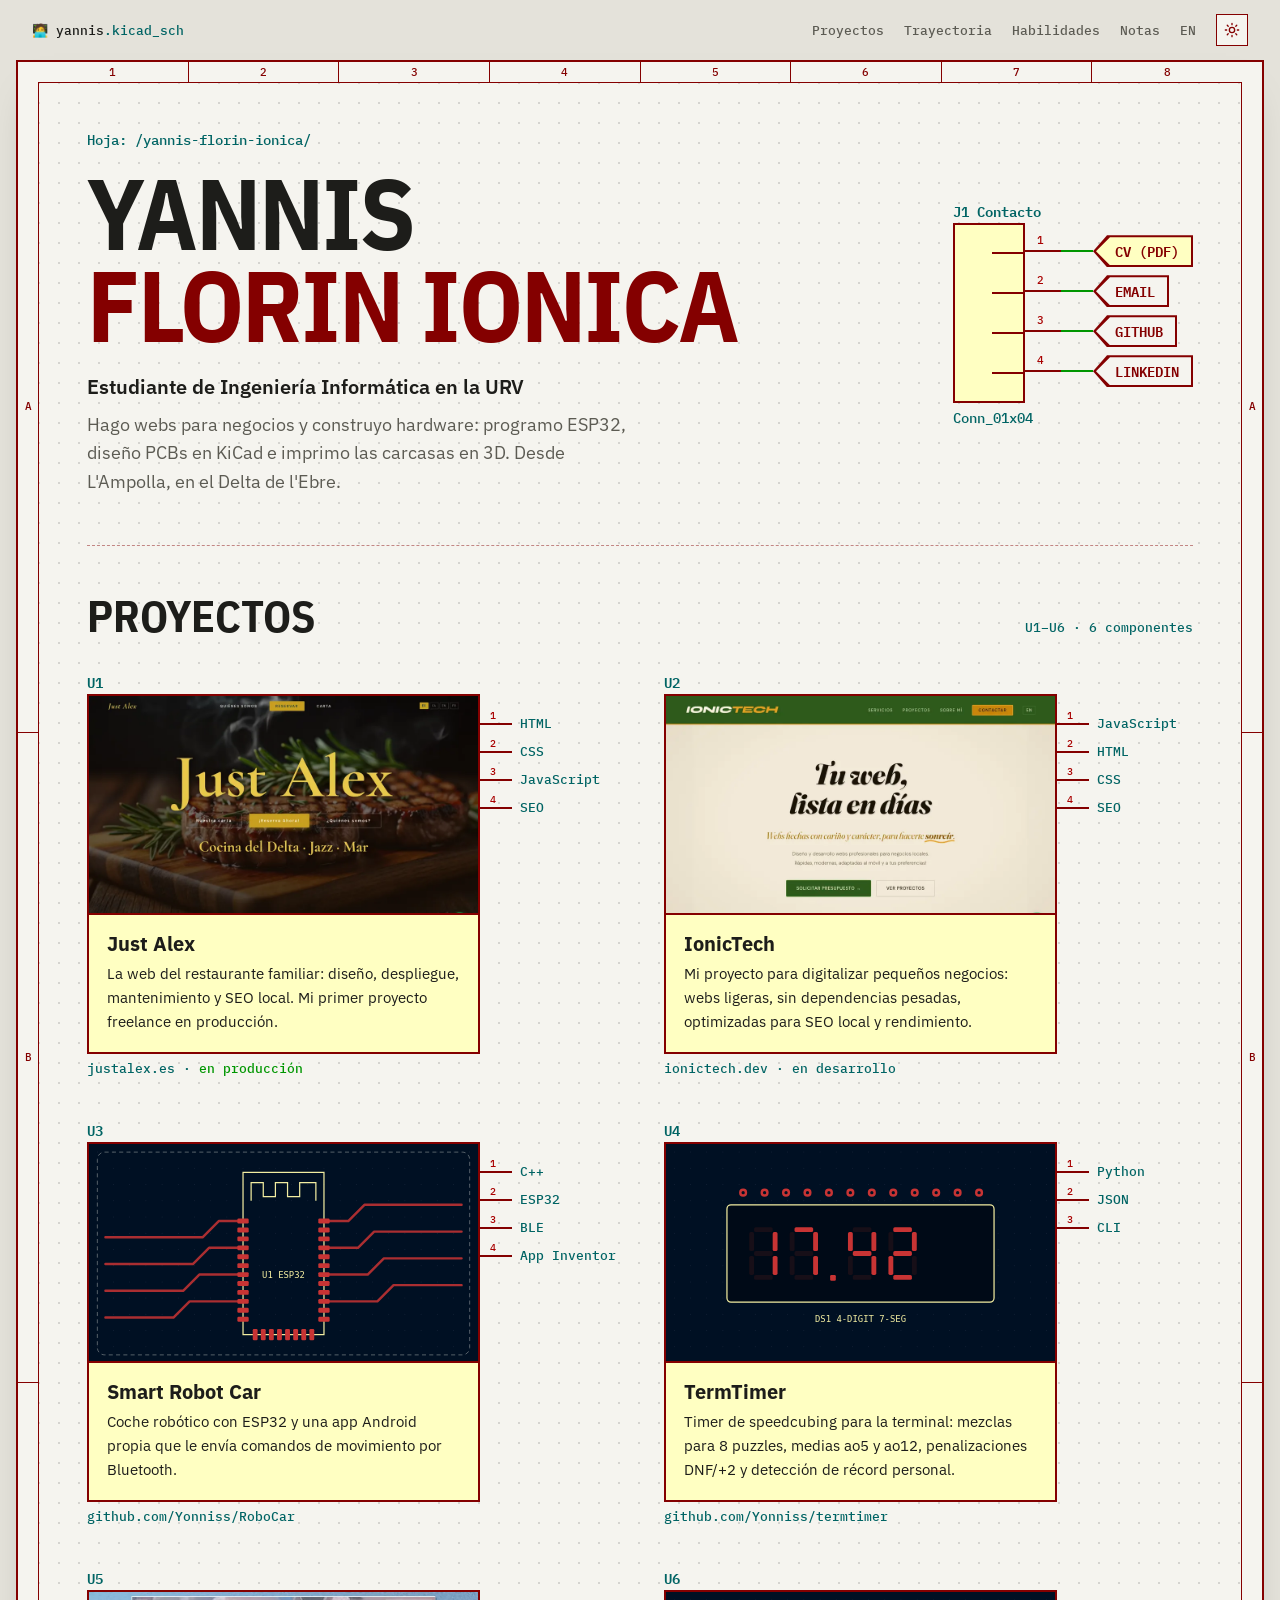
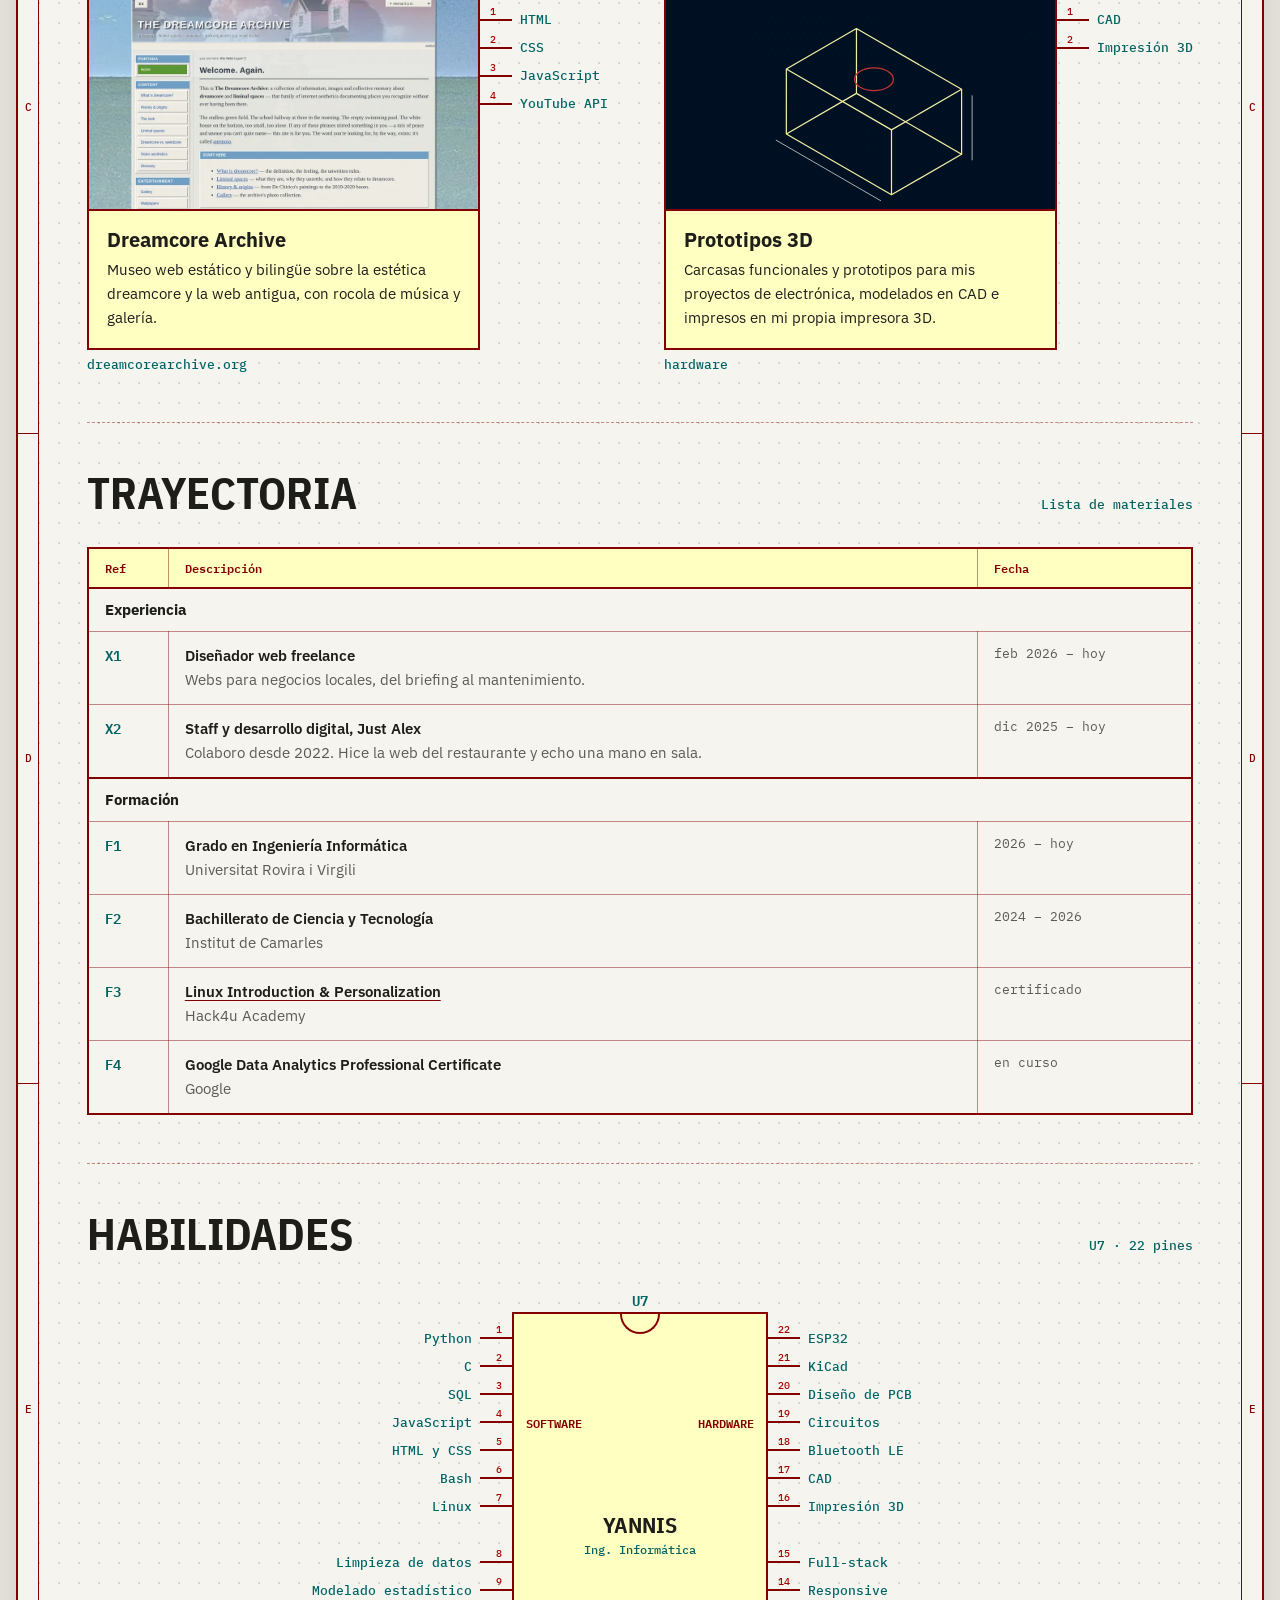
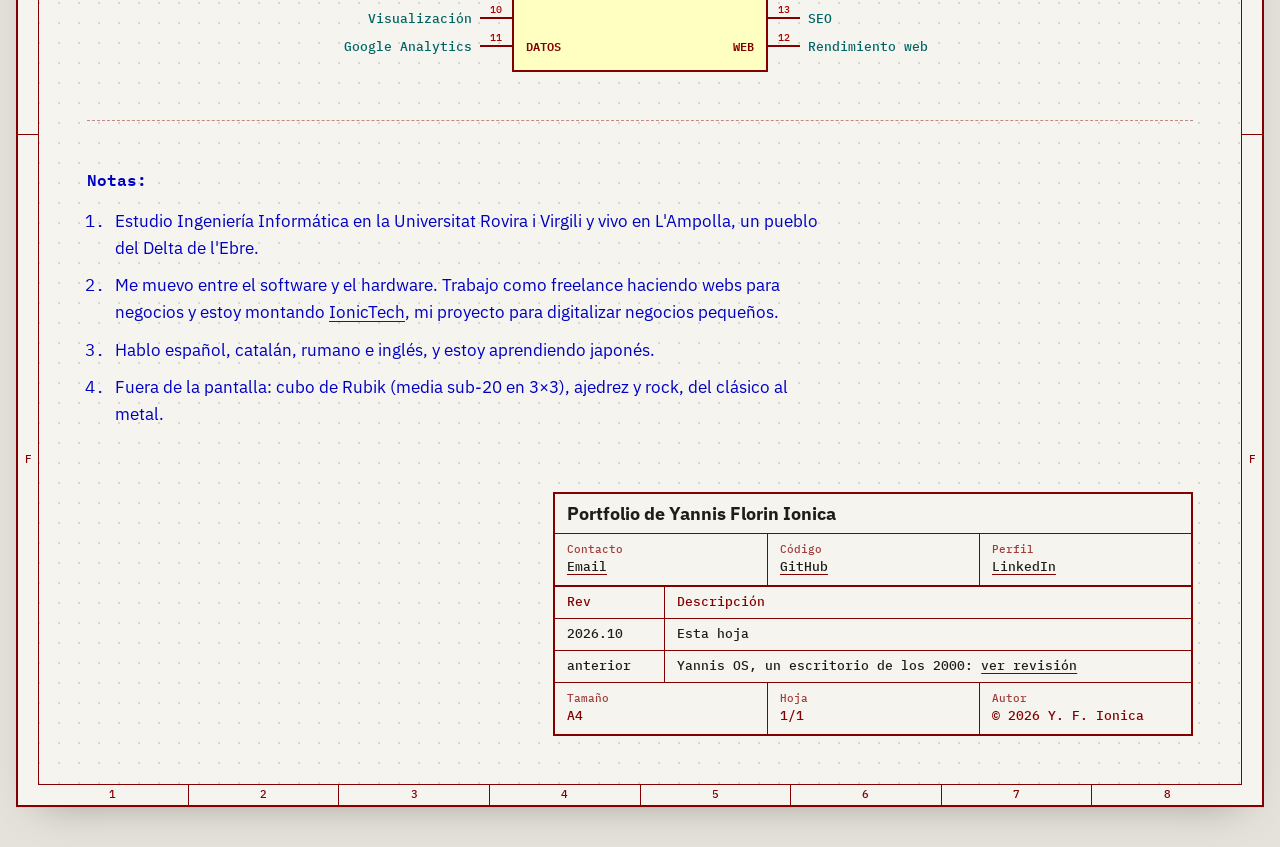
<file: index.html>
<!DOCTYPE html>
<html lang="es">
<head>
<meta charset="UTF-8">
<meta name="viewport" content="width=device-width, initial-scale=1.0">
<title>Yannis Florin Ionica | Software y electrónica</title>
<meta name="description" content="Yannis Florin Ionica, estudiante de Ingeniería Informática en la URV. Desarrollo webs para negocios, programo ESP32 y diseño PCBs. Proyectos, experiencia y CV.">
<meta name="author" content="Yannis Florin Ionica">
<link rel="canonical" href="https://yonniss.github.io/">
<link rel="alternate" hreflang="es" href="https://yonniss.github.io/">
<link rel="alternate" hreflang="en" href="https://yonniss.github.io/en.html">
<link rel="alternate" hreflang="x-default" href="https://yonniss.github.io/">

<link rel="icon" href="data:image/svg+xml,<svg xmlns='http://www.w3.org/2000/svg' viewBox='0 0 100 100'><text y='.9em' font-size='90'>%F0%9F%A7%91%E2%80%8D%F0%9F%92%BB</text></svg>">

<meta property="og:type"        content="website">
<meta property="og:url"         content="https://yonniss.github.io/">
<meta property="og:title"       content="Yannis Florin Ionica | Software y electrónica">
<meta property="og:description" content="Estudiante de Ingeniería Informática en la URV. Webs para negocios, ESP32 y diseño de PCBs.">
<meta property="og:image"       content="https://yonniss.github.io/og-image.svg">
<meta property="og:locale"      content="es_ES">
<meta name="twitter:card"        content="summary">
<meta name="twitter:title"       content="Yannis Florin Ionica | Software y electrónica">
<meta name="twitter:description" content="Estudiante de Ingeniería Informática en la URV. Webs para negocios, ESP32 y diseño de PCBs.">
<meta name="twitter:image"       content="https://yonniss.github.io/og-image.svg">

<script type="application/ld+json">
{
  "@context": "https://schema.org",
  "@type": "Person",
  "@id": "https://yonniss.github.io/#yannis",
  "name": "Yannis Florin Ionica",
  "givenName": "Yannis",
  "additionalName": "Florin",
  "familyName": "Ionica",
  "alternateName": ["Yannis Ionica", "Yannis Florin"],
  "jobTitle": "Founder & Software Engineer",
  "description": "Desarrollador freelance de L'Ampolla, Tarragona. Webs para negocios, aplicaciones web a medida, hardware, electrónica e IoT. Fundador de IonicTech.",
  "url": "https://yonniss.github.io",
  "image": "https://yonniss.github.io/og-image.svg",
  "nationality": { "@type": "Country", "name": "España" },
  "homeLocation": {
    "@type": "Place",
    "address": { "@type": "PostalAddress", "addressLocality": "L'Ampolla", "addressRegion": "Cataluña", "addressCountry": "ES" }
  },
  "alumniOf": { "@type": "CollegeOrUniversity", "name": "Universitat Rovira i Virgili" },
  "knowsAbout": ["Desarrollo Web", "JavaScript", "Python", "HTML", "CSS", "Hardware", "Electrónica", "IoT", "ESP32", "Linux", "KiCad", "PCB Design"],
  "worksFor": {
    "@type": "Organization",
    "@id": "https://ionictech.dev/#org",
    "name": "IonicTech",
    "url": "https://ionictech.dev",
    "founder": { "@id": "https://yonniss.github.io/#yannis" }
  },
  "sameAs": [
    "https://ionictech.dev",
    "https://www.linkedin.com/in/yannis-florin-ionica-b22506258/",
    "https://github.com/Yonniss",
    "https://www.instagram.com/yannisflorin25/"
  ]
}
</script>

<script>try { const t = localStorage.getItem('color-scheme'); if (t === 'light' || t === 'dark') document.documentElement.dataset.theme = t; } catch {}</script>
<link rel="preconnect" href="https://fonts.googleapis.com">
<link rel="preconnect" href="https://fonts.gstatic.com" crossorigin>
<link rel="stylesheet" href="https://fonts.googleapis.com/css2?family=IBM+Plex+Mono:wght@500;600&family=IBM+Plex+Sans+Condensed:wght@700&family=IBM+Plex+Sans:wght@400;600;700&display=swap">
<link rel="stylesheet" href="site.css">
</head>
<body>
<header class="bar">
  <span class="file">🧑‍💻 yannis<b>.kicad_sch</b></span>
  <nav aria-label="Secciones">
    <a href="#proyectos">Proyectos</a>
    <a href="#trayectoria">Trayectoria</a>
    <a href="#habilidades">Habilidades</a>
    <a href="#notas">Notas</a>
  </nav>
  <a href="en.html" hreflang="en" lang="en">EN</a>
  <button class="theme-toggle" type="button" aria-label="Cambiar a modo oscuro" data-label-light="Cambiar a modo oscuro" data-label-dark="Cambiar a modo claro">
    <svg class="sun" viewBox="0 0 24 24" fill="none" stroke="currentColor" stroke-width="2" stroke-linecap="round" aria-hidden="true"><circle cx="12" cy="12" r="4"/><path d="M12 2v2M12 20v2M4.9 4.9l1.4 1.4M17.7 17.7l1.4 1.4M2 12h2M20 12h2M4.9 19.1l1.4-1.4M17.7 6.3l1.4-1.4"/></svg>
    <svg class="moon" viewBox="0 0 24 24" fill="none" stroke="currentColor" stroke-width="2" stroke-linecap="round" stroke-linejoin="round" aria-hidden="true"><path d="M21 12.8A9 9 0 1 1 11.2 3a7 7 0 0 0 9.8 9.8z"/></svg>
  </button>
</header>

<div class="sheet">
  <div class="ruler h top" aria-hidden="true"><span>1</span><span>2</span><span>3</span><span>4</span><span>5</span><span>6</span><span>7</span><span>8</span></div>
  <div class="ruler h bottom" aria-hidden="true"><span>1</span><span>2</span><span>3</span><span>4</span><span>5</span><span>6</span><span>7</span><span>8</span></div>
  <div class="ruler v left" aria-hidden="true"><span>A</span><span>B</span><span>C</span><span>D</span><span>E</span><span>F</span></div>
  <div class="ruler v right" aria-hidden="true"><span>A</span><span>B</span><span>C</span><span>D</span><span>E</span><span>F</span></div>

  <main class="inner">
    <div class="hero">
      <div>
        <p class="sheet-name">Hoja: /yannis-florin-ionica/</p>
        <h1>Yannis<br><span>Florin Ionica</span></h1>
        <p class="role">Estudiante de Ingeniería Informática en la URV</p>
        <p class="bio">Hago webs para negocios y construyo hardware: programo ESP32, diseño PCBs en KiCad e imprimo las carcasas en 3D. Desde L'Ampolla, en el Delta de l'Ebre.</p>
      </div>
      <div class="conn">
        <span class="ref">J1 Contacto</span>
        <div class="row">
          <div class="body" aria-hidden="true"><i></i><i></i><i></i><i></i></div>
          <ul>
            <li><b aria-hidden="true">1</b><a class="glabel primary" href="CV%20provisional.pdf" target="_blank" rel="noopener">CV (PDF)</a></li>
            <li><b aria-hidden="true">2</b><a class="glabel" href="mailto:yanniselflorin@gmail.com">EMAIL</a></li>
            <li><b aria-hidden="true">3</b><a class="glabel" href="https://github.com/Yonniss" rel="me">GITHUB</a></li>
            <li><b aria-hidden="true">4</b><a class="glabel" href="https://www.linkedin.com/in/yannis-florin-ionica-b22506258/" rel="me">LINKEDIN</a></li>
          </ul>
        </div>
        <p class="value">Conn_01x04</p>
      </div>
    </div>

    <section class="section" id="proyectos" aria-labelledby="h-projects">
      <div class="section-head">
        <h2 id="h-projects">Proyectos</h2>
        <p>U1–U6 · 6 componentes</p>
      </div>
      <ul class="parts">
        <li class="part">
          <span class="ref">U1</span>
          <div class="row">
            <div class="box">
              <div class="shot"><img src="img/projects/justalex.webp" alt="Portada de la web de Just Alex" width="960" height="540" loading="lazy"></div>
              <div class="text">
                <h3><a href="https://justalex.es">Just Alex</a></h3>
                <p>La web del restaurante familiar: diseño, despliegue, mantenimiento y SEO local. Mi primer proyecto freelance en producción.</p>
              </div>
            </div>
            <ul class="pins" aria-label="Tecnologías"><li><b>1</b>HTML</li><li><b>2</b>CSS</li><li><b>3</b>JavaScript</li><li><b>4</b>SEO</li></ul>
          </div>
          <p class="value">justalex.es · <span class="live">en producción</span></p>
        </li>
        <li class="part">
          <span class="ref">U2</span>
          <div class="row">
            <div class="box">
              <div class="shot"><img src="img/projects/ionictech.webp" alt="Portada de la web de IonicTech" width="960" height="540" loading="lazy"></div>
              <div class="text">
                <h3><a href="https://ionictech.dev">IonicTech</a></h3>
                <p>Mi proyecto para digitalizar pequeños negocios: webs ligeras, sin dependencias pesadas, optimizadas para SEO local y rendimiento.</p>
              </div>
            </div>
            <ul class="pins" aria-label="Tecnologías"><li><b>1</b>JavaScript</li><li><b>2</b>HTML</li><li><b>3</b>CSS</li><li><b>4</b>SEO</li></ul>
          </div>
          <p class="value">ionictech.dev · en desarrollo</p>
        </li>
        <li class="part">
          <span class="ref">U3</span>
          <div class="row">
            <div class="box">
              <div class="shot"><img src="img/projects/robotcar.svg" alt="Dibujo de la huella de un módulo ESP32 con pistas de cobre" width="960" height="540" loading="lazy"></div>
              <div class="text">
                <h3><a href="https://github.com/Yonniss/RoboCar">Smart Robot Car</a></h3>
                <p>Coche robótico con ESP32 y una app Android propia que le envía comandos de movimiento por Bluetooth.</p>
              </div>
            </div>
            <ul class="pins" aria-label="Tecnologías"><li><b>1</b>C++</li><li><b>2</b>ESP32</li><li><b>3</b>BLE</li><li><b>4</b>App Inventor</li></ul>
          </div>
          <p class="value">github.com/Yonniss/RoboCar</p>
        </li>
        <li class="part">
          <span class="ref">U4</span>
          <div class="row">
            <div class="box">
              <div class="shot"><img src="img/projects/termtimer.svg" alt="Dibujo de un display de siete segmentos marcando un tiempo" width="960" height="540" loading="lazy"></div>
              <div class="text">
                <h3><a href="https://github.com/Yonniss/termtimer">TermTimer</a></h3>
                <p>Timer de speedcubing para la terminal: mezclas para 8 puzzles, medias ao5 y ao12, penalizaciones DNF/+2 y detección de récord personal.</p>
              </div>
            </div>
            <ul class="pins" aria-label="Tecnologías"><li><b>1</b>Python</li><li><b>2</b>JSON</li><li><b>3</b>CLI</li></ul>
          </div>
          <p class="value">github.com/Yonniss/termtimer</p>
        </li>
        <li class="part">
          <span class="ref">U5</span>
          <div class="row">
            <div class="box">
              <div class="shot"><img src="img/projects/dreamcore.webp" alt="Portada de Dreamcore Archive" width="960" height="540" loading="lazy"></div>
              <div class="text">
                <h3><a href="https://dreamcorearchive.org">Dreamcore Archive</a></h3>
                <p>Museo web estático y bilingüe sobre la estética dreamcore y la web antigua, con rocola de música y galería.</p>
              </div>
            </div>
            <ul class="pins" aria-label="Tecnologías"><li><b>1</b>HTML</li><li><b>2</b>CSS</li><li><b>3</b>JavaScript</li><li><b>4</b>YouTube API</li></ul>
          </div>
          <p class="value">dreamcorearchive.org</p>
        </li>
        <li class="part">
          <span class="ref">U6</span>
          <div class="row">
            <div class="box">
              <div class="shot"><img src="img/projects/prototipos.svg" alt="Dibujo isométrico de una carcasa" width="960" height="540" loading="lazy"></div>
              <div class="text">
                <h3>Prototipos 3D</h3>
                <p>Carcasas funcionales y prototipos para mis proyectos de electrónica, modelados en CAD e impresos en mi propia impresora 3D.</p>
              </div>
            </div>
            <ul class="pins" aria-label="Tecnologías"><li><b>1</b>CAD</li><li><b>2</b>Impresión 3D</li></ul>
          </div>
          <p class="value">hardware</p>
        </li>
      </ul>
    </section>

    <section class="section" id="trayectoria" aria-labelledby="h-journey">
      <div class="section-head">
        <h2 id="h-journey">Trayectoria</h2>
        <p>Lista de materiales</p>
      </div>
      <table class="bom">
        <thead><tr><th scope="col">Ref</th><th scope="col">Descripción</th><th scope="col">Fecha</th></tr></thead>
        <tbody>
          <tr class="group"><th colspan="3" scope="colgroup">Experiencia</th></tr>
          <tr><td>X1</td><td><strong>Diseñador web freelance</strong><span>Webs para negocios locales, del briefing al mantenimiento.</span></td><td>feb 2026 – hoy</td></tr>
          <tr><td>X2</td><td><strong>Staff y desarrollo digital, Just Alex</strong><span>Colaboro desde 2022. Hice la web del restaurante y echo una mano en sala.</span></td><td>dic 2025 – hoy</td></tr>
          <tr class="group"><th colspan="3" scope="colgroup">Formación</th></tr>
          <tr><td>F1</td><td><strong>Grado en Ingeniería Informática</strong><span>Universitat Rovira i Virgili</span></td><td>2026 – hoy</td></tr>
          <tr><td>F2</td><td><strong>Bachillerato de Ciencia y Tecnología</strong><span>Institut de Camarles</span></td><td>2024 – 2026</td></tr>
          <tr><td>F3</td><td><strong><a href="https://hack4u.io/certificate/1820-4016-4110-2781">Linux Introduction &amp; Personalization</a></strong><span>Hack4u Academy</span></td><td>certificado</td></tr>
          <tr><td>F4</td><td><strong>Google Data Analytics Professional Certificate</strong><span>Google</span></td><td>en curso</td></tr>
        </tbody>
      </table>
    </section>

    <section class="section" id="habilidades" aria-labelledby="h-skills">
      <div class="section-head">
        <h2 id="h-skills">Habilidades</h2>
        <p>U7 · 22 pines</p>
      </div>
      <div class="ic">
        <span class="ref">U7</span>
        <ul class="pins left" aria-label="Software y datos">
          <li>Python<b>1</b></li><li>C<b>2</b></li><li>SQL<b>3</b></li><li>JavaScript<b>4</b></li><li>HTML y CSS<b>5</b></li><li>Bash<b>6</b></li><li>Linux<b>7</b></li>
          <li class="gap" aria-hidden="true"></li>
          <li>Limpieza de datos<b>8</b></li><li>Modelado estadístico<b>9</b></li><li>Visualización<b>10</b></li><li>Google Analytics<b>11</b></li>
        </ul>
        <div class="chip">
          <div class="notch" aria-hidden="true"></div>
          <div class="group"><span>SOFTWARE</span><span>HARDWARE</span></div>
          <div><strong>Yannis</strong><span class="sub">Ing. Informática</span></div>
          <div class="group"><span>DATOS</span><span>WEB</span></div>
        </div>
        <ul class="pins" aria-label="Hardware y web">
          <li><b>22</b>ESP32</li><li><b>21</b>KiCad</li><li><b>20</b>Diseño de PCB</li><li><b>19</b>Circuitos</li><li><b>18</b>Bluetooth LE</li><li><b>17</b>CAD</li><li><b>16</b>Impresión 3D</li>
          <li class="gap" aria-hidden="true"></li>
          <li><b>15</b>Full-stack</li><li><b>14</b>Responsive</li><li><b>13</b>SEO</li><li><b>12</b>Rendimiento web</li>
        </ul>
      </div>
    </section>

    <section class="section notes" id="notas" aria-labelledby="h-notes">
      <h2 id="h-notes">Notas:</h2>
      <ol>
        <li>Estudio Ingeniería Informática en la Universitat Rovira i Virgili y vivo en L'Ampolla, un pueblo del Delta de l'Ebre.</li>
        <li>Me muevo entre el software y el hardware. Trabajo como freelance haciendo webs para negocios y estoy montando <a href="https://ionictech.dev">IonicTech</a>, mi proyecto para digitalizar negocios pequeños.</li>
        <li>Hablo español, catalán, rumano e inglés, y estoy aprendiendo japonés.</li>
        <li>Fuera de la pantalla: cubo de Rubik (media sub-20 en 3×3), ajedrez y rock, del clásico al metal.</li>
      </ol>
    </section>

    <div class="titleblock-wrap">
      <footer class="titleblock" aria-label="Cajetín">
        <div><p class="title">Portfolio de Yannis Florin Ionica</p></div>
        <div class="cols">
          <p><span>Contacto</span><a href="mailto:yanniselflorin@gmail.com">Email</a></p>
          <p><span>Código</span><a href="https://github.com/Yonniss">GitHub</a></p>
          <p><span>Perfil</span><a href="https://www.linkedin.com/in/yannis-florin-ionica-b22506258/">LinkedIn</a></p>
        </div>
        <div>
          <table class="revs">
            <thead><tr><th scope="col">Rev</th><th scope="col">Descripción</th></tr></thead>
            <tbody>
              <tr><td>2026.10</td><td>Esta hoja</td></tr>
              <tr><td>anterior</td><td>Yannis OS, un escritorio de los 2000: <a href="retro/">ver revisión</a></td></tr>
            </tbody>
          </table>
        </div>
        <div class="cols">
          <p><span>Tamaño</span>A4</p>
          <p><span>Hoja</span>1/1</p>
          <p><span>Autor</span>© 2026 Y. F. Ionica</p>
        </div>
      </footer>
    </div>
  </main>
</div>

<script>
  const toggle = document.querySelector('.theme-toggle');
  const root = document.documentElement;
  const isDark = () => (root.dataset.theme || (matchMedia('(prefers-color-scheme: dark)').matches ? 'dark' : 'light')) === 'dark';
  const sync = () => { root.dataset.theme = isDark() ? 'dark' : 'light'; toggle.setAttribute('aria-label', toggle.dataset[isDark() ? 'labelDark' : 'labelLight']); };
  sync();
  toggle.addEventListener('click', () => {
    root.dataset.theme = isDark() ? 'light' : 'dark';
    try { localStorage.setItem('color-scheme', root.dataset.theme); } catch {}
    sync();
  });
</script>
</body>
</html>
</file>
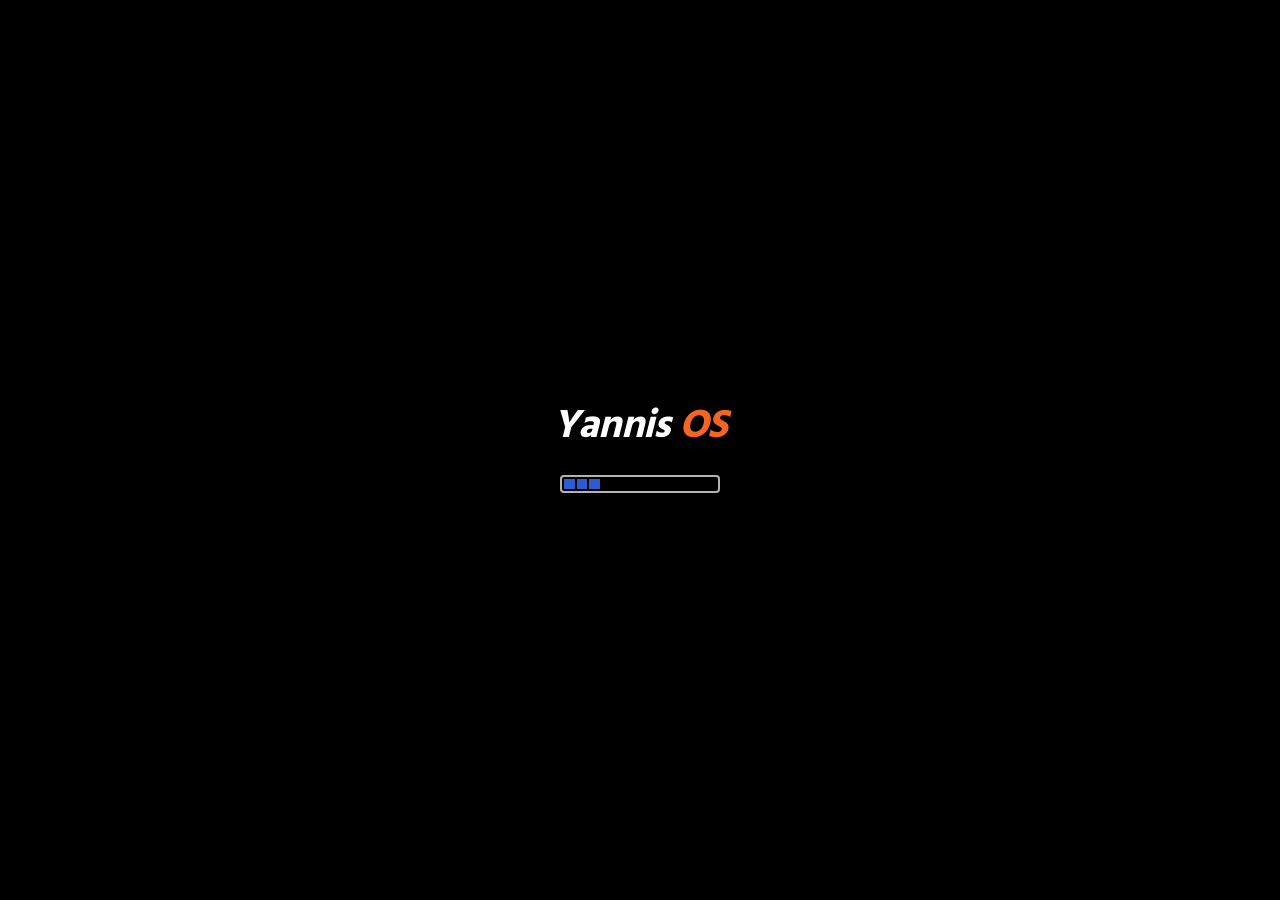
<file: retro/index.html>
<!DOCTYPE html>
<html lang="es" data-theme="aero">
<head>
<meta charset="UTF-8">
<meta name="viewport" content="width=device-width, initial-scale=1.0">
<title>Yannis Florin Ionica | Portfolio de software y electrónica</title>
<meta name="description" content="Portfolio de Yannis Florin Ionica: estudiante de Ingeniería Informática en la URV y desarrollador de software y electrónica. Webs, ESP32, IoT y más, dentro de un escritorio de los 2000.">
<meta name="author" content="Yannis Florin Ionica">
<link rel="canonical" href="https://yonniss.github.io/">
<meta name="robots" content="noindex">

<!-- Favicon -->
<link rel="icon" href="data:image/svg+xml,<svg xmlns='http://www.w3.org/2000/svg' viewBox='0 0 32 32'><text y='27' font-size='27'>🧑‍💻</text></svg>">

<!-- Open Graph -->
<meta property="og:type"        content="website">
<meta property="og:url"         content="https://yonniss.github.io">
<meta property="og:title"       content="Yannis Florin Ionica | Portfolio de software y electrónica">
<meta property="og:description" content="Portfolio de Yannis Florin Ionica: estudiante de Ingeniería Informática en la URV y desarrollador de software y electrónica. Webs, ESP32, IoT y más, dentro de un escritorio de los 2000.">
<meta property="og:image"       content="https://yonniss.github.io/og-image.svg">
<meta property="og:locale"      content="es_ES">

<!-- Twitter Card -->
<meta name="twitter:card"        content="summary">
<meta name="twitter:title"       content="Yannis Florin Ionica | Portfolio de software y electrónica">
<meta name="twitter:description" content="Portfolio de Yannis Florin Ionica: estudiante de Ingeniería Informática en la URV y desarrollador de software y electrónica. Webs, ESP32, IoT y más, dentro de un escritorio de los 2000.">
<meta name="twitter:image"       content="https://yonniss.github.io/og-image.svg">

<!-- JSON-LD: Person (Yannis Florin Ionica) — entidad canónica con sameAs cruzado a todas las plataformas -->
<script type="application/ld+json">
{
  "@context": "https://schema.org",
  "@type": "Person",
  "@id": "https://yonniss.github.io/#yannis",
  "name": "Yannis Florin Ionica",
  "givenName": "Yannis",
  "additionalName": "Florin",
  "familyName": "Ionica",
  "alternateName": ["Yannis Ionica", "Yannis Florin"],
  "jobTitle": "Founder & Software Engineer",
  "description": "Desarrollador freelance de L'Ampolla, Tarragona. Webs para negocios, aplicaciones web a medida, hardware, electrónica e IoT. Fundador de IonicTech.",
  "url": "https://yonniss.github.io",
  "image": "https://yonniss.github.io/og-image.svg",
  "nationality": {
    "@type": "Country",
    "name": "España"
  },
  "homeLocation": {
    "@type": "Place",
    "address": {
      "@type": "PostalAddress",
      "addressLocality": "L'Ampolla",
      "addressRegion": "Cataluña",
      "addressCountry": "ES"
    }
  },
  "knowsAbout": [
    "Desarrollo Web",
    "JavaScript",
    "Python",
    "HTML",
    "CSS",
    "Hardware",
    "Electrónica",
    "IoT",
    "Arduino",
    "ESP32",
    "Linux",
    "Raspberry Pi",
    "KiCad",
    "PCB Design"
  ],
  "worksFor": {
    "@type": "Organization",
    "@id": "https://ionictech.dev/#org",
    "name": "IonicTech",
    "url": "https://ionictech.dev",
    "founder": {
      "@id": "https://yonniss.github.io/#yannis"
    }
  },
  "sameAs": [
    "https://ionictech.dev",
    "https://www.linkedin.com/in/yannis-florin-ionica-b22506258/",
    "https://github.com/Yonniss",
    "https://www.instagram.com/yannisflorin25/"
  ]
}
</script>

<link rel="stylesheet" href="style.css">
<link rel="stylesheet" href="theme-aero.css">
<link rel="preconnect" href="https://fonts.googleapis.com">
<link rel="preconnect" href="https://fonts.gstatic.com" crossorigin>
<link href="https://fonts.googleapis.com/css2?family=Hind:wght@300;400;600&display=swap" rel="stylesheet">
<script>document.documentElement.classList.add('os')</script>
<script src="main.js" defer></script>
</head>
<body>

<svg width="0" height="0" style="position:absolute" aria-hidden="true">
  <defs>
    <linearGradient id="ga-meter" x1="0" x2="1"><stop offset="0" stop-color="#3cf05a"/><stop offset=".55" stop-color="#ffd23f"/><stop offset="1" stop-color="#ff4b2b"/></linearGradient>
    <linearGradient id="gi-folder-b" x1="0" y1="0" x2="0" y2="1"><stop offset="0" stop-color="#f3c04f"/><stop offset="1" stop-color="#c9860f"/></linearGradient>
    <linearGradient id="gi-folder-f" x1="0" y1="0" x2="0" y2="1"><stop offset="0" stop-color="#ffe9a0"/><stop offset=".5" stop-color="#fdd25c"/><stop offset="1" stop-color="#eaa92a"/></linearGradient>
    <linearGradient id="gi-paper" x1="0" y1="0" x2="1" y2="1"><stop offset="0" stop-color="#fff"/><stop offset="1" stop-color="#dce6f2"/></linearGradient>
  </defs>
  <symbol id="i-note" viewBox="0 0 32 32"><path d="M7 4h18v25H7z" fill="url(#gi-paper)" stroke="#5e7a9e"/><path d="M10 10h12M10 14h12M10 18h12M10 22h8" stroke="#3a6ad4"/><path d="M9 2v4M13 2v4M17 2v4M21 2v4" stroke="#444" stroke-width="1.5"/></symbol>
  <symbol id="i-folder" viewBox="0 0 32 32"><path d="M3 7h9l2 2h15v17H3z" fill="url(#gi-folder-b)" stroke="#a86d0c" stroke-width=".8"/><path d="M3 12h26v14H3z" fill="url(#gi-folder-f)" stroke="#c98a1a" stroke-width=".8"/><path d="M3 12h26v2H3z" fill="#fff" opacity=".45"/></symbol>
  <symbol id="i-pc" viewBox="0 0 32 32"><rect x="4" y="4" width="24" height="18" rx="2" fill="#cdd6e3" stroke="#59677a"/><rect x="7" y="7" width="18" height="12" fill="#3a8cf5"/><path d="M7 15q5-5 9-1t9-2v7H7z" fill="#5daf2c"/><path d="M12 22h8l2 6H10z" fill="#9aa7b8" stroke="#59677a"/></symbol>
  <symbol id="i-pdf" viewBox="0 0 32 32"><path d="M7 3h13l5 5v21H7z" fill="#fff" stroke="#888"/><path d="M20 3v5h5" fill="#ddd" stroke="#888"/><rect x="5" y="16" width="17" height="9" fill="#c8102e"/><text x="13.5" y="23" font-size="7" font-weight="700" fill="#fff" text-anchor="middle" font-family="Tahoma,sans-serif">CV</text></symbol>
  <symbol id="i-player" viewBox="0 0 32 32"><rect x="3" y="7" width="26" height="18" rx="2" fill="#2b2f36" stroke="#111"/><rect x="6" y="10" width="14" height="7" fill="#000"/><path d="M7 16l2-4 2 3 2-5 2 4 2-2 2 3" stroke="#3cf05a" fill="none"/><circle cx="24.5" cy="13.5" r="3" fill="#9aa"/><rect x="6" y="20" width="20" height="2" fill="#666"/></symbol>
  <symbol id="i-cube" viewBox="0 0 32 32"><path d="M16 3l12 6.5L16 16 4 9.5z" fill="#fff" stroke="#111"/><path d="M4 9.5L16 16v13L4 22.5z" fill="#e8312f" stroke="#111"/><path d="M28 9.5L16 16v13l12-6.5z" fill="#1f6fe0" stroke="#111"/><path d="M8 7.3l12 6.5M12 5.2l12 6.5M8 11.7v13M12 13.8v13M20 13.8v13M24 11.7v13M4 14l12 6.5M4 18.3l12 6.5M28 14l-12 6.5M28 18.3l-12 6.5" stroke="#111" stroke-width=".7" fill="none"/></symbol>
  <symbol id="i-mail" viewBox="0 0 32 32"><rect x="3" y="8" width="26" height="17" fill="#fff" stroke="#5e7a9e"/><path d="M3 8l13 10L29 8" fill="none" stroke="#5e7a9e"/><rect x="22" y="10" width="5" height="5" fill="#e8312f"/></symbol>
  <symbol id="i-bin" viewBox="0 0 32 32"><path d="M8 9h16l-1.6 19H9.6z" fill="#dfeaf5" stroke="#5b7a96"/><rect x="7" y="6" width="18" height="3" rx="1" fill="#b8cde0" stroke="#5b7a96"/><path d="M13 12v13M16 12v13M19 12v13" stroke="#8aa5bf"/><path d="M11 15l4 4M18 14l-3 6" stroke="#c8102e" stroke-width="1.2"/></symbol>
  <symbol id="i-html" viewBox="0 0 32 32"><path d="M7 3h13l5 5v21H7z" fill="#fff" stroke="#888"/><path d="M20 3v5h5" fill="#ddd" stroke="#888"/><path d="M13 15l-3 3 3 3M19 15l3 3-3 3M17 14l-2 8" stroke="#e8701a" fill="none" stroke-width="1.4"/></symbol>
  <symbol id="i-web" viewBox="0 0 32 32"><circle cx="16" cy="16" r="12" fill="#4b97f0" stroke="#1d4f9c"/><path d="M6 12q4 2 6 0t5 2 3 6-2 6M18 5q-1 4 2 5t6 3" fill="#5daf2c" stroke="none"/><path d="M4 16h24M16 4c-6 6-6 18 0 24M16 4c6 6 6 18 0 24" stroke="#e8f2ff" fill="none" stroke-width=".8"/></symbol>
  <symbol id="i-bolt" viewBox="0 0 32 32"><rect x="4" y="4" width="24" height="24" rx="5" fill="#0d4fc4"/><path d="M18 6l-8 12h6l-2 8 8-12h-6z" fill="#ffd23f"/></symbol>
  <symbol id="i-chip" viewBox="0 0 32 32"><rect x="9" y="9" width="14" height="14" rx="1" fill="#222"/><path d="M12 9V4M16 9V4M20 9V4M12 28v-5M16 28v-5M20 28v-5M9 12H4M9 16H4M9 20H4M28 12h-5M28 16h-5M28 20h-5" stroke="#b9b9b9" stroke-width="2"/><circle cx="12" cy="12" r="1.2" fill="#888"/></symbol>
  <symbol id="i-term" viewBox="0 0 32 32"><rect x="3" y="6" width="26" height="20" rx="2" fill="#1b1b1b" stroke="#555"/><rect x="3" y="6" width="26" height="3" fill="#555"/><path d="M7 13l4 3-4 3M13 20h6" stroke="#ddd" fill="none" stroke-width="1.5"/></symbol>
  <symbol id="i-moon" viewBox="0 0 32 32"><rect x="3" y="3" width="26" height="26" rx="3" fill="#2a1f4d"/><path d="M19 7a10 10 0 1 0 6 14A8 8 0 0 1 19 7z" fill="#f7e9a0"/><circle cx="9" cy="9" r="1" fill="#fff"/><circle cx="24" cy="10" r=".8" fill="#fff"/></symbol>
  <symbol id="i-printer" viewBox="0 0 32 32"><path d="M5 5h22v4H5z" fill="#9aa7b8" stroke="#59677a"/><path d="M5 9h3v18H5zM24 9h3v18h-3z" fill="#cdd6e3" stroke="#59677a"/><path d="M8 25h16v2H8z" fill="#59677a"/><path d="M12 25v-6l4-3 4 3v6z" fill="#ffb347" stroke="#a15c00"/><path d="M15 9h2v4h-2z" fill="#333"/></symbol>
  <symbol id="i-link" viewBox="0 0 32 32"><rect x="4" y="4" width="24" height="24" rx="3" fill="#fff" stroke="#5e7a9e"/><path d="M13 19l6-6M11 16l-2 2a3 3 0 0 0 5 5l2-2M21 16l2-2a3 3 0 0 0-5-5l-2 2" stroke="#215dc6" stroke-width="2" fill="none"/></symbol>
</svg>

<main class="desktop" id="desktop">
  <svg class="wallpaper" viewBox="0 0 1600 1000" preserveAspectRatio="xMidYMid slice" aria-hidden="true">
    <!-- El Delta de l'Ebre, más o menos -->
    <g class="wp-aero">
      <image href="img/aero/wallpaper.jpg" width="1600" height="1000" preserveAspectRatio="xMidYMid slice"/>
      <image class="bubble" href="img/aero/bubble.png" x="230" y="430" width="110" height="110"/>
      <image class="bubble" href="img/aero/bubble.png" x="380" y="520" width="50" height="50"/>
      <image class="bubble" href="img/aero/bubble.png" x="700" y="380" width="70" height="70"/>
      <image class="bubble" href="img/aero/bubble.png" x="1020" y="540" width="140" height="140"/>
      <image class="bubble" href="img/aero/bubble.png" x="1240" y="420" width="60" height="60"/>
      <image class="bubble" href="img/aero/bubble.png" x="560" y="760" width="90" height="90"/>
      <image class="bubble" href="img/aero/bubble.png" x="880" y="820" width="44" height="44"/>
      <image class="bubble" href="img/aero/bubble.png" x="1460" y="560" width="96" height="96"/>
      <image class="bubble" href="img/aero/bubble.png" x="120" y="820" width="64" height="64"/>
    </g>
  </svg>

  <nav class="icons" aria-label="Escritorio">
    <a class="icon" href="../"><svg><use href="#i-web"/></svg><span>Volver a la web</span></a>
    <button class="icon" data-open="w-about"><svg><use href="#i-note"/></svg><span>sobre_mi.txt</span></button>
    <button class="icon" data-open="w-projects"><svg><use href="#i-folder"/></svg><span>Proyectos</span></button>
    <button class="icon" data-open="w-system"><svg><use href="#i-pc"/></svg><span>Mi PC</span></button>
    <a class="icon" href="../CV%20provisional.pdf" target="_blank" rel="noopener"><svg><use href="#i-pdf"/></svg><span>CV.pdf</span></a>
    <button class="icon" data-open="w-player"><svg><use href="#i-player"/></svg><span>Reproductor</span></button>
    <button class="icon" data-open="w-cube"><svg><use href="#i-cube"/></svg><span>Cubo.exe</span></button>
    <button class="icon" data-open="w-mail"><svg><use href="#i-mail"/></svg><span>Correo</span></button>
    <button class="icon" data-open="w-bin"><svg><use href="#i-bin"/></svg><span>Papelera</span></button>
  </nav>

  <div class="nameplate">
    <h1>Yannis Florin Ionica</h1>
    <p>Software y electrónica. Portfolio, edición 2026</p>
  </div>

  <aside class="gadgets" aria-label="Gadgets">
    <div class="gadget g-clock"><svg viewBox="0 0 100 100" aria-hidden="true">
      <image href="img/aero/clock-face.png" width="100" height="100"/>
      <line class="h" x1="50" y1="50" x2="50" y2="29" stroke="#1d2e3d" stroke-width="4" stroke-linecap="round"/>
      <line class="m" x1="50" y1="50" x2="50" y2="17" stroke="#1d2e3d" stroke-width="3" stroke-linecap="round"/>
      <line class="s" x1="50" y1="56" x2="50" y2="13" stroke="#e04b00" stroke-width="1.5" stroke-linecap="round"/>
      <circle cx="50" cy="50" r="3.5" fill="#1d2e3d"/>
      <image href="img/aero/clock-glass.png" width="100" height="100"/>
    </svg></div>
    <div class="gadget g-np">
      <p class="g-title">Ahora suena</p>
      <p class="g-track" data-idle="Silencio. Abre el Reproductor y dale al ▶." data-paused="En pausa.">Silencio. Abre el Reproductor y dale al ▶.</p>
      <button class="btn" data-open="w-player">Reproductor</button>
    </div>
    <div class="gadget g-meter">
      <p class="g-title">Niveles</p>
      <svg viewBox="0 0 120 70" aria-hidden="true">
        <path d="M10 62A50 50 0 0 1 110 62" stroke="rgba(0,0,0,.35)" stroke-width="10" fill="none"/>
        <path d="M10 62A50 50 0 0 1 110 62" stroke="url(#ga-meter)" stroke-width="7" fill="none"/>
        <line class="needle n-caf" x1="60" y1="62" x2="60" y2="20" stroke="#8fe7ff" stroke-width="3" stroke-linecap="round"/>
        <line class="needle n-rock" x1="60" y1="62" x2="60" y2="16" stroke="#ff7a45" stroke-width="3" stroke-linecap="round"/>
        <circle cx="60" cy="62" r="5" fill="#e9f3fb" stroke="#2b3f54"/>
      </svg>
      <p class="g-legend"><span class="caf">Cafeína</span><span class="rock">Rock</span></p>
    </div>
  </aside>

  <!-- ═══ sobre_mi.txt ═══ -->
  <section class="win" id="w-about" data-icon="i-note" data-short="sobre_mi.txt" data-pos="130,24" style="--w:36rem" aria-labelledby="t-about" tabindex="-1">
    <header class="titlebar"><svg class="ti"><use href="#i-note"/></svg><h2 id="t-about">sobre_mi.txt - Bloc de notas</h2>
      <div class="wbtns"><button class="min" aria-label="Minimizar"></button><button class="max" aria-label="Maximizar"></button><button class="close" aria-label="Cerrar"></button></div></header>
    <div class="menubar" aria-hidden="true"><span>Archivo</span><span>Edición</span><span>Formato</span><span>Ver</span><span>Ayuda</span></div>
    <div class="wbody">
      <div class="notepad">
        <p>Hola, soy Yannis.</p>
        <p>Estudio Ingeniería Informática en la Universitat Rovira i Virgili y vivo en L'Ampolla, un pueblo del Delta de l'Ebre (sí, el del fondo de pantalla).</p>
        <p>Me muevo entre el software y el hardware: hago webs y aplicaciones, diseño PCBs en KiCad, programo ESP32 e imprimo en 3D las carcasas. Trabajo como freelance haciendo webs para negocios y estoy montando <a href="https://ionictech.dev" target="_blank" rel="noopener">IonicTech</a>, mi proyecto para digitalizar negocios pequeños.</p>
        <p>Fuera de la pantalla: cubo de Rubik (media sub-20 en 3×3), ajedrez (900 ELO, subiendo) y rock a todo volumen, del clásico al metal.</p>
        <p>Hablo español, catalán, rumano e inglés, y estoy aprendiendo japonés.</p>
        <p>Abre la carpeta Proyectos para ver lo que he hecho, o el Correo si quieres hablar.</p>
      </div>
    </div>
    <div class="statusbar">Lín 1, col 1</div>
  </section>

  <!-- ═══ Proyectos ═══ -->
  <section class="win" id="w-projects" data-icon="i-folder" data-short="Proyectos" data-pos="560,130" style="--w:40rem" aria-labelledby="t-projects" tabindex="-1">
    <header class="titlebar"><svg class="ti"><use href="#i-folder"/></svg><h2 id="t-projects">Proyectos</h2>
      <div class="wbtns"><button class="min" aria-label="Minimizar"></button><button class="max" aria-label="Maximizar"></button><button class="close" aria-label="Cerrar"></button></div></header>
    <div class="address"><span aria-hidden="true">Dirección</span><span>C:\Documents and Settings\Yannis\Proyectos</span></div>
    <div class="wbody explorer">
      <aside class="taskpane">
        <section><h3>Otros sitios</h3>
          <ul>
            <li><a href="https://github.com/Yonniss" target="_blank" rel="noopener">GitHub</a></li>
            <li><a href="https://ionictech.dev" target="_blank" rel="noopener">IonicTech</a></li>
          </ul>
        </section>
        <section><h3>Detalles</h3><ul><li>6 proyectos. Haz clic en uno para ver sus propiedades.</li></ul></section>
      </aside>
      <div class="files">
        <button class="icon" data-open="w-p-ionic"><svg><use href="#i-bolt"/></svg><span>IonicTech</span></button>
        <button class="icon" data-open="w-p-alex"><svg><use href="#i-web"/></svg><span>Just Alex</span></button>
        <button class="icon" data-open="w-p-robot"><svg><use href="#i-chip"/></svg><span>Smart Robot Car</span></button>
        <button class="icon" data-open="w-p-term"><svg><use href="#i-term"/></svg><span>TermTimer</span></button>
        <button class="icon" data-open="w-p-dream"><svg><use href="#i-moon"/></svg><span>Dreamcore Archive</span></button>
        <button class="icon" data-open="w-p-3d"><svg><use href="#i-printer"/></svg><span>Prototipos 3D</span></button>
      </div>
    </div>
    <div class="statusbar">6 objetos</div>
  </section>

  <section class="win props" id="w-p-ionic" data-icon="i-bolt" data-short="IonicTech" style="--w:28rem" aria-labelledby="t-p-ionic" tabindex="-1">
    <header class="titlebar"><svg class="ti"><use href="#i-bolt"/></svg><h2 id="t-p-ionic">Propiedades de IonicTech</h2>
      <div class="wbtns"><button class="min" aria-label="Minimizar"></button><button class="max" aria-label="Maximizar"></button><button class="close" aria-label="Cerrar"></button></div></header>
    <div class="wbody">
      <div class="head"><svg><use href="#i-bolt"/></svg><div><h3>IonicTech</h3><p>Proyecto propio, en desarrollo</p></div></div>
      <dl>
        <dt>Descripción</dt><dd>Plataforma para digitalizar pequeños negocios: webs ligeras, sin dependencias pesadas, optimizadas para SEO local y rendimiento.</dd>
        <dt>Tecnologías</dt><dd>JavaScript, HTML5, CSS3, SEO, rendimiento web</dd>
      </dl>
      <div class="dlg-actions"><a class="btn" href="https://ionictech.dev" target="_blank" rel="noopener">Abrir ionictech.dev</a><button class="btn" data-close>Aceptar</button></div>
    </div>
  </section>

  <section class="win props" id="w-p-alex" data-icon="i-web" data-short="Just Alex" style="--w:28rem" aria-labelledby="t-p-alex" tabindex="-1">
    <header class="titlebar"><svg class="ti"><use href="#i-web"/></svg><h2 id="t-p-alex">Propiedades de Just Alex</h2>
      <div class="wbtns"><button class="min" aria-label="Minimizar"></button><button class="max" aria-label="Maximizar"></button><button class="close" aria-label="Cerrar"></button></div></header>
    <div class="wbody">
      <div class="head"><svg><use href="#i-web"/></svg><div><h3>Just Alex</h3><p>Web de un restaurante, en producción</p></div></div>
      <dl>
        <dt>Descripción</dt><dd>La web oficial del restaurante familiar: diseño, despliegue y mantenimiento, con SEO local. Mi primer proyecto freelance en producción.</dd>
        <dt>Tecnologías</dt><dd>HTML, CSS, JavaScript, SEO</dd>
      </dl>
      <div class="dlg-actions"><a class="btn" href="https://justalex.es" target="_blank" rel="noopener">Abrir justalex.es</a><button class="btn" data-close>Aceptar</button></div>
    </div>
  </section>

  <section class="win props" id="w-p-robot" data-icon="i-chip" data-short="Robot Car" style="--w:28rem" aria-labelledby="t-p-robot" tabindex="-1">
    <header class="titlebar"><svg class="ti"><use href="#i-chip"/></svg><h2 id="t-p-robot">Propiedades de Smart Robot Car</h2>
      <div class="wbtns"><button class="min" aria-label="Minimizar"></button><button class="max" aria-label="Maximizar"></button><button class="close" aria-label="Cerrar"></button></div></header>
    <div class="wbody">
      <div class="head"><svg><use href="#i-chip"/></svg><div><h3>Smart Robot Car</h3><p>Hardware y app móvil</p></div></div>
      <dl>
        <dt>Descripción</dt><dd>Un coche robótico con ESP32 y una app Android propia que le manda comandos de movimiento por Bluetooth.</dd>
        <dt>Tecnologías</dt><dd>C++, ESP32, Bluetooth LE, MIT App Inventor</dd>
      </dl>
      <div class="dlg-actions"><a class="btn" href="https://github.com/Yonniss/RoboCar" target="_blank" rel="noopener">Ver en GitHub</a><button class="btn" data-close>Aceptar</button></div>
    </div>
  </section>

  <section class="win props" id="w-p-term" data-icon="i-term" data-short="TermTimer" style="--w:28rem" aria-labelledby="t-p-term" tabindex="-1">
    <header class="titlebar"><svg class="ti"><use href="#i-term"/></svg><h2 id="t-p-term">Propiedades de TermTimer</h2>
      <div class="wbtns"><button class="min" aria-label="Minimizar"></button><button class="max" aria-label="Maximizar"></button><button class="close" aria-label="Cerrar"></button></div></header>
    <div class="wbody">
      <div class="head"><svg><use href="#i-term"/></svg><div><h3>TermTimer</h3><p>Herramienta de terminal</p></div></div>
      <dl>
        <dt>Descripción</dt><dd>Timer de speedcubing para la terminal: mezclas para 8 puzzles (de 2×2 a 7×7, Megaminx y Pyraminx), estadísticas ao5 y ao12, penalizaciones DNF/+2 y detección de PB. Cubo.exe, en el escritorio, es su hermano pequeño.</dd>
        <dt>Tecnologías</dt><dd>Python, JSON, CLI</dd>
      </dl>
      <div class="dlg-actions"><a class="btn" href="https://github.com/Yonniss/termtimer" target="_blank" rel="noopener">Ver en GitHub</a><button class="btn" data-close>Aceptar</button></div>
    </div>
  </section>

  <section class="win props" id="w-p-dream" data-icon="i-moon" data-short="Dreamcore" style="--w:28rem" aria-labelledby="t-p-dream" tabindex="-1">
    <header class="titlebar"><svg class="ti"><use href="#i-moon"/></svg><h2 id="t-p-dream">Propiedades de Dreamcore Archive</h2>
      <div class="wbtns"><button class="min" aria-label="Minimizar"></button><button class="max" aria-label="Maximizar"></button><button class="close" aria-label="Cerrar"></button></div></header>
    <div class="wbody">
      <div class="head"><svg><use href="#i-moon"/></svg><div><h3>Dreamcore Archive</h3><p>Museo digital, bilingüe</p></div></div>
      <dl>
        <dt>Descripción</dt><dd>Un museo estático dedicado a la estética dreamcore y a la web antigua, con rocola de música, galería y navegación maximalista. Una habitación en la que crees haber estado, pero no recuerdas cuándo.</dd>
        <dt>Tecnologías</dt><dd>HTML, CSS, JavaScript, YouTube API</dd>
      </dl>
      <div class="dlg-actions"><a class="btn" href="https://dreamcorearchive.org" target="_blank" rel="noopener">Abrir dreamcorearchive.org</a><button class="btn" data-close>Aceptar</button></div>
    </div>
  </section>

  <section class="win props" id="w-p-3d" data-icon="i-printer" data-short="Prototipos 3D" style="--w:28rem" aria-labelledby="t-p-3d" tabindex="-1">
    <header class="titlebar"><svg class="ti"><use href="#i-printer"/></svg><h2 id="t-p-3d">Propiedades de Prototipos 3D</h2>
      <div class="wbtns"><button class="min" aria-label="Minimizar"></button><button class="max" aria-label="Maximizar"></button><button class="close" aria-label="Cerrar"></button></div></header>
    <div class="wbody">
      <div class="head"><svg><use href="#i-printer"/></svg><div><h3>Prototipos 3D</h3><p>Hardware</p></div></div>
      <dl>
        <dt>Descripción</dt><dd>Carcasas funcionales y prototipos para mis proyectos de electrónica, modelados en CAD e impresos en mi propia impresora 3D.</dd>
        <dt>Tecnologías</dt><dd>Modelado CAD, impresión 3D, prototipado rápido</dd>
      </dl>
      <div class="dlg-actions"><button class="btn" data-close>Aceptar</button></div>
    </div>
  </section>

  <!-- ═══ Mi PC: propiedades del sistema ═══ -->
  <section class="win" id="w-system" data-icon="i-pc" data-short="Propiedades del sistema" style="--w:32rem" aria-labelledby="t-system" tabindex="-1">
    <header class="titlebar"><svg class="ti"><use href="#i-pc"/></svg><h2 id="t-system">Propiedades del sistema</h2>
      <div class="wbtns"><button class="min" aria-label="Minimizar"></button><button class="max" aria-label="Maximizar"></button><button class="close" aria-label="Cerrar"></button></div></header>
    <div class="tabs" role="tablist">
      <button role="tab" id="tab-general" aria-controls="pan-general" aria-selected="true">General</button>
      <button role="tab" id="tab-hw" aria-controls="pan-hw" aria-selected="false">Hardware</button>
      <button role="tab" id="tab-log" aria-controls="pan-log" aria-selected="false">Historial</button>
    </div>
    <div class="wbody" style="padding:0">
      <div class="tabpanel" role="tabpanel" id="pan-general" aria-labelledby="tab-general">
        <div class="sysinfo">
          <span class="oslogo" aria-hidden="true">🧑‍💻</span>
          <div>
            <h3>Sistema</h3>
            <p>Yannis OS, edición 2026</p>
            <h3>Registrado a nombre de</h3>
            <p>Yannis Florin Ionica<br>L'Ampolla, Tarragona</p>
            <h3>Equipo</h3>
            <p>Ingeniería Informática, Universitat Rovira i Virgili<br>Idiomas: español, catalán, rumano, inglés (B1) y japonés (aprendiendo)</p>
            <h3>Créditos del tema Aero</h3>
            <p class="credits">Fondo montado a partir de fotos de <a href="https://commons.wikimedia.org/wiki/File:Blue_sky_with_white_clouds_over_Egyptian_landscape_2026.jpg" target="_blank" rel="noopener">Serfezi</a> (CC BY 4.0) y <a href="https://commons.wikimedia.org/wiki/File:The_Lawn_After_A_Shower_(9161661782).jpg" target="_blank" rel="noopener">James Mann</a> (CC BY 2.0). Iconos <a href="https://github.com/KDE/oxygen-icons" target="_blank" rel="noopener">Oxygen</a> de KDE (LGPL-3.0).</p>
          </div>
        </div>
      </div>
      <div class="tabpanel tree" role="tabpanel" id="pan-hw" aria-labelledby="tab-hw">
        <h3>Administrador de dispositivos</h3>
        <details open><summary>Software</summary><ul><li>Python</li><li>C</li><li>SQL</li><li>Bash y Linux</li><li>JavaScript</li><li>HTML / CSS</li></ul></details>
        <details open><summary>Hardware e ingeniería</summary><ul><li>ESP32</li><li>KiCad (diseño de PCB)</li><li>Impresión 3D y modelado CAD</li><li>Análisis de circuitos</li><li>Bluetooth LE</li></ul></details>
        <details><summary>Web</summary><ul><li>Full-stack</li><li>SEO</li><li>Diseño responsive</li><li>Rendimiento web</li></ul></details>
        <details><summary>Datos</summary><ul><li>Modelado estadístico</li><li>Limpieza de datos</li><li>Visualización</li><li>Google Analytics</li></ul></details>
      </div>
      <div class="tabpanel" role="tabpanel" id="pan-log" aria-labelledby="tab-log">
        <h3>Experiencia</h3>
        <ul class="log">
          <li><b>Diseñador web freelance</b><span>Feb 2026 – hoy. Webs para negocios locales, del briefing al mantenimiento.</span></li>
          <li><b>Staff y desarrollo digital, Just Alex</b><span>Dic 2025 – hoy (colaboro desde 2022). Hice la web del restaurante y echo una mano en sala.</span></li>
        </ul>
        <h3 style="margin-top:12px">Formación</h3>
        <ul class="log">
          <li><b>Grado en Ingeniería Informática, URV</b><span>Sep 2026 – hoy</span></li>
          <li><b>Bachillerato de Ciencia y Tecnología</b><span>Institut de Camarles, 2024 – 2026</span></li>
          <li><b><a href="https://hack4u.io/certificate/1820-4016-4110-2781" target="_blank" rel="noopener">Linux Introduction & Personalization</a></b><span>Hack4u Academy</span></li>
          <li><b>Google Data Analytics Professional</b><span>Google, en curso</span></li>
        </ul>
      </div>
      <div class="dlg-actions" style="margin:0 8px 8px"><a class="btn" href="../CV%20provisional.pdf" target="_blank" rel="noopener">Abrir CV</a><button class="btn" data-close>Aceptar</button></div>
    </div>
  </section>

  <!-- ═══ Reproductor ═══ -->
  <section class="win player" id="w-player" data-icon="i-player" data-short="Reproductor" style="--w:22rem" aria-labelledby="t-player" tabindex="-1">
    <header class="titlebar"><svg class="ti"><use href="#i-player"/></svg><h2 id="t-player">Reproductor</h2>
      <div class="wbtns"><button class="min" aria-label="Minimizar"></button><button class="max" aria-label="Maximizar"></button><button class="close" aria-label="Cerrar"></button></div></header>
    <div class="wbody">
      <div class="lcd">
        <span class="time" aria-hidden="true">00:00</span>
        <span class="track"><span>riff_original.wav — sintetizado en tu navegador</span></span>
        <canvas width="320" height="60" aria-hidden="true"></canvas>
      </div>
      <div class="transport">
        <button class="play" aria-label="Reproducir" aria-pressed="false">▶</button>
        <button class="stop" aria-label="Parar">■</button>
      </div>
      <ol class="playlist">
        <li>riff_original.wav</li>
        <li><a href="https://www.youtube.com/results?search_query=AC%2FDC+Back+in+Black" target="_blank" rel="noopener">AC/DC – Back in Black</a></li>
        <li><a href="https://www.youtube.com/results?search_query=Led+Zeppelin+Whole+Lotta+Love" target="_blank" rel="noopener">Led Zeppelin – Whole Lotta Love</a></li>
        <li><a href="https://www.youtube.com/results?search_query=Deep+Purple+Highway+Star" target="_blank" rel="noopener">Deep Purple – Highway Star</a></li>
        <li><a href="https://www.youtube.com/results?search_query=Black+Sabbath+Paranoid" target="_blank" rel="noopener">Black Sabbath – Paranoid</a></li>
        <li><a href="https://www.youtube.com/results?search_query=Iron+Maiden+The+Trooper" target="_blank" rel="noopener">Iron Maiden – The Trooper</a></li>
        <li><a href="https://www.youtube.com/results?search_query=Metallica+Master+of+Puppets" target="_blank" rel="noopener">Metallica – Master of Puppets</a></li>
      </ol>
      <small>El riff suena aquí mismo: guitarra distorsionada hecha con Web Audio. El resto abre YouTube.</small>
    </div>
  </section>

  <!-- ═══ Cubo.exe ═══ -->
  <section class="win" id="w-cube" data-icon="i-cube" data-short="Cubo.exe" style="--w:26rem" aria-labelledby="t-cube" tabindex="-1">
    <header class="titlebar"><svg class="ti"><use href="#i-cube"/></svg><h2 id="t-cube">Cubo.exe</h2>
      <div class="wbtns"><button class="min" aria-label="Minimizar"></button><button class="max" aria-label="Maximizar"></button><button class="close" aria-label="Cerrar"></button></div></header>
    <div class="wbody cubeapp">
      <p class="scramble"></p>
      <output aria-live="polite">0.00</output>
      <button class="btn toggle">Empezar / parar</button>
      <button class="btn reshuffle">Nueva mezcla</button>
      <ol class="times" aria-label="Últimos tiempos"></ol>
      <p class="avg" data-label="ao5"></p>
      <p class="statusbar" style="border:0">Con la ventana activa, la barra espaciadora también sirve. Mi media: sub-20. ¿La tuya?</p>
    </div>
  </section>


  <!-- ═══ Correo ═══ -->
  <section class="win mail" id="w-mail" data-icon="i-mail" data-short="Nuevo mensaje" style="--w:30rem" aria-labelledby="t-mail" tabindex="-1">
    <header class="titlebar"><svg class="ti"><use href="#i-mail"/></svg><h2 id="t-mail">Nuevo mensaje para Yannis</h2>
      <div class="wbtns"><button class="min" aria-label="Minimizar"></button><button class="max" aria-label="Maximizar"></button><button class="close" aria-label="Cerrar"></button></div></header>
    <form class="wbody" action="mailto:yanniselflorin@gmail.com" method="get" enctype="text/plain">
      <div class="field"><label for="m-to">Para:</label><input id="m-to" value="yanniselflorin@gmail.com" readonly></div>
      <div class="field"><label for="m-subject">Asunto:</label><input id="m-subject" name="subject" placeholder="Hola, Yannis"></div>
      <textarea name="body" aria-label="Mensaje" placeholder="Escribe aquí tu mensaje. Al enviar se abre tu programa de correo."></textarea>
      <div class="dlg-actions"><button class="btn" type="submit">Enviar</button></div>
      <p class="links">También estoy en
        <a href="https://github.com/Yonniss" target="_blank" rel="noopener">GitHub</a>,
        <a href="https://www.linkedin.com/in/yannis-florin-ionica-b22506258/" target="_blank" rel="noopener">LinkedIn</a> e
        <a href="https://instagram.com/yannisflorin25" target="_blank" rel="noopener">Instagram</a>.
        Y si te gusta lo que hago, <a href="https://ko-fi.com/yonniss" target="_blank" rel="noopener">invítame a un café</a>.
      </p>
    </form>
  </section>

  <!-- ═══ Papelera ═══ -->
  <section class="win bin" id="w-bin" data-icon="i-bin" data-short="Papelera" style="--w:26rem" aria-labelledby="t-bin" tabindex="-1">
    <header class="titlebar"><svg class="ti"><use href="#i-bin"/></svg><h2 id="t-bin">Papelera de reciclaje</h2>
      <div class="wbtns"><button class="min" aria-label="Minimizar"></button><button class="max" aria-label="Maximizar"></button><button class="close" aria-label="Cerrar"></button></div></header>
    <div class="wbody">
      <div class="row"><svg><use href="#i-html"/></svg><p>plantilla_de_portfolio_generica.html<br><span>Eliminado en octubre de 2026. Motivo: fondo oscuro, «01. Sobre mí» y cero personalidad.</span></p></div>
    </div>
    <div class="statusbar">1 objeto</div>
  </section>

</main>

<!-- ═══ Solo con JS ═══ -->
<div class="startmenu" id="startmenu" hidden>
  <div class="sm-head"><span class="avatar" aria-hidden="true">Y</span>Yannis</div>
  <div class="sm-cols">
    <ul>
      <li><button data-open="w-about"><svg><use href="#i-note"/></svg>Sobre mí</button></li>
      <li><button data-open="w-projects"><svg><use href="#i-folder"/></svg>Proyectos</button></li>
      <li><button data-open="w-player"><svg><use href="#i-player"/></svg>Reproductor</button></li>
      <li><button data-open="w-cube"><svg><use href="#i-cube"/></svg>Cubo.exe</button></li>
    </ul>
    <ul class="right">
      <li><a href="../"><svg><use href="#i-web"/></svg>Volver a la web</a></li>
      <li><button data-open="w-system"><svg><use href="#i-pc"/></svg>Mi PC</button></li>
      <li><a href="../CV%20provisional.pdf" target="_blank" rel="noopener"><svg><use href="#i-pdf"/></svg>Mi CV</a></li>
      <li><button data-open="w-mail"><svg><use href="#i-mail"/></svg>Correo</button></li>
      <li><a href="https://github.com/Yonniss" target="_blank" rel="noopener"><svg><use href="#i-link"/></svg>GitHub</a></li>
      <li><a href="https://www.linkedin.com/in/yannis-florin-ionica-b22506258/" target="_blank" rel="noopener"><svg><use href="#i-link"/></svg>LinkedIn</a></li>
      <li><a href="en.html" hreflang="en" lang="en"><svg><use href="#i-web"/></svg>English version</a></li>
    </ul>
  </div>
  <div class="sm-foot"><button data-shutdown>Apagar el equipo</button></div>
</div>

<footer class="taskbar" hidden>
  <button class="start" aria-expanded="false" aria-controls="startmenu"><span class="emoji" aria-hidden="true">🧑‍💻</span>inicio</button>
  <div class="tasks" role="toolbar" aria-label="Ventanas abiertas"></div>
  <div class="tray"><a href="en.html" hreflang="en" lang="en" title="English version">EN</a><span class="clock"></span></div>
</footer>

<div class="balloon" role="status" hidden>
  <b>Bienvenido a Yannis OS</b>
  Haz clic en los iconos del escritorio para abrir cosas. Prueba el Reproductor 🤘
  <button aria-label="Cerrar aviso">×</button>
</div>


<div class="overlay boot" hidden aria-hidden="true"><div class="logo">Yannis <span>OS</span></div><div class="bar"><i></i></div></div>

<div class="overlay bsod" hidden role="alertdialog" aria-label="Error">
  <div>
    <h2>Yannis OS</h2>
    <p>Se ha producido un error fatal: DEMASIADO_ROCK (0x000000AC).</p>
    <p>El sistema ha detectado un exceso de riffs y se ha detenido para proteger los altavoces.</p>
    <p>Pulsa cualquier tecla para continuar _</p>
  </div>
</div>

<div class="overlay shutdown" hidden role="dialog" aria-label="Equipo apagado">
  <p>Ya puede apagar el equipo de forma segura.</p>
  <button class="btn" data-boot>Volver a encender</button>
</div>

</body>
</html>
</file>
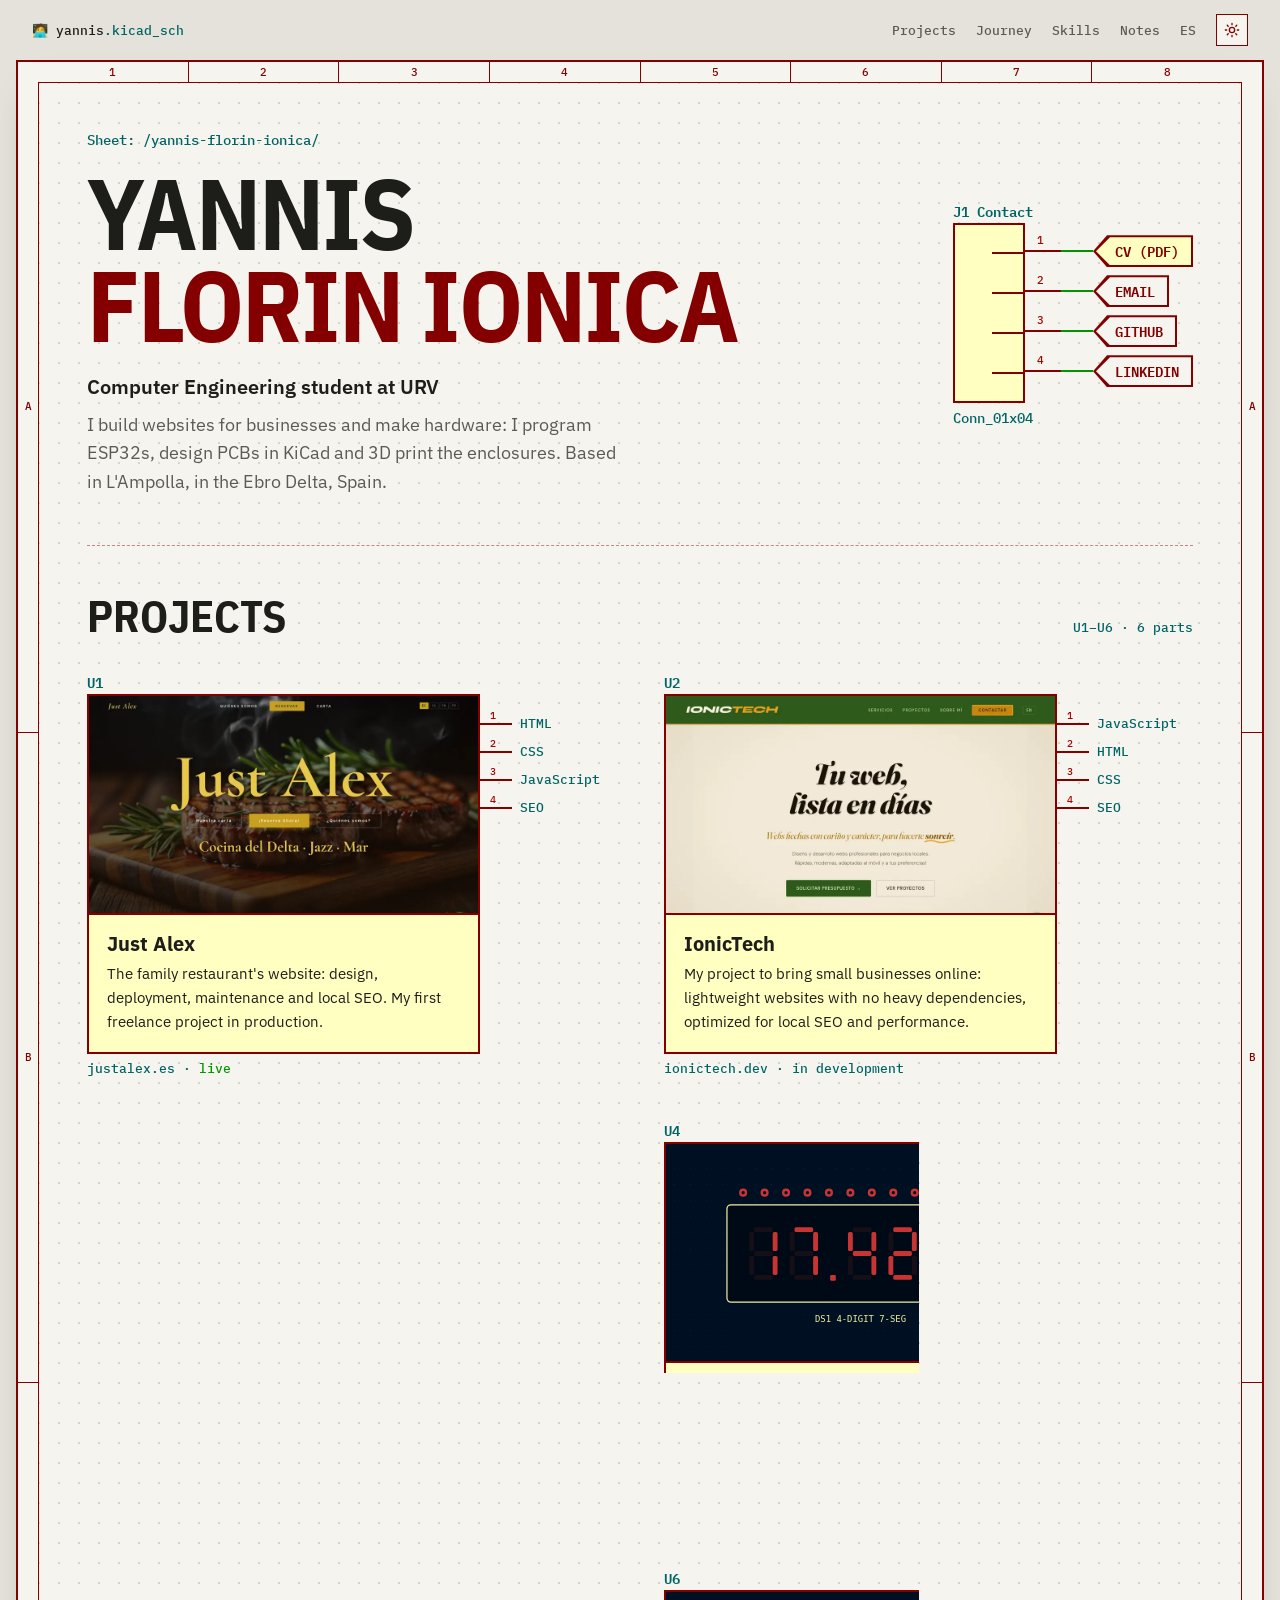
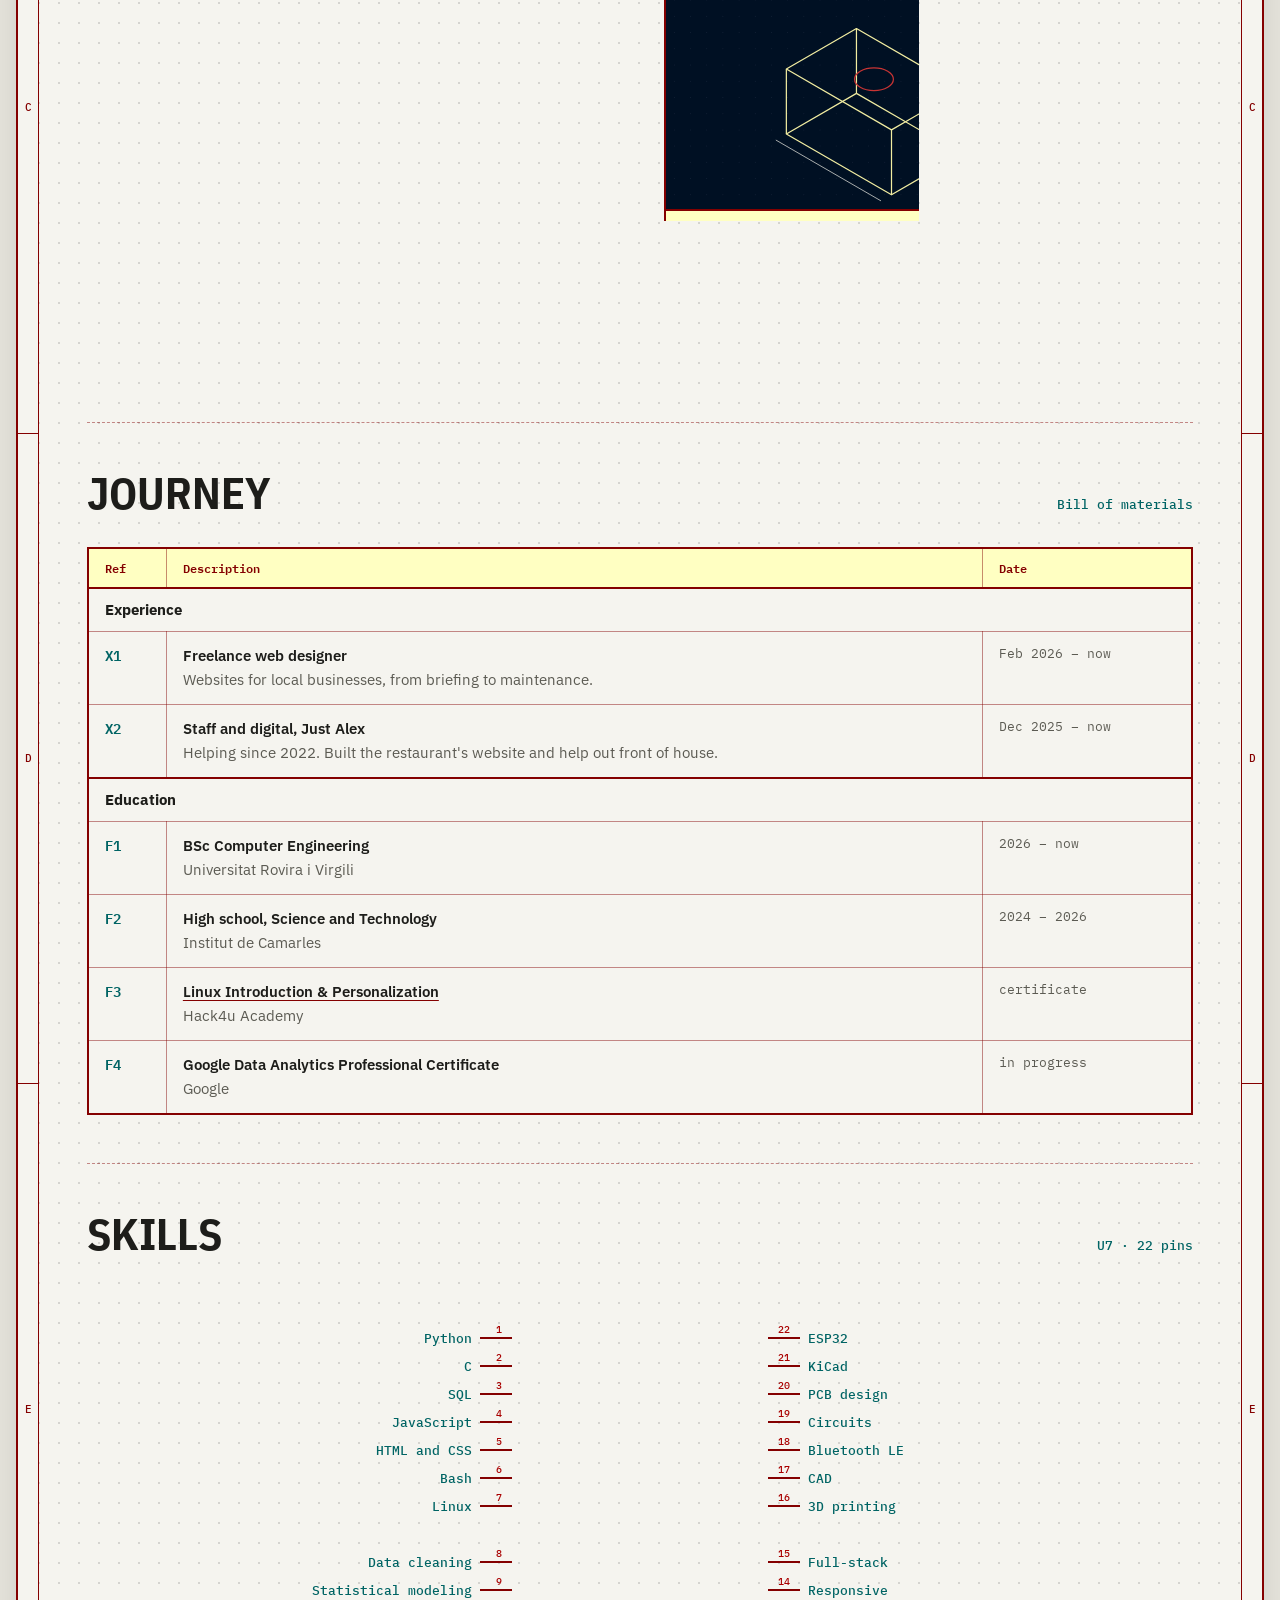
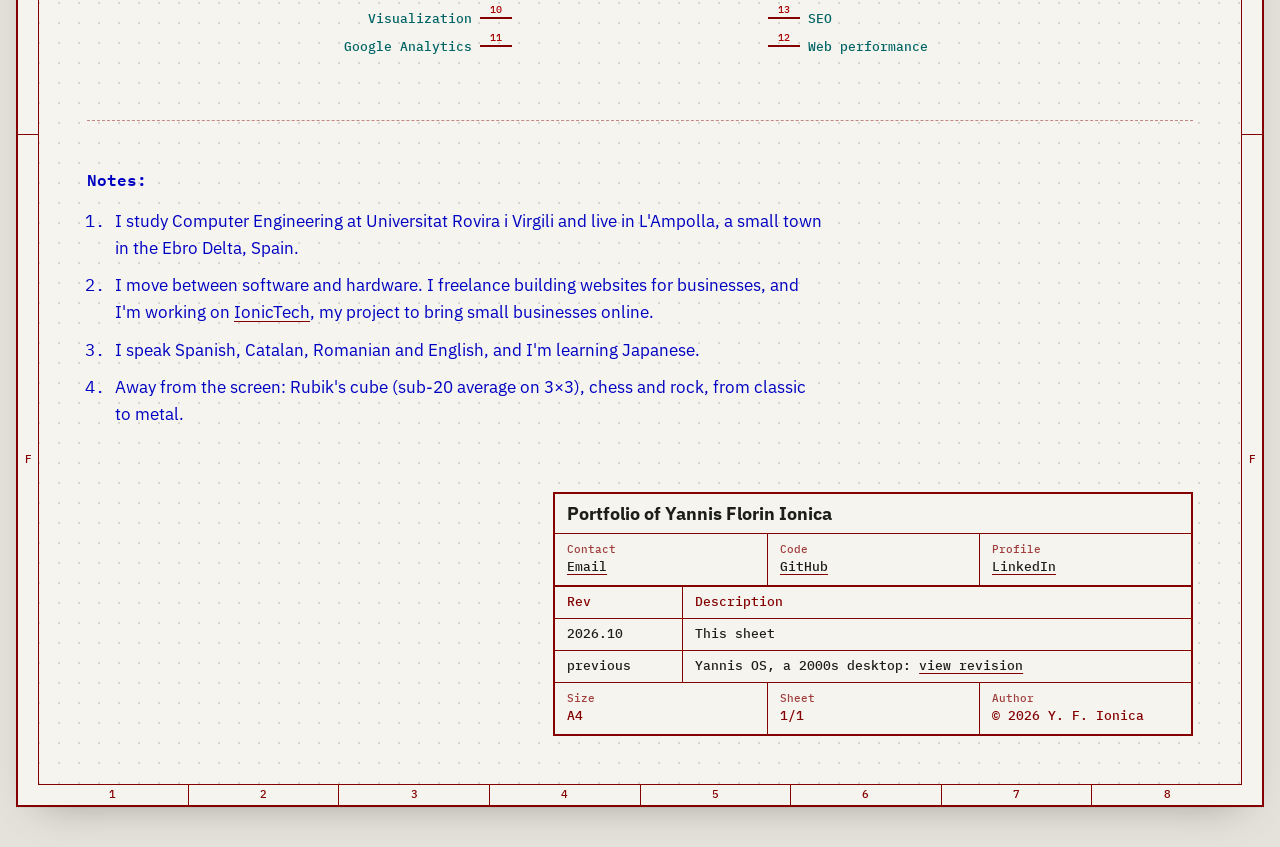
<file: en.html>
<!DOCTYPE html>
<html lang="en">
<head>
<meta charset="UTF-8">
<meta name="viewport" content="width=device-width, initial-scale=1.0">
<title>Yannis Florin Ionica | Software and electronics</title>
<meta name="description" content="Yannis Florin Ionica, Computer Engineering student at URV. I build websites for businesses, program ESP32s and design PCBs. Projects, experience and CV.">
<meta name="author" content="Yannis Florin Ionica">
<link rel="canonical" href="https://yonniss.github.io/en.html">
<link rel="alternate" hreflang="es" href="https://yonniss.github.io/">
<link rel="alternate" hreflang="en" href="https://yonniss.github.io/en.html">
<link rel="alternate" hreflang="x-default" href="https://yonniss.github.io/">

<link rel="icon" href="data:image/svg+xml,<svg xmlns='http://www.w3.org/2000/svg' viewBox='0 0 100 100'><text y='.9em' font-size='90'>%F0%9F%A7%91%E2%80%8D%F0%9F%92%BB</text></svg>">

<meta property="og:type"        content="website">
<meta property="og:url"         content="https://yonniss.github.io/en.html">
<meta property="og:title"       content="Yannis Florin Ionica | Software and electronics">
<meta property="og:description" content="Computer Engineering student at URV. Websites for businesses, ESP32 and PCB design.">
<meta property="og:image"       content="https://yonniss.github.io/og-image.svg">
<meta property="og:locale"      content="en_US">
<meta name="twitter:card"        content="summary">
<meta name="twitter:title"       content="Yannis Florin Ionica | Software and electronics">
<meta name="twitter:description" content="Computer Engineering student at URV. Websites for businesses, ESP32 and PCB design.">
<meta name="twitter:image"       content="https://yonniss.github.io/og-image.svg">

<script type="application/ld+json">
{
  "@context": "https://schema.org",
  "@type": "Person",
  "@id": "https://yonniss.github.io/#yannis",
  "name": "Yannis Florin Ionica",
  "givenName": "Yannis",
  "additionalName": "Florin",
  "familyName": "Ionica",
  "alternateName": ["Yannis Ionica", "Yannis Florin"],
  "jobTitle": "Founder & Software Engineer",
  "description": "Freelance developer from L'Ampolla, Tarragona. Websites for businesses, custom web applications, hardware, electronics and IoT. Founder of IonicTech.",
  "url": "https://yonniss.github.io/en.html",
  "image": "https://yonniss.github.io/og-image.svg",
  "nationality": { "@type": "Country", "name": "Spain" },
  "homeLocation": {
    "@type": "Place",
    "address": { "@type": "PostalAddress", "addressLocality": "L'Ampolla", "addressRegion": "Catalonia", "addressCountry": "ES" }
  },
  "alumniOf": { "@type": "CollegeOrUniversity", "name": "Universitat Rovira i Virgili" },
  "knowsAbout": ["Web Development", "JavaScript", "Python", "HTML", "CSS", "Hardware", "Electronics", "IoT", "ESP32", "Linux", "KiCad", "PCB Design"],
  "worksFor": {
    "@type": "Organization",
    "@id": "https://ionictech.dev/#org",
    "name": "IonicTech",
    "url": "https://ionictech.dev",
    "founder": { "@id": "https://yonniss.github.io/#yannis" }
  },
  "sameAs": [
    "https://ionictech.dev",
    "https://www.linkedin.com/in/yannis-florin-ionica-b22506258/",
    "https://github.com/Yonniss",
    "https://www.instagram.com/yannisflorin25/"
  ]
}
</script>

<script>try { const t = localStorage.getItem('color-scheme'); if (t === 'light' || t === 'dark') document.documentElement.dataset.theme = t; } catch {}</script>
<link rel="preconnect" href="https://fonts.googleapis.com">
<link rel="preconnect" href="https://fonts.gstatic.com" crossorigin>
<link rel="stylesheet" href="https://fonts.googleapis.com/css2?family=IBM+Plex+Mono:wght@500;600&family=IBM+Plex+Sans+Condensed:wght@700&family=IBM+Plex+Sans:wght@400;600;700&display=swap">
<link rel="stylesheet" href="site.css">
</head>
<body>
<header class="bar">
  <span class="file">🧑‍💻 yannis<b>.kicad_sch</b></span>
  <nav aria-label="Sections">
    <a href="#projects">Projects</a>
    <a href="#journey">Journey</a>
    <a href="#skills">Skills</a>
    <a href="#notes">Notes</a>
  </nav>
  <a href="./" hreflang="es" lang="es">ES</a>
  <button class="theme-toggle" type="button" aria-label="Switch to dark mode" data-label-light="Switch to dark mode" data-label-dark="Switch to light mode">
    <svg class="sun" viewBox="0 0 24 24" fill="none" stroke="currentColor" stroke-width="2" stroke-linecap="round" aria-hidden="true"><circle cx="12" cy="12" r="4"/><path d="M12 2v2M12 20v2M4.9 4.9l1.4 1.4M17.7 17.7l1.4 1.4M2 12h2M20 12h2M4.9 19.1l1.4-1.4M17.7 6.3l1.4-1.4"/></svg>
    <svg class="moon" viewBox="0 0 24 24" fill="none" stroke="currentColor" stroke-width="2" stroke-linecap="round" stroke-linejoin="round" aria-hidden="true"><path d="M21 12.8A9 9 0 1 1 11.2 3a7 7 0 0 0 9.8 9.8z"/></svg>
  </button>
</header>

<div class="sheet">
  <div class="ruler h top" aria-hidden="true"><span>1</span><span>2</span><span>3</span><span>4</span><span>5</span><span>6</span><span>7</span><span>8</span></div>
  <div class="ruler h bottom" aria-hidden="true"><span>1</span><span>2</span><span>3</span><span>4</span><span>5</span><span>6</span><span>7</span><span>8</span></div>
  <div class="ruler v left" aria-hidden="true"><span>A</span><span>B</span><span>C</span><span>D</span><span>E</span><span>F</span></div>
  <div class="ruler v right" aria-hidden="true"><span>A</span><span>B</span><span>C</span><span>D</span><span>E</span><span>F</span></div>

  <main class="inner">
    <div class="hero">
      <div>
        <p class="sheet-name">Sheet: /yannis-florin-ionica/</p>
        <h1>Yannis<br><span>Florin Ionica</span></h1>
        <p class="role">Computer Engineering student at URV</p>
        <p class="bio">I build websites for businesses and make hardware: I program ESP32s, design PCBs in KiCad and 3D print the enclosures. Based in L'Ampolla, in the Ebro Delta, Spain.</p>
      </div>
      <div class="conn">
        <span class="ref">J1 Contact</span>
        <div class="row">
          <div class="body" aria-hidden="true"><i></i><i></i><i></i><i></i></div>
          <ul>
            <li><b aria-hidden="true">1</b><a class="glabel primary" href="CV%20provisional.pdf" target="_blank" rel="noopener">CV (PDF)</a></li>
            <li><b aria-hidden="true">2</b><a class="glabel" href="mailto:yanniselflorin@gmail.com">EMAIL</a></li>
            <li><b aria-hidden="true">3</b><a class="glabel" href="https://github.com/Yonniss" rel="me">GITHUB</a></li>
            <li><b aria-hidden="true">4</b><a class="glabel" href="https://www.linkedin.com/in/yannis-florin-ionica-b22506258/" rel="me">LINKEDIN</a></li>
          </ul>
        </div>
        <p class="value">Conn_01x04</p>
      </div>
    </div>

    <section class="section" id="projects" aria-labelledby="h-projects">
      <div class="section-head">
        <h2 id="h-projects">Projects</h2>
        <p>U1–U6 · 6 parts</p>
      </div>
      <ul class="parts">
        <li class="part">
          <span class="ref">U1</span>
          <div class="row">
            <div class="box">
              <div class="shot"><img src="img/projects/justalex.webp" alt="Just Alex website homepage" width="960" height="540" loading="lazy"></div>
              <div class="text">
                <h3><a href="https://justalex.es">Just Alex</a></h3>
                <p>The family restaurant's website: design, deployment, maintenance and local SEO. My first freelance project in production.</p>
              </div>
            </div>
            <ul class="pins" aria-label="Technologies"><li><b>1</b>HTML</li><li><b>2</b>CSS</li><li><b>3</b>JavaScript</li><li><b>4</b>SEO</li></ul>
          </div>
          <p class="value">justalex.es · <span class="live">live</span></p>
        </li>
        <li class="part">
          <span class="ref">U2</span>
          <div class="row">
            <div class="box">
              <div class="shot"><img src="img/projects/ionictech.webp" alt="IonicTech website homepage" width="960" height="540" loading="lazy"></div>
              <div class="text">
                <h3><a href="https://ionictech.dev">IonicTech</a></h3>
                <p>My project to bring small businesses online: lightweight websites with no heavy dependencies, optimized for local SEO and performance.</p>
              </div>
            </div>
            <ul class="pins" aria-label="Technologies"><li><b>1</b>JavaScript</li><li><b>2</b>HTML</li><li><b>3</b>CSS</li><li><b>4</b>SEO</li></ul>
          </div>
          <p class="value">ionictech.dev · in development</p>
        </li>
        <li class="part">
          <span class="ref">U3</span>
          <div class="row">
            <div class="box">
              <div class="shot"><img src="img/projects/robotcar.svg" alt="Drawing of an ESP32 module footprint with copper traces" width="960" height="540" loading="lazy"></div>
              <div class="text">
                <h3><a href="https://github.com/Yonniss/RoboCar">Smart Robot Car</a></h3>
                <p>A robot car with an ESP32 and a custom Android app that sends it movement commands over Bluetooth.</p>
              </div>
            </div>
            <ul class="pins" aria-label="Technologies"><li><b>1</b>C++</li><li><b>2</b>ESP32</li><li><b>3</b>BLE</li><li><b>4</b>App Inventor</li></ul>
          </div>
          <p class="value">github.com/Yonniss/RoboCar</p>
        </li>
        <li class="part">
          <span class="ref">U4</span>
          <div class="row">
            <div class="box">
              <div class="shot"><img src="img/projects/termtimer.svg" alt="Drawing of a seven-segment display showing a time" width="960" height="540" loading="lazy"></div>
              <div class="text">
                <h3><a href="https://github.com/Yonniss/termtimer">TermTimer</a></h3>
                <p>A speedcubing timer for the terminal: scrambles for 8 puzzles, ao5 and ao12 averages, DNF/+2 penalties and personal best detection.</p>
              </div>
            </div>
            <ul class="pins" aria-label="Technologies"><li><b>1</b>Python</li><li><b>2</b>JSON</li><li><b>3</b>CLI</li></ul>
          </div>
          <p class="value">github.com/Yonniss/termtimer</p>
        </li>
        <li class="part">
          <span class="ref">U5</span>
          <div class="row">
            <div class="box">
              <div class="shot"><img src="img/projects/dreamcore.webp" alt="Dreamcore Archive homepage" width="960" height="540" loading="lazy"></div>
              <div class="text">
                <h3><a href="https://dreamcorearchive.org">Dreamcore Archive</a></h3>
                <p>A static, bilingual web museum about the dreamcore aesthetic and the old web, with a music jukebox and gallery.</p>
              </div>
            </div>
            <ul class="pins" aria-label="Technologies"><li><b>1</b>HTML</li><li><b>2</b>CSS</li><li><b>3</b>JavaScript</li><li><b>4</b>YouTube API</li></ul>
          </div>
          <p class="value">dreamcorearchive.org</p>
        </li>
        <li class="part">
          <span class="ref">U6</span>
          <div class="row">
            <div class="box">
              <div class="shot"><img src="img/projects/prototipos.svg" alt="Isometric drawing of an enclosure" width="960" height="540" loading="lazy"></div>
              <div class="text">
                <h3>3D prototypes</h3>
                <p>Functional enclosures and prototypes for my electronics projects, modeled in CAD and printed on my own 3D printer.</p>
              </div>
            </div>
            <ul class="pins" aria-label="Technologies"><li><b>1</b>CAD</li><li><b>2</b>3D printing</li></ul>
          </div>
          <p class="value">hardware</p>
        </li>
      </ul>
    </section>

    <section class="section" id="journey" aria-labelledby="h-journey">
      <div class="section-head">
        <h2 id="h-journey">Journey</h2>
        <p>Bill of materials</p>
      </div>
      <table class="bom">
        <thead><tr><th scope="col">Ref</th><th scope="col">Description</th><th scope="col">Date</th></tr></thead>
        <tbody>
          <tr class="group"><th colspan="3" scope="colgroup">Experience</th></tr>
          <tr><td>X1</td><td><strong>Freelance web designer</strong><span>Websites for local businesses, from briefing to maintenance.</span></td><td>Feb 2026 – now</td></tr>
          <tr><td>X2</td><td><strong>Staff and digital, Just Alex</strong><span>Helping since 2022. Built the restaurant's website and help out front of house.</span></td><td>Dec 2025 – now</td></tr>
          <tr class="group"><th colspan="3" scope="colgroup">Education</th></tr>
          <tr><td>F1</td><td><strong>BSc Computer Engineering</strong><span>Universitat Rovira i Virgili</span></td><td>2026 – now</td></tr>
          <tr><td>F2</td><td><strong>High school, Science and Technology</strong><span>Institut de Camarles</span></td><td>2024 – 2026</td></tr>
          <tr><td>F3</td><td><strong><a href="https://hack4u.io/certificate/1820-4016-4110-2781">Linux Introduction &amp; Personalization</a></strong><span>Hack4u Academy</span></td><td>certificate</td></tr>
          <tr><td>F4</td><td><strong>Google Data Analytics Professional Certificate</strong><span>Google</span></td><td>in progress</td></tr>
        </tbody>
      </table>
    </section>

    <section class="section" id="skills" aria-labelledby="h-skills">
      <div class="section-head">
        <h2 id="h-skills">Skills</h2>
        <p>U7 · 22 pins</p>
      </div>
      <div class="ic">
        <span class="ref">U7</span>
        <ul class="pins left" aria-label="Software and data">
          <li>Python<b>1</b></li><li>C<b>2</b></li><li>SQL<b>3</b></li><li>JavaScript<b>4</b></li><li>HTML and CSS<b>5</b></li><li>Bash<b>6</b></li><li>Linux<b>7</b></li>
          <li class="gap" aria-hidden="true"></li>
          <li>Data cleaning<b>8</b></li><li>Statistical modeling<b>9</b></li><li>Visualization<b>10</b></li><li>Google Analytics<b>11</b></li>
        </ul>
        <div class="chip">
          <div class="notch" aria-hidden="true"></div>
          <div class="group"><span>SOFTWARE</span><span>HARDWARE</span></div>
          <div><strong>Yannis</strong><span class="sub">Computer Eng.</span></div>
          <div class="group"><span>DATA</span><span>WEB</span></div>
        </div>
        <ul class="pins" aria-label="Hardware and web">
          <li><b>22</b>ESP32</li><li><b>21</b>KiCad</li><li><b>20</b>PCB design</li><li><b>19</b>Circuits</li><li><b>18</b>Bluetooth LE</li><li><b>17</b>CAD</li><li><b>16</b>3D printing</li>
          <li class="gap" aria-hidden="true"></li>
          <li><b>15</b>Full-stack</li><li><b>14</b>Responsive</li><li><b>13</b>SEO</li><li><b>12</b>Web performance</li>
        </ul>
      </div>
    </section>

    <section class="section notes" id="notes" aria-labelledby="h-notes">
      <h2 id="h-notes">Notes:</h2>
      <ol>
        <li>I study Computer Engineering at Universitat Rovira i Virgili and live in L'Ampolla, a small town in the Ebro Delta, Spain.</li>
        <li>I move between software and hardware. I freelance building websites for businesses, and I'm working on <a href="https://ionictech.dev">IonicTech</a>, my project to bring small businesses online.</li>
        <li>I speak Spanish, Catalan, Romanian and English, and I'm learning Japanese.</li>
        <li>Away from the screen: Rubik's cube (sub-20 average on 3×3), chess and rock, from classic to metal.</li>
      </ol>
    </section>

    <div class="titleblock-wrap">
      <footer class="titleblock" aria-label="Title block">
        <div><p class="title">Portfolio of Yannis Florin Ionica</p></div>
        <div class="cols">
          <p><span>Contact</span><a href="mailto:yanniselflorin@gmail.com">Email</a></p>
          <p><span>Code</span><a href="https://github.com/Yonniss">GitHub</a></p>
          <p><span>Profile</span><a href="https://www.linkedin.com/in/yannis-florin-ionica-b22506258/">LinkedIn</a></p>
        </div>
        <div>
          <table class="revs">
            <thead><tr><th scope="col">Rev</th><th scope="col">Description</th></tr></thead>
            <tbody>
              <tr><td>2026.10</td><td>This sheet</td></tr>
              <tr><td>previous</td><td>Yannis OS, a 2000s desktop: <a href="retro/en.html">view revision</a></td></tr>
            </tbody>
          </table>
        </div>
        <div class="cols">
          <p><span>Size</span>A4</p>
          <p><span>Sheet</span>1/1</p>
          <p><span>Author</span>© 2026 Y. F. Ionica</p>
        </div>
      </footer>
    </div>
  </main>
</div>

<script>
  const toggle = document.querySelector('.theme-toggle');
  const root = document.documentElement;
  const isDark = () => (root.dataset.theme || (matchMedia('(prefers-color-scheme: dark)').matches ? 'dark' : 'light')) === 'dark';
  const sync = () => { root.dataset.theme = isDark() ? 'dark' : 'light'; toggle.setAttribute('aria-label', toggle.dataset[isDark() ? 'labelDark' : 'labelLight']); };
  sync();
  toggle.addEventListener('click', () => {
    root.dataset.theme = isDark() ? 'light' : 'dark';
    try { localStorage.setItem('color-scheme', root.dataset.theme); } catch {}
    sync();
  });
</script>
</body>
</html>
</file>
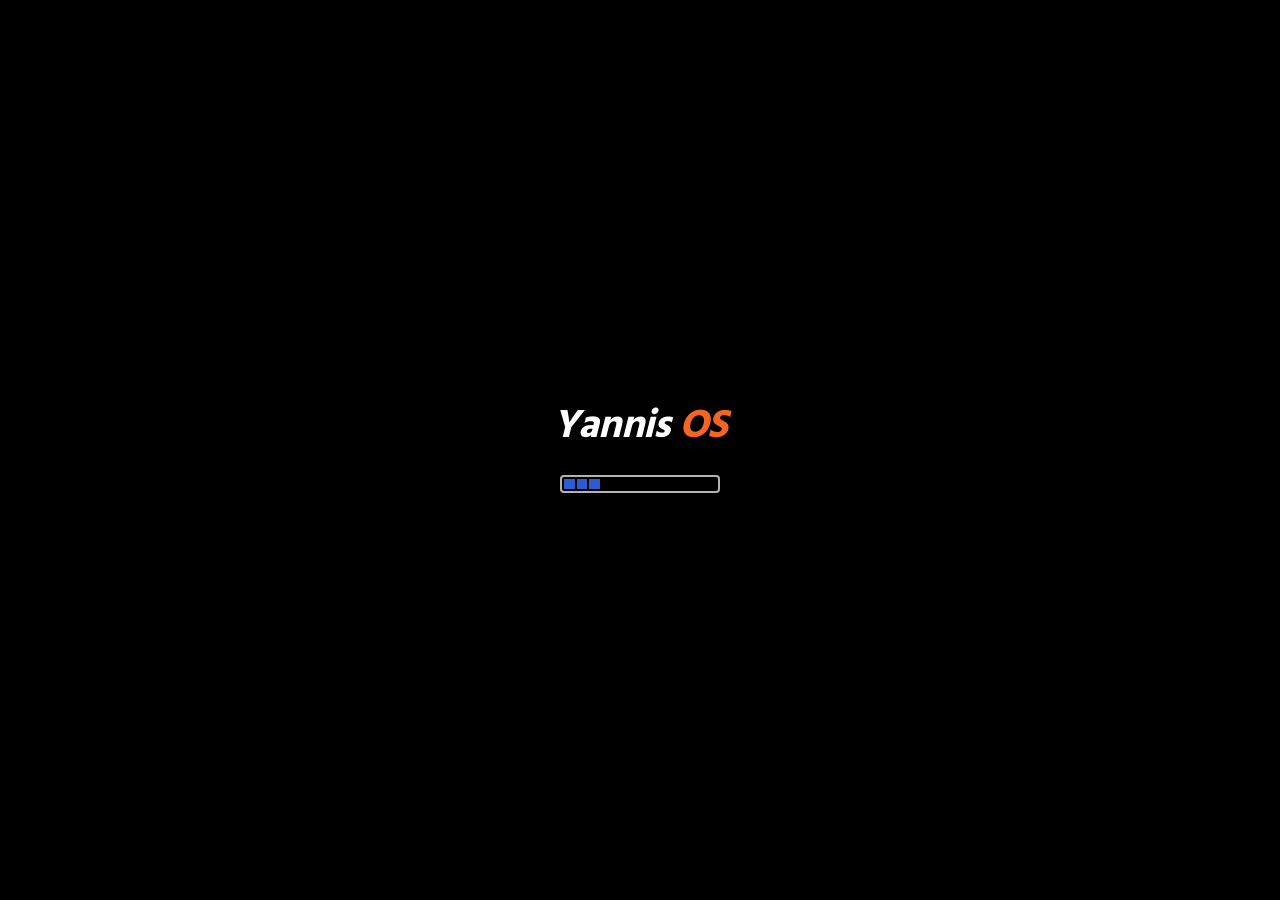
<file: retro/en.html>
<!DOCTYPE html>
<html lang="en" data-theme="aero">
<head>
<meta charset="UTF-8">
<meta name="viewport" content="width=device-width, initial-scale=1.0">
<title>Yannis Florin Ionica | Software and electronics portfolio</title>
<meta name="description" content="Portfolio of Yannis Florin Ionica: Computer Engineering student at URV and software and electronics developer. Websites, ESP32, IoT and more, inside a 2000s desktop.">
<meta name="author" content="Yannis Florin Ionica">
<link rel="canonical" href="https://yonniss.github.io/">
<meta name="robots" content="noindex">

<!-- Favicon -->
<link rel="icon" href="data:image/svg+xml,<svg xmlns='http://www.w3.org/2000/svg' viewBox='0 0 32 32'><text y='27' font-size='27'>🧑‍💻</text></svg>">

<!-- Open Graph -->
<meta property="og:type"        content="website">
<meta property="og:url"         content="https://yonniss.github.io/en.html">
<meta property="og:title"       content="Yannis Florin Ionica | Software and electronics portfolio">
<meta property="og:description" content="Portfolio of Yannis Florin Ionica: Computer Engineering student at URV and software and electronics developer. Websites, ESP32, IoT and more, inside a 2000s desktop.">
<meta property="og:image"       content="https://yonniss.github.io/og-image.svg">
<meta property="og:locale"      content="en_US">

<!-- Twitter Card -->
<meta name="twitter:card"        content="summary">
<meta name="twitter:title"       content="Yannis Florin Ionica | Software and electronics portfolio">
<meta name="twitter:description" content="Portfolio of Yannis Florin Ionica: Computer Engineering student at URV and software and electronics developer. Websites, ESP32, IoT and more, inside a 2000s desktop.">
<meta name="twitter:image"       content="https://yonniss.github.io/og-image.svg">

<!-- JSON-LD: Person (same @id as the Spanish version — Google entiende que son la misma entidad) -->
<script type="application/ld+json">
{
  "@context": "https://schema.org",
  "@type": "Person",
  "@id": "https://yonniss.github.io/#yannis",
  "name": "Yannis Florin Ionica",
  "givenName": "Yannis",
  "additionalName": "Florin",
  "familyName": "Ionica",
  "alternateName": ["Yannis Ionica", "Yannis Florin"],
  "jobTitle": "Founder & Software Engineer",
  "description": "Freelance developer from L'Ampolla, Tarragona. Websites for businesses, custom web applications, hardware, electronics and IoT. Founder of IonicTech.",
  "url": "https://yonniss.github.io/en.html",
  "image": "https://yonniss.github.io/og-image.svg",
  "nationality": {
    "@type": "Country",
    "name": "Spain"
  },
  "homeLocation": {
    "@type": "Place",
    "address": {
      "@type": "PostalAddress",
      "addressLocality": "L'Ampolla",
      "addressRegion": "Catalonia",
      "addressCountry": "ES"
    }
  },
  "knowsAbout": [
    "Web Development",
    "JavaScript",
    "Python",
    "HTML",
    "CSS",
    "Hardware",
    "Electronics",
    "IoT",
    "Arduino",
    "ESP32",
    "Linux",
    "Raspberry Pi",
    "KiCad",
    "PCB Design"
  ],
  "worksFor": {
    "@type": "Organization",
    "@id": "https://ionictech.dev/#org",
    "name": "IonicTech",
    "url": "https://ionictech.dev",
    "founder": {
      "@id": "https://yonniss.github.io/#yannis"
    }
  },
  "sameAs": [
    "https://ionictech.dev",
    "https://www.linkedin.com/in/yannis-florin-ionica-b22506258/",
    "https://github.com/Yonniss",
    "https://www.instagram.com/yannisflorin25/"
  ]
}
</script>

<link rel="stylesheet" href="style.css">
<link rel="stylesheet" href="theme-aero.css">
<link rel="preconnect" href="https://fonts.googleapis.com">
<link rel="preconnect" href="https://fonts.gstatic.com" crossorigin>
<link href="https://fonts.googleapis.com/css2?family=Hind:wght@300;400;600&display=swap" rel="stylesheet">
<script>document.documentElement.classList.add('os')</script>
<script src="main.js" defer></script>
</head>
<body>

<svg width="0" height="0" style="position:absolute" aria-hidden="true">
  <defs>
    <linearGradient id="ga-meter" x1="0" x2="1"><stop offset="0" stop-color="#3cf05a"/><stop offset=".55" stop-color="#ffd23f"/><stop offset="1" stop-color="#ff4b2b"/></linearGradient>
    <linearGradient id="gi-folder-b" x1="0" y1="0" x2="0" y2="1"><stop offset="0" stop-color="#f3c04f"/><stop offset="1" stop-color="#c9860f"/></linearGradient>
    <linearGradient id="gi-folder-f" x1="0" y1="0" x2="0" y2="1"><stop offset="0" stop-color="#ffe9a0"/><stop offset=".5" stop-color="#fdd25c"/><stop offset="1" stop-color="#eaa92a"/></linearGradient>
    <linearGradient id="gi-paper" x1="0" y1="0" x2="1" y2="1"><stop offset="0" stop-color="#fff"/><stop offset="1" stop-color="#dce6f2"/></linearGradient>
  </defs>
  <symbol id="i-note" viewBox="0 0 32 32"><path d="M7 4h18v25H7z" fill="url(#gi-paper)" stroke="#5e7a9e"/><path d="M10 10h12M10 14h12M10 18h12M10 22h8" stroke="#3a6ad4"/><path d="M9 2v4M13 2v4M17 2v4M21 2v4" stroke="#444" stroke-width="1.5"/></symbol>
  <symbol id="i-folder" viewBox="0 0 32 32"><path d="M3 7h9l2 2h15v17H3z" fill="url(#gi-folder-b)" stroke="#a86d0c" stroke-width=".8"/><path d="M3 12h26v14H3z" fill="url(#gi-folder-f)" stroke="#c98a1a" stroke-width=".8"/><path d="M3 12h26v2H3z" fill="#fff" opacity=".45"/></symbol>
  <symbol id="i-pc" viewBox="0 0 32 32"><rect x="4" y="4" width="24" height="18" rx="2" fill="#cdd6e3" stroke="#59677a"/><rect x="7" y="7" width="18" height="12" fill="#3a8cf5"/><path d="M7 15q5-5 9-1t9-2v7H7z" fill="#5daf2c"/><path d="M12 22h8l2 6H10z" fill="#9aa7b8" stroke="#59677a"/></symbol>
  <symbol id="i-pdf" viewBox="0 0 32 32"><path d="M7 3h13l5 5v21H7z" fill="#fff" stroke="#888"/><path d="M20 3v5h5" fill="#ddd" stroke="#888"/><rect x="5" y="16" width="17" height="9" fill="#c8102e"/><text x="13.5" y="23" font-size="7" font-weight="700" fill="#fff" text-anchor="middle" font-family="Tahoma,sans-serif">CV</text></symbol>
  <symbol id="i-player" viewBox="0 0 32 32"><rect x="3" y="7" width="26" height="18" rx="2" fill="#2b2f36" stroke="#111"/><rect x="6" y="10" width="14" height="7" fill="#000"/><path d="M7 16l2-4 2 3 2-5 2 4 2-2 2 3" stroke="#3cf05a" fill="none"/><circle cx="24.5" cy="13.5" r="3" fill="#9aa"/><rect x="6" y="20" width="20" height="2" fill="#666"/></symbol>
  <symbol id="i-cube" viewBox="0 0 32 32"><path d="M16 3l12 6.5L16 16 4 9.5z" fill="#fff" stroke="#111"/><path d="M4 9.5L16 16v13L4 22.5z" fill="#e8312f" stroke="#111"/><path d="M28 9.5L16 16v13l12-6.5z" fill="#1f6fe0" stroke="#111"/><path d="M8 7.3l12 6.5M12 5.2l12 6.5M8 11.7v13M12 13.8v13M20 13.8v13M24 11.7v13M4 14l12 6.5M4 18.3l12 6.5M28 14l-12 6.5M28 18.3l-12 6.5" stroke="#111" stroke-width=".7" fill="none"/></symbol>
  <symbol id="i-mail" viewBox="0 0 32 32"><rect x="3" y="8" width="26" height="17" fill="#fff" stroke="#5e7a9e"/><path d="M3 8l13 10L29 8" fill="none" stroke="#5e7a9e"/><rect x="22" y="10" width="5" height="5" fill="#e8312f"/></symbol>
  <symbol id="i-bin" viewBox="0 0 32 32"><path d="M8 9h16l-1.6 19H9.6z" fill="#dfeaf5" stroke="#5b7a96"/><rect x="7" y="6" width="18" height="3" rx="1" fill="#b8cde0" stroke="#5b7a96"/><path d="M13 12v13M16 12v13M19 12v13" stroke="#8aa5bf"/><path d="M11 15l4 4M18 14l-3 6" stroke="#c8102e" stroke-width="1.2"/></symbol>
  <symbol id="i-html" viewBox="0 0 32 32"><path d="M7 3h13l5 5v21H7z" fill="#fff" stroke="#888"/><path d="M20 3v5h5" fill="#ddd" stroke="#888"/><path d="M13 15l-3 3 3 3M19 15l3 3-3 3M17 14l-2 8" stroke="#e8701a" fill="none" stroke-width="1.4"/></symbol>
  <symbol id="i-web" viewBox="0 0 32 32"><circle cx="16" cy="16" r="12" fill="#4b97f0" stroke="#1d4f9c"/><path d="M6 12q4 2 6 0t5 2 3 6-2 6M18 5q-1 4 2 5t6 3" fill="#5daf2c" stroke="none"/><path d="M4 16h24M16 4c-6 6-6 18 0 24M16 4c6 6 6 18 0 24" stroke="#e8f2ff" fill="none" stroke-width=".8"/></symbol>
  <symbol id="i-bolt" viewBox="0 0 32 32"><rect x="4" y="4" width="24" height="24" rx="5" fill="#0d4fc4"/><path d="M18 6l-8 12h6l-2 8 8-12h-6z" fill="#ffd23f"/></symbol>
  <symbol id="i-chip" viewBox="0 0 32 32"><rect x="9" y="9" width="14" height="14" rx="1" fill="#222"/><path d="M12 9V4M16 9V4M20 9V4M12 28v-5M16 28v-5M20 28v-5M9 12H4M9 16H4M9 20H4M28 12h-5M28 16h-5M28 20h-5" stroke="#b9b9b9" stroke-width="2"/><circle cx="12" cy="12" r="1.2" fill="#888"/></symbol>
  <symbol id="i-term" viewBox="0 0 32 32"><rect x="3" y="6" width="26" height="20" rx="2" fill="#1b1b1b" stroke="#555"/><rect x="3" y="6" width="26" height="3" fill="#555"/><path d="M7 13l4 3-4 3M13 20h6" stroke="#ddd" fill="none" stroke-width="1.5"/></symbol>
  <symbol id="i-moon" viewBox="0 0 32 32"><rect x="3" y="3" width="26" height="26" rx="3" fill="#2a1f4d"/><path d="M19 7a10 10 0 1 0 6 14A8 8 0 0 1 19 7z" fill="#f7e9a0"/><circle cx="9" cy="9" r="1" fill="#fff"/><circle cx="24" cy="10" r=".8" fill="#fff"/></symbol>
  <symbol id="i-printer" viewBox="0 0 32 32"><path d="M5 5h22v4H5z" fill="#9aa7b8" stroke="#59677a"/><path d="M5 9h3v18H5zM24 9h3v18h-3z" fill="#cdd6e3" stroke="#59677a"/><path d="M8 25h16v2H8z" fill="#59677a"/><path d="M12 25v-6l4-3 4 3v6z" fill="#ffb347" stroke="#a15c00"/><path d="M15 9h2v4h-2z" fill="#333"/></symbol>
  <symbol id="i-link" viewBox="0 0 32 32"><rect x="4" y="4" width="24" height="24" rx="3" fill="#fff" stroke="#5e7a9e"/><path d="M13 19l6-6M11 16l-2 2a3 3 0 0 0 5 5l2-2M21 16l2-2a3 3 0 0 0-5-5l-2 2" stroke="#215dc6" stroke-width="2" fill="none"/></symbol>
</svg>

<main class="desktop" id="desktop">
  <svg class="wallpaper" viewBox="0 0 1600 1000" preserveAspectRatio="xMidYMid slice" aria-hidden="true">
    <!-- El Delta de l'Ebre, más o menos -->
    <g class="wp-aero">
      <image href="img/aero/wallpaper.jpg" width="1600" height="1000" preserveAspectRatio="xMidYMid slice"/>
      <image class="bubble" href="img/aero/bubble.png" x="230" y="430" width="110" height="110"/>
      <image class="bubble" href="img/aero/bubble.png" x="380" y="520" width="50" height="50"/>
      <image class="bubble" href="img/aero/bubble.png" x="700" y="380" width="70" height="70"/>
      <image class="bubble" href="img/aero/bubble.png" x="1020" y="540" width="140" height="140"/>
      <image class="bubble" href="img/aero/bubble.png" x="1240" y="420" width="60" height="60"/>
      <image class="bubble" href="img/aero/bubble.png" x="560" y="760" width="90" height="90"/>
      <image class="bubble" href="img/aero/bubble.png" x="880" y="820" width="44" height="44"/>
      <image class="bubble" href="img/aero/bubble.png" x="1460" y="560" width="96" height="96"/>
      <image class="bubble" href="img/aero/bubble.png" x="120" y="820" width="64" height="64"/>
    </g>
  </svg>

  <nav class="icons" aria-label="Desktop">
    <a class="icon" href="../en.html"><svg><use href="#i-web"/></svg><span>Back to the website</span></a>
    <button class="icon" data-open="w-about"><svg><use href="#i-note"/></svg><span>about_me.txt</span></button>
    <button class="icon" data-open="w-projects"><svg><use href="#i-folder"/></svg><span>Projects</span></button>
    <button class="icon" data-open="w-system"><svg><use href="#i-pc"/></svg><span>My Computer</span></button>
    <a class="icon" href="../CV%20provisional.pdf" target="_blank" rel="noopener"><svg><use href="#i-pdf"/></svg><span>CV.pdf</span></a>
    <button class="icon" data-open="w-player"><svg><use href="#i-player"/></svg><span>Player</span></button>
    <button class="icon" data-open="w-cube"><svg><use href="#i-cube"/></svg><span>Cube.exe</span></button>
    <button class="icon" data-open="w-mail"><svg><use href="#i-mail"/></svg><span>Mail</span></button>
    <button class="icon" data-open="w-bin"><svg><use href="#i-bin"/></svg><span>Recycle Bin</span></button>
  </nav>

  <div class="nameplate">
    <h1>Yannis Florin Ionica</h1>
    <p>Software and electronics. Portfolio, 2026 edition</p>
  </div>

  <aside class="gadgets" aria-label="Gadgets">
    <div class="gadget g-clock"><svg viewBox="0 0 100 100" aria-hidden="true">
      <image href="img/aero/clock-face.png" width="100" height="100"/>
      <line class="h" x1="50" y1="50" x2="50" y2="29" stroke="#1d2e3d" stroke-width="4" stroke-linecap="round"/>
      <line class="m" x1="50" y1="50" x2="50" y2="17" stroke="#1d2e3d" stroke-width="3" stroke-linecap="round"/>
      <line class="s" x1="50" y1="56" x2="50" y2="13" stroke="#e04b00" stroke-width="1.5" stroke-linecap="round"/>
      <circle cx="50" cy="50" r="3.5" fill="#1d2e3d"/>
      <image href="img/aero/clock-glass.png" width="100" height="100"/>
    </svg></div>
    <div class="gadget g-np">
      <p class="g-title">Now playing</p>
      <p class="g-track" data-idle="Silence. Open the Player and hit ▶." data-paused="Paused.">Silence. Open the Player and hit ▶.</p>
      <button class="btn" data-open="w-player">Player</button>
    </div>
    <div class="gadget g-meter">
      <p class="g-title">Levels</p>
      <svg viewBox="0 0 120 70" aria-hidden="true">
        <path d="M10 62A50 50 0 0 1 110 62" stroke="rgba(0,0,0,.35)" stroke-width="10" fill="none"/>
        <path d="M10 62A50 50 0 0 1 110 62" stroke="url(#ga-meter)" stroke-width="7" fill="none"/>
        <line class="needle n-caf" x1="60" y1="62" x2="60" y2="20" stroke="#8fe7ff" stroke-width="3" stroke-linecap="round"/>
        <line class="needle n-rock" x1="60" y1="62" x2="60" y2="16" stroke="#ff7a45" stroke-width="3" stroke-linecap="round"/>
        <circle cx="60" cy="62" r="5" fill="#e9f3fb" stroke="#2b3f54"/>
      </svg>
      <p class="g-legend"><span class="caf">Caffeine</span><span class="rock">Rock</span></p>
    </div>
  </aside>

  <!-- ═══ about_me.txt ═══ -->
  <section class="win" id="w-about" data-icon="i-note" data-short="about_me.txt" data-pos="130,24" style="--w:36rem" aria-labelledby="t-about" tabindex="-1">
    <header class="titlebar"><svg class="ti"><use href="#i-note"/></svg><h2 id="t-about">about_me.txt - Notepad</h2>
      <div class="wbtns"><button class="min" aria-label="Minimize"></button><button class="max" aria-label="Maximize"></button><button class="close" aria-label="Close"></button></div></header>
    <div class="menubar" aria-hidden="true"><span>File</span><span>Edit</span><span>Format</span><span>View</span><span>Help</span></div>
    <div class="wbody">
      <div class="notepad">
        <p>Hi, I'm Yannis.</p>
        <p>I study Computer Engineering at Universitat Rovira i Virgili and live in L'Ampolla, a small town in the Ebro Delta, Spain (yes, the one in the wallpaper).</p>
        <p>I move between software and hardware: I build websites and apps, design PCBs in KiCad, program ESP32s and 3D print the enclosures. I freelance building websites for businesses, and I'm working on <a href="https://ionictech.dev" target="_blank" rel="noopener">IonicTech</a>, my project to bring small businesses online.</p>
        <p>Away from the screen: Rubik's cube (sub-20 average on 3×3), chess (900 ELO and climbing) and loud rock, from classic to metal.</p>
        <p>I speak Spanish, Catalan, Romanian and English, and I'm learning Japanese.</p>
        <p>Open the Projects folder to see what I've built, or Mail if you'd like to talk.</p>
      </div>
    </div>
    <div class="statusbar">Ln 1, Col 1</div>
  </section>

  <!-- ═══ Projects ═══ -->
  <section class="win" id="w-projects" data-icon="i-folder" data-short="Projects" data-pos="560,130" style="--w:40rem" aria-labelledby="t-projects" tabindex="-1">
    <header class="titlebar"><svg class="ti"><use href="#i-folder"/></svg><h2 id="t-projects">Projects</h2>
      <div class="wbtns"><button class="min" aria-label="Minimize"></button><button class="max" aria-label="Maximize"></button><button class="close" aria-label="Close"></button></div></header>
    <div class="address"><span aria-hidden="true">Address</span><span>C:\Documents and Settings\Yannis\Projects</span></div>
    <div class="wbody explorer">
      <aside class="taskpane">
        <section><h3>Other places</h3>
          <ul>
            <li><a href="https://github.com/Yonniss" target="_blank" rel="noopener">GitHub</a></li>
            <li><a href="https://ionictech.dev" target="_blank" rel="noopener">IonicTech</a></li>
          </ul>
        </section>
        <section><h3>Details</h3><ul><li>6 projects. Click one to see its properties.</li></ul></section>
      </aside>
      <div class="files">
        <button class="icon" data-open="w-p-ionic"><svg><use href="#i-bolt"/></svg><span>IonicTech</span></button>
        <button class="icon" data-open="w-p-alex"><svg><use href="#i-web"/></svg><span>Just Alex</span></button>
        <button class="icon" data-open="w-p-robot"><svg><use href="#i-chip"/></svg><span>Smart Robot Car</span></button>
        <button class="icon" data-open="w-p-term"><svg><use href="#i-term"/></svg><span>TermTimer</span></button>
        <button class="icon" data-open="w-p-dream"><svg><use href="#i-moon"/></svg><span>Dreamcore Archive</span></button>
        <button class="icon" data-open="w-p-3d"><svg><use href="#i-printer"/></svg><span>3D prototypes</span></button>
      </div>
    </div>
    <div class="statusbar">6 objects</div>
  </section>

  <section class="win props" id="w-p-ionic" data-icon="i-bolt" data-short="IonicTech" style="--w:28rem" aria-labelledby="t-p-ionic" tabindex="-1">
    <header class="titlebar"><svg class="ti"><use href="#i-bolt"/></svg><h2 id="t-p-ionic">IonicTech Properties</h2>
      <div class="wbtns"><button class="min" aria-label="Minimize"></button><button class="max" aria-label="Maximize"></button><button class="close" aria-label="Close"></button></div></header>
    <div class="wbody">
      <div class="head"><svg><use href="#i-bolt"/></svg><div><h3>IonicTech</h3><p>Own project, in development</p></div></div>
      <dl>
        <dt>Description</dt><dd>A platform to bring small businesses online: lightweight websites with no heavy dependencies, optimized for local SEO and performance.</dd>
        <dt>Built with</dt><dd>JavaScript, HTML5, CSS3, SEO, web performance</dd>
      </dl>
      <div class="dlg-actions"><a class="btn" href="https://ionictech.dev" target="_blank" rel="noopener">Open ionictech.dev</a><button class="btn" data-close>OK</button></div>
    </div>
  </section>

  <section class="win props" id="w-p-alex" data-icon="i-web" data-short="Just Alex" style="--w:28rem" aria-labelledby="t-p-alex" tabindex="-1">
    <header class="titlebar"><svg class="ti"><use href="#i-web"/></svg><h2 id="t-p-alex">Just Alex Properties</h2>
      <div class="wbtns"><button class="min" aria-label="Minimize"></button><button class="max" aria-label="Maximize"></button><button class="close" aria-label="Close"></button></div></header>
    <div class="wbody">
      <div class="head"><svg><use href="#i-web"/></svg><div><h3>Just Alex</h3><p>Restaurant website, in production</p></div></div>
      <dl>
        <dt>Description</dt><dd>The official website of the family restaurant: design, deployment and maintenance, with local SEO. My first freelance project in production.</dd>
        <dt>Built with</dt><dd>HTML, CSS, JavaScript, SEO</dd>
      </dl>
      <div class="dlg-actions"><a class="btn" href="https://justalex.es" target="_blank" rel="noopener">Open justalex.es</a><button class="btn" data-close>OK</button></div>
    </div>
  </section>

  <section class="win props" id="w-p-robot" data-icon="i-chip" data-short="Robot Car" style="--w:28rem" aria-labelledby="t-p-robot" tabindex="-1">
    <header class="titlebar"><svg class="ti"><use href="#i-chip"/></svg><h2 id="t-p-robot">Smart Robot Car Properties</h2>
      <div class="wbtns"><button class="min" aria-label="Minimize"></button><button class="max" aria-label="Maximize"></button><button class="close" aria-label="Close"></button></div></header>
    <div class="wbody">
      <div class="head"><svg><use href="#i-chip"/></svg><div><h3>Smart Robot Car</h3><p>Hardware and mobile app</p></div></div>
      <dl>
        <dt>Description</dt><dd>A robot car with an ESP32 and a custom Android app that sends it movement commands over Bluetooth.</dd>
        <dt>Built with</dt><dd>C++, ESP32, Bluetooth LE, MIT App Inventor</dd>
      </dl>
      <div class="dlg-actions"><a class="btn" href="https://github.com/Yonniss/RoboCar" target="_blank" rel="noopener">View on GitHub</a><button class="btn" data-close>OK</button></div>
    </div>
  </section>

  <section class="win props" id="w-p-term" data-icon="i-term" data-short="TermTimer" style="--w:28rem" aria-labelledby="t-p-term" tabindex="-1">
    <header class="titlebar"><svg class="ti"><use href="#i-term"/></svg><h2 id="t-p-term">TermTimer Properties</h2>
      <div class="wbtns"><button class="min" aria-label="Minimize"></button><button class="max" aria-label="Maximize"></button><button class="close" aria-label="Close"></button></div></header>
    <div class="wbody">
      <div class="head"><svg><use href="#i-term"/></svg><div><h3>TermTimer</h3><p>Terminal tool</p></div></div>
      <dl>
        <dt>Description</dt><dd>A speedcubing timer for the terminal: scrambles for 8 puzzles (2×2 to 7×7, Megaminx and Pyraminx), ao5 and ao12 stats, DNF/+2 penalties and PB detection. Cube.exe on the desktop is its little brother.</dd>
        <dt>Built with</dt><dd>Python, JSON, CLI</dd>
      </dl>
      <div class="dlg-actions"><a class="btn" href="https://github.com/Yonniss/termtimer" target="_blank" rel="noopener">View on GitHub</a><button class="btn" data-close>OK</button></div>
    </div>
  </section>

  <section class="win props" id="w-p-dream" data-icon="i-moon" data-short="Dreamcore" style="--w:28rem" aria-labelledby="t-p-dream" tabindex="-1">
    <header class="titlebar"><svg class="ti"><use href="#i-moon"/></svg><h2 id="t-p-dream">Dreamcore Archive Properties</h2>
      <div class="wbtns"><button class="min" aria-label="Minimize"></button><button class="max" aria-label="Maximize"></button><button class="close" aria-label="Close"></button></div></header>
    <div class="wbody">
      <div class="head"><svg><use href="#i-moon"/></svg><div><h3>Dreamcore Archive</h3><p>Digital museum, bilingual</p></div></div>
      <dl>
        <dt>Description</dt><dd>A static museum dedicated to the dreamcore aesthetic and the old web, with a music jukebox, gallery and maximalist navigation. A room you swear you've been to, but can't remember when.</dd>
        <dt>Built with</dt><dd>HTML, CSS, JavaScript, YouTube API</dd>
      </dl>
      <div class="dlg-actions"><a class="btn" href="https://dreamcorearchive.org" target="_blank" rel="noopener">Open dreamcorearchive.org</a><button class="btn" data-close>OK</button></div>
    </div>
  </section>

  <section class="win props" id="w-p-3d" data-icon="i-printer" data-short="3D prototypes" style="--w:28rem" aria-labelledby="t-p-3d" tabindex="-1">
    <header class="titlebar"><svg class="ti"><use href="#i-printer"/></svg><h2 id="t-p-3d">3D Prototypes Properties</h2>
      <div class="wbtns"><button class="min" aria-label="Minimize"></button><button class="max" aria-label="Maximize"></button><button class="close" aria-label="Close"></button></div></header>
    <div class="wbody">
      <div class="head"><svg><use href="#i-printer"/></svg><div><h3>3D prototypes</h3><p>Hardware</p></div></div>
      <dl>
        <dt>Description</dt><dd>Functional enclosures and prototypes for my electronics projects, modeled in CAD and printed on my own 3D printer.</dd>
        <dt>Built with</dt><dd>CAD modeling, 3D printing, rapid prototyping</dd>
      </dl>
      <div class="dlg-actions"><button class="btn" data-close>OK</button></div>
    </div>
  </section>

  <!-- ═══ My Computer: System Properties ═══ -->
  <section class="win" id="w-system" data-icon="i-pc" data-short="System Properties" style="--w:32rem" aria-labelledby="t-system" tabindex="-1">
    <header class="titlebar"><svg class="ti"><use href="#i-pc"/></svg><h2 id="t-system">System Properties</h2>
      <div class="wbtns"><button class="min" aria-label="Minimize"></button><button class="max" aria-label="Maximize"></button><button class="close" aria-label="Close"></button></div></header>
    <div class="tabs" role="tablist">
      <button role="tab" id="tab-general" aria-controls="pan-general" aria-selected="true">General</button>
      <button role="tab" id="tab-hw" aria-controls="pan-hw" aria-selected="false">Hardware</button>
      <button role="tab" id="tab-log" aria-controls="pan-log" aria-selected="false">History</button>
    </div>
    <div class="wbody" style="padding:0">
      <div class="tabpanel" role="tabpanel" id="pan-general" aria-labelledby="tab-general">
        <div class="sysinfo">
          <span class="oslogo" aria-hidden="true">🧑‍💻</span>
          <div>
            <h3>System</h3>
            <p>Yannis OS, 2026 edition</p>
            <h3>Registered to</h3>
            <p>Yannis Florin Ionica<br>L'Ampolla, Tarragona, Spain</p>
            <h3>Computer</h3>
            <p>Computer Engineering, Universitat Rovira i Virgili<br>Languages: Spanish, Catalan, Romanian, English (B1) and Japanese (learning)</p>
            <h3>Aero theme credits</h3>
            <p class="credits">Wallpaper built from photos by <a href="https://commons.wikimedia.org/wiki/File:Blue_sky_with_white_clouds_over_Egyptian_landscape_2026.jpg" target="_blank" rel="noopener">Serfezi</a> (CC BY 4.0) and <a href="https://commons.wikimedia.org/wiki/File:The_Lawn_After_A_Shower_(9161661782).jpg" target="_blank" rel="noopener">James Mann</a> (CC BY 2.0). <a href="https://github.com/KDE/oxygen-icons" target="_blank" rel="noopener">Oxygen</a> icons by KDE (LGPL-3.0).</p>
          </div>
        </div>
      </div>
      <div class="tabpanel tree" role="tabpanel" id="pan-hw" aria-labelledby="tab-hw">
        <h3>Device Manager</h3>
        <details open><summary>Software</summary><ul><li>Python</li><li>C</li><li>SQL</li><li>Bash and Linux</li><li>JavaScript</li><li>HTML / CSS</li></ul></details>
        <details open><summary>Hardware and engineering</summary><ul><li>ESP32</li><li>KiCad (PCB design)</li><li>3D printing and CAD modeling</li><li>Circuit analysis</li><li>Bluetooth LE</li></ul></details>
        <details><summary>Web</summary><ul><li>Full-stack</li><li>SEO</li><li>Responsive design</li><li>Web performance</li></ul></details>
        <details><summary>Data</summary><ul><li>Statistical modeling</li><li>Data cleaning</li><li>Visualization</li><li>Google Analytics</li></ul></details>
      </div>
      <div class="tabpanel" role="tabpanel" id="pan-log" aria-labelledby="tab-log">
        <h3>Experience</h3>
        <ul class="log">
          <li><b>Freelance web designer</b><span>Feb 2026 – now. Websites for local businesses, from briefing to maintenance.</span></li>
          <li><b>Staff and digital, Just Alex</b><span>Dec 2025 – now (helping since 2022). Built the restaurant's website and help out front of house.</span></li>
        </ul>
        <h3 style="margin-top:12px">Education</h3>
        <ul class="log">
          <li><b>BSc Computer Engineering, URV</b><span>Sep 2026 – now</span></li>
          <li><b>High school, Science and Technology</b><span>Institut de Camarles, 2024 – 2026</span></li>
          <li><b><a href="https://hack4u.io/certificate/1820-4016-4110-2781" target="_blank" rel="noopener">Linux Introduction & Personalization</a></b><span>Hack4u Academy</span></li>
          <li><b>Google Data Analytics Professional</b><span>Google, in progress</span></li>
        </ul>
      </div>
      <div class="dlg-actions" style="margin:0 8px 8px"><a class="btn" href="../CV%20provisional.pdf" target="_blank" rel="noopener">Open CV</a><button class="btn" data-close>OK</button></div>
    </div>
  </section>

  <!-- ═══ Player ═══ -->
  <section class="win player" id="w-player" data-icon="i-player" data-short="Player" style="--w:22rem" aria-labelledby="t-player" tabindex="-1">
    <header class="titlebar"><svg class="ti"><use href="#i-player"/></svg><h2 id="t-player">Player</h2>
      <div class="wbtns"><button class="min" aria-label="Minimize"></button><button class="max" aria-label="Maximize"></button><button class="close" aria-label="Close"></button></div></header>
    <div class="wbody">
      <div class="lcd">
        <span class="time" aria-hidden="true">00:00</span>
        <span class="track"><span>original_riff.wav — synthesized in your browser</span></span>
        <canvas width="320" height="60" aria-hidden="true"></canvas>
      </div>
      <div class="transport">
        <button class="play" aria-label="Play" aria-pressed="false">▶</button>
        <button class="stop" aria-label="Stop">■</button>
      </div>
      <ol class="playlist">
        <li>original_riff.wav</li>
        <li><a href="https://www.youtube.com/results?search_query=AC%2FDC+Back+in+Black" target="_blank" rel="noopener">AC/DC – Back in Black</a></li>
        <li><a href="https://www.youtube.com/results?search_query=Led+Zeppelin+Whole+Lotta+Love" target="_blank" rel="noopener">Led Zeppelin – Whole Lotta Love</a></li>
        <li><a href="https://www.youtube.com/results?search_query=Deep+Purple+Highway+Star" target="_blank" rel="noopener">Deep Purple – Highway Star</a></li>
        <li><a href="https://www.youtube.com/results?search_query=Black+Sabbath+Paranoid" target="_blank" rel="noopener">Black Sabbath – Paranoid</a></li>
        <li><a href="https://www.youtube.com/results?search_query=Iron+Maiden+The+Trooper" target="_blank" rel="noopener">Iron Maiden – The Trooper</a></li>
        <li><a href="https://www.youtube.com/results?search_query=Metallica+Master+of+Puppets" target="_blank" rel="noopener">Metallica – Master of Puppets</a></li>
      </ol>
      <small>The riff plays right here: distorted guitar built with Web Audio. The rest open YouTube.</small>
    </div>
  </section>

  <!-- ═══ Cube.exe ═══ -->
  <section class="win" id="w-cube" data-icon="i-cube" data-short="Cube.exe" style="--w:26rem" aria-labelledby="t-cube" tabindex="-1">
    <header class="titlebar"><svg class="ti"><use href="#i-cube"/></svg><h2 id="t-cube">Cube.exe</h2>
      <div class="wbtns"><button class="min" aria-label="Minimize"></button><button class="max" aria-label="Maximize"></button><button class="close" aria-label="Close"></button></div></header>
    <div class="wbody cubeapp">
      <p class="scramble"></p>
      <output aria-live="polite">0.00</output>
      <button class="btn toggle">Start / stop</button>
      <button class="btn reshuffle">New scramble</button>
      <ol class="times" aria-label="Latest times"></ol>
      <p class="avg" data-label="ao5"></p>
      <p class="statusbar" style="border:0">With the window active, the space bar works too. My average: sub-20. Yours?</p>
    </div>
  </section>


  <!-- ═══ Mail ═══ -->
  <section class="win mail" id="w-mail" data-icon="i-mail" data-short="New message" style="--w:30rem" aria-labelledby="t-mail" tabindex="-1">
    <header class="titlebar"><svg class="ti"><use href="#i-mail"/></svg><h2 id="t-mail">New message to Yannis</h2>
      <div class="wbtns"><button class="min" aria-label="Minimize"></button><button class="max" aria-label="Maximize"></button><button class="close" aria-label="Close"></button></div></header>
    <form class="wbody" action="mailto:yanniselflorin@gmail.com" method="get" enctype="text/plain">
      <div class="field"><label for="m-to">To:</label><input id="m-to" value="yanniselflorin@gmail.com" readonly></div>
      <div class="field"><label for="m-subject">Subject:</label><input id="m-subject" name="subject" placeholder="Hi Yannis"></div>
      <textarea name="body" aria-label="Message" placeholder="Write your message here. Sending opens your email app."></textarea>
      <div class="dlg-actions"><button class="btn" type="submit">Send</button></div>
      <p class="links">I'm also on
        <a href="https://github.com/Yonniss" target="_blank" rel="noopener">GitHub</a>,
        <a href="https://www.linkedin.com/in/yannis-florin-ionica-b22506258/" target="_blank" rel="noopener">LinkedIn</a> and
        <a href="https://instagram.com/yannisflorin25" target="_blank" rel="noopener">Instagram</a>.
        And if you like what I do, <a href="https://ko-fi.com/yonniss" target="_blank" rel="noopener">buy me a coffee</a>.
      </p>
    </form>
  </section>

  <!-- ═══ Recycle Bin ═══ -->
  <section class="win bin" id="w-bin" data-icon="i-bin" data-short="Recycle Bin" style="--w:26rem" aria-labelledby="t-bin" tabindex="-1">
    <header class="titlebar"><svg class="ti"><use href="#i-bin"/></svg><h2 id="t-bin">Recycle Bin</h2>
      <div class="wbtns"><button class="min" aria-label="Minimize"></button><button class="max" aria-label="Maximize"></button><button class="close" aria-label="Close"></button></div></header>
    <div class="wbody">
      <div class="row"><svg><use href="#i-html"/></svg><p>generic_portfolio_template.html<br><span>Deleted October 2026. Reason: dark background, "01. About me" and zero personality.</span></p></div>
    </div>
    <div class="statusbar">1 object</div>
  </section>

</main>

<!-- ═══ JS only ═══ -->
<div class="startmenu" id="startmenu" hidden>
  <div class="sm-head"><span class="avatar" aria-hidden="true">Y</span>Yannis</div>
  <div class="sm-cols">
    <ul>
      <li><button data-open="w-about"><svg><use href="#i-note"/></svg>About me</button></li>
      <li><button data-open="w-projects"><svg><use href="#i-folder"/></svg>Projects</button></li>
      <li><button data-open="w-player"><svg><use href="#i-player"/></svg>Player</button></li>
      <li><button data-open="w-cube"><svg><use href="#i-cube"/></svg>Cube.exe</button></li>
    </ul>
    <ul class="right">
      <li><a href="../en.html"><svg><use href="#i-web"/></svg>Back to the website</a></li>
      <li><button data-open="w-system"><svg><use href="#i-pc"/></svg>My Computer</button></li>
      <li><a href="../CV%20provisional.pdf" target="_blank" rel="noopener"><svg><use href="#i-pdf"/></svg>My CV</a></li>
      <li><button data-open="w-mail"><svg><use href="#i-mail"/></svg>Mail</button></li>
      <li><a href="https://github.com/Yonniss" target="_blank" rel="noopener"><svg><use href="#i-link"/></svg>GitHub</a></li>
      <li><a href="https://www.linkedin.com/in/yannis-florin-ionica-b22506258/" target="_blank" rel="noopener"><svg><use href="#i-link"/></svg>LinkedIn</a></li>
      <li><a href="index.html" hreflang="es" lang="es"><svg><use href="#i-web"/></svg>Versión en español</a></li>
    </ul>
  </div>
  <div class="sm-foot"><button data-shutdown>Turn off computer</button></div>
</div>

<footer class="taskbar" hidden>
  <button class="start" aria-expanded="false" aria-controls="startmenu"><span class="emoji" aria-hidden="true">🧑‍💻</span>start</button>
  <div class="tasks" role="toolbar" aria-label="Open windows"></div>
  <div class="tray"><a href="index.html" hreflang="es" lang="es" title="Versión en español">ES</a><span class="clock"></span></div>
</footer>

<div class="balloon" role="status" hidden>
  <b>Welcome to Yannis OS</b>
  Click the desktop icons to open things. Try the Player 🤘
  <button aria-label="Close notice">×</button>
</div>


<div class="overlay boot" hidden aria-hidden="true"><div class="logo">Yannis <span>OS</span></div><div class="bar"><i></i></div></div>

<div class="overlay bsod" hidden role="alertdialog" aria-label="Error">
  <div>
    <h2>Yannis OS</h2>
    <p>A fatal error has occurred: TOO_MUCH_ROCK (0x000000AC).</p>
    <p>The system detected an excess of riffs and has been halted to protect your speakers.</p>
    <p>Press any key to continue _</p>
  </div>
</div>

<div class="overlay shutdown" hidden role="dialog" aria-label="Computer turned off">
  <p>It's now safe to turn off your computer.</p>
  <button class="btn" data-boot>Turn it back on</button>
</div>

</body>
</html>
</file>
<file: site.css>
/* Portfolio de Yannis Florin Ionica, dibujado como una hoja de esquema de KiCad */

:root {
  --desk: #e4e2da;
  --paper: #f5f4ef;
  --grid: rgba(0, 0, 0, .13);
  --ink: #1d1d1a;
  --muted: #5c5b53;
  --frame: #840000;
  --outline: #840000;
  --body: #ffffc2;
  --wire: #009600;
  --pin-num: #a90000;
  --ref: #006464;
  --note: #0000c2;
  --hover: #c2410c;
  color-scheme: light;
}
@media (prefers-color-scheme: dark) {
  :root:not([data-theme="light"]) {
    --desk: #070a10;
    --paper: #0e131c;
    --grid: rgba(255, 255, 255, .1);
    --ink: #e9e7de;
    --muted: #a3a196;
    --frame: #c96a6a;
    --outline: #d47070;
    --body: #1f1e14;
    --wire: #3fc46a;
    --pin-num: #e08080;
    --ref: #4cc3c3;
    --note: #93a6ff;
    --hover: #f59e57;
    color-scheme: dark;
  }
}
:root[data-theme="dark"] {
  --desk: #070a10;
  --paper: #0e131c;
  --grid: rgba(255, 255, 255, .1);
  --ink: #e9e7de;
  --muted: #a3a196;
  --frame: #c96a6a;
  --outline: #d47070;
  --body: #1f1e14;
  --wire: #3fc46a;
  --pin-num: #e08080;
  --ref: #4cc3c3;
  --note: #93a6ff;
  --hover: #f59e57;
  color-scheme: dark;
}

*, *::before, *::after { box-sizing: border-box; }
html { scroll-behavior: smooth; }
@media (prefers-reduced-motion: reduce) { html { scroll-behavior: auto; } }

body {
  margin: 0;
  background: var(--desk);
  color: var(--ink);
  font: 400 1rem/1.6 "IBM Plex Sans", system-ui, sans-serif;
  -webkit-font-smoothing: antialiased;
}
.mono { font-family: "IBM Plex Mono", ui-monospace, monospace; }

a { color: inherit; text-decoration-color: var(--outline); text-underline-offset: .2em; }
a:hover { color: var(--hover); }
:focus-visible { outline: 2px dashed var(--hover); outline-offset: 3px; }
img { display: block; max-width: 100%; }

/* Barra superior, fuera de la hoja */
.bar {
  display: flex; align-items: center; gap: 1.25rem;
  max-width: 78rem; margin: 0 auto; padding: .875rem 1rem;
  font: 500 .8125rem/1 "IBM Plex Mono", monospace; color: var(--muted);
}
.bar .file { margin-right: auto; color: var(--ink); }
.bar .file b { color: var(--ref); font-weight: 500; }
.bar nav { display: none; gap: 1.25rem; }
.bar a { text-decoration: none; }
.bar a:hover { color: var(--hover); }
@media (min-width: 820px) { .bar nav { display: flex; } }
.theme-toggle {
  display: grid; place-items: center; width: 2rem; height: 2rem;
  border: 1.5px solid var(--outline); background: var(--paper); color: var(--outline); cursor: pointer;
}
.theme-toggle:hover { color: var(--hover); border-color: var(--hover); }
.theme-toggle svg { width: 1rem; height: 1rem; }
.theme-toggle .moon { display: none; }
:root[data-theme="dark"] .theme-toggle .sun { display: none; }
:root[data-theme="dark"] .theme-toggle .moon { display: block; }

/* La hoja: marco exterior, reglas de coordenadas y marco interior */
.sheet {
  --band: 1.25rem;
  position: relative;
  max-width: 78rem; margin: 0 auto 2.5rem;
  padding: var(--band);
  background: var(--paper);
  border: 2px solid var(--frame);
  box-shadow: 0 1px 0 rgba(0, 0, 0, .04), 0 18px 40px -24px rgba(0, 0, 0, .35);
}
@media (max-width: 599px) { .sheet { --band: .875rem; margin: 0 .5rem 1.5rem; } }
.ruler { position: absolute; display: flex; color: var(--frame); font: 500 .6875rem/1 "IBM Plex Mono", monospace; }
.ruler span { flex: 1; display: grid; place-items: center; }
.ruler.h { left: var(--band); right: var(--band); height: var(--band); }
.ruler.h span + span { border-left: 1px solid var(--frame); }
.ruler.top { top: 0; }
.ruler.bottom { bottom: 0; }
.ruler.v { top: var(--band); bottom: var(--band); width: var(--band); flex-direction: column; }
.ruler.v span + span { border-top: 1px solid var(--frame); }
.ruler.left { left: 0; }
.ruler.right { right: 0; }
.ruler.h span:nth-child(n+5) { display: none; }
@media (min-width: 600px) { .ruler.h span:nth-child(n+5) { display: grid; } }

.inner {
  border: 1.5px solid var(--frame);
  padding: clamp(1.25rem, 4vw, 3rem);
  background-image: radial-gradient(circle, var(--grid) 1px, transparent 1.2px);
  background-size: 20px 20px;
  background-position: 10px 10px;
}

/* Cabecera */
.hero { display: grid; gap: 2.5rem; align-items: center; padding-bottom: 3rem; }
@media (min-width: 900px) { .hero { grid-template-columns: 1fr auto; gap: 4rem; } }
.hero .sheet-name { margin: 0 0 1rem; color: var(--ref); font: 500 .875rem/1.4 "IBM Plex Mono", monospace; }
.hero h1 {
  margin: 0;
  font-family: "IBM Plex Sans Condensed", "IBM Plex Sans", sans-serif;
  font-size: clamp(2.75rem, 9vw, 6.25rem);
  font-weight: 700;
  line-height: .92;
  letter-spacing: -.02em;
  text-transform: uppercase;
}
.hero h1 span { color: var(--outline); }
.hero .role { margin: 1.25rem 0 0; font-size: 1.25rem; font-weight: 600; }
.hero .bio { margin: .5rem 0 0; max-width: 34rem; color: var(--muted); font-size: 1.125rem; }

/* Conector J1: los pines llevan a etiquetas globales, que son los enlaces de contacto */
.conn { position: relative; padding-top: 1.5rem; justify-self: start; }
.conn .ref, .part .ref { position: absolute; top: 0; left: 0; color: var(--ref); font: 600 .875rem/1.5rem "IBM Plex Mono", monospace; }
.conn .row { display: grid; grid-template-columns: auto 1fr; align-items: stretch; }
.conn .body {
  width: 4.5rem;
  background: var(--body); border: 2px solid var(--outline);
  padding: .5rem 0;
}
.conn .body i { display: block; position: relative; height: 2.5rem; }
.conn .body i::after { content: ""; position: absolute; right: 0; top: calc(50% - 1px); width: 45%; height: 2px; background: var(--outline); }
.conn ul { list-style: none; margin: 0; padding: .5rem 0; }
.conn li { position: relative; display: flex; align-items: center; height: 2.5rem; padding-left: 4.25rem; }
.conn li::before { content: ""; position: absolute; left: 0; width: 2.25rem; height: 2px; background: var(--outline); }
.conn li::after { content: ""; position: absolute; left: 2.25rem; width: 2rem; height: 2px; background: var(--wire); transform-origin: left; }
.conn li b { position: absolute; left: .75rem; top: .25rem; color: var(--pin-num); font: 500 .6875rem/1 "IBM Plex Mono", monospace; }
.conn .value { margin: .375rem 0 0; color: var(--ref); font: 500 .875rem/1.4 "IBM Plex Mono", monospace; }

.glabel {
  position: relative; isolation: isolate;
  display: inline-flex; align-items: center; height: 2rem;
  padding: 0 .875rem 0 1.375rem;
  color: var(--outline); font: 600 .875rem/1 "IBM Plex Mono", monospace; text-decoration: none; white-space: nowrap;
}
.glabel::before, .glabel::after {
  content: ""; position: absolute; z-index: -1;
  clip-path: polygon(.875rem 0, 100% 0, 100% 100%, .875rem 100%, 0 50%);
}
.glabel::before { inset: 0; background: currentColor; }
.glabel::after { inset: 2px 2px 2px 3px; background: var(--paper); }
.glabel:hover { color: var(--hover); }
.glabel.primary::after { background: var(--body); }

@media (prefers-reduced-motion: no-preference) {
  .conn li::after { transform: scaleX(0); animation: wire .35s ease-out forwards; }
  .conn li .glabel { opacity: 0; animation: show .25s ease-out forwards; }
  .conn li:nth-child(1)::after { animation-delay: .3s; } .conn li:nth-child(1) .glabel { animation-delay: .6s; }
  .conn li:nth-child(2)::after { animation-delay: .45s; } .conn li:nth-child(2) .glabel { animation-delay: .75s; }
  .conn li:nth-child(3)::after { animation-delay: .6s; } .conn li:nth-child(3) .glabel { animation-delay: .9s; }
  .conn li:nth-child(4)::after { animation-delay: .75s; } .conn li:nth-child(4) .glabel { animation-delay: 1.05s; }
  @keyframes wire { to { transform: scaleX(1); } }
  @keyframes show { to { opacity: 1; } }
}

/* Secciones */
.section { padding: 3rem 0 0; border-top: 1.5px dashed color-mix(in srgb, var(--frame) 45%, transparent); }
.section + .section { margin-top: 3rem; }
.section-head { display: flex; flex-wrap: wrap; align-items: baseline; justify-content: space-between; gap: .25rem 1.5rem; margin-bottom: 2rem; }
.section-head h2 {
  margin: 0;
  font-family: "IBM Plex Sans Condensed", "IBM Plex Sans", sans-serif;
  font-size: clamp(1.75rem, 4.5vw, 2.75rem); font-weight: 700; line-height: 1; text-transform: uppercase;
}
.section-head p { margin: 0; color: var(--ref); font: 500 .8125rem/1.4 "IBM Plex Mono", monospace; }

/* Componentes: un proyecto por símbolo, con sus tecnologías como pines */
.parts { display: grid; gap: 2.5rem 3rem; list-style: none; margin: 0; padding: 0; }
@media (min-width: 900px) { .parts { grid-template-columns: 1fr 1fr; } }
.part { position: relative; display: flex; flex-direction: column; padding-top: 1.5rem; }
.part .row { flex: 1; display: grid; grid-template-columns: 1fr 8.5rem; }
.part .box { position: relative; display: flex; flex-direction: column; background: var(--body); border: 2px solid var(--outline); transition: border-color .15s; }
.part .text { flex: 1; }
.part .shot { aspect-ratio: 16 / 9; border-bottom: 2px solid var(--outline); overflow: hidden; background: #001023; }
.part .shot img { width: 100%; height: 100%; object-fit: cover; object-position: top; }
.part .text { padding: 1rem 1.125rem 1.125rem; }
.part h3 { margin: 0; font-size: 1.25rem; font-weight: 700; line-height: 1.25; }
.part h3 a { text-decoration: none; }
.part h3 a::after { content: ""; position: absolute; inset: -1.5rem 0 0; }
.part h3 a:hover { color: inherit; }
.part p { margin: .375rem 0 0; font-size: .9375rem; }
.part:has(h3 a:hover) .box, .part:focus-within .box { border-color: var(--hover); }
.part:has(h3 a:hover) .ref { color: var(--hover); }
.part .value { margin: .375rem 0 0; color: var(--ref); font: 500 .8125rem/1.4 "IBM Plex Mono", monospace; }
.part .value .live { color: var(--wire); }

.pins { list-style: none; margin: 0; padding: 1rem 0 0; }
.pins li { position: relative; height: 1.75rem; padding-left: 2.5rem; display: flex; align-items: center; color: var(--ref); font: 500 .8125rem/1 "IBM Plex Mono", monospace; white-space: nowrap; }
.pins li::before { content: ""; position: absolute; left: 0; width: 2rem; height: 2px; background: var(--outline); }
.pins b { position: absolute; left: .625rem; top: .0625rem; color: var(--pin-num); font-size: .625rem; font-weight: 500; }
.pins.left li { padding: 0 2.5rem 0 0; justify-content: flex-end; }
.pins.left li::before { left: auto; right: 0; }
.pins.left b { left: auto; right: .625rem; }
@media (max-width: 599px) {
  .part .row { grid-template-columns: 1fr; }
  .part .pins { display: flex; flex-wrap: wrap; gap: 0 1rem; padding: .25rem 0 0; }
  .part .pins li { padding-left: 1.5rem; }
  .part .pins li::before { width: 1.125rem; }
  .part .pins b { display: none; }
}

/* Trayectoria como lista de materiales */
.bom { width: 100%; border-collapse: collapse; border: 2px solid var(--outline); background: var(--paper); font-size: .9375rem; }
.bom th, .bom td { padding: .75rem 1rem; border: 1px solid color-mix(in srgb, var(--outline) 45%, transparent); text-align: left; vertical-align: top; }
.bom thead th { background: var(--body); color: var(--outline); font: 600 .75rem/1.2 "IBM Plex Mono", monospace; border-bottom: 2px solid var(--outline); }
.bom td:first-child { color: var(--ref); font: 600 .875rem/1.5 "IBM Plex Mono", monospace; white-space: nowrap; }
.bom td:last-child { color: var(--muted); font-family: "IBM Plex Mono", monospace; font-size: .8125rem; white-space: nowrap; }
.bom strong { display: block; font-weight: 600; }
.bom span { color: var(--muted); }
.bom tr.group th { background: transparent; color: var(--ink); font: 700 .9375rem/1.2 "IBM Plex Sans", sans-serif; border-top: 2px solid var(--outline); }
@media (max-width: 639px) {
  .bom thead { display: none; }
  .bom, .bom tbody, .bom tr, .bom td, .bom th { display: block; border: 0; }
  .bom tr { padding: .75rem 1rem; border-top: 1px solid color-mix(in srgb, var(--outline) 45%, transparent); }
  .bom tr.group { background: var(--body); border-top: 2px solid var(--outline); }
  .bom td, .bom th { padding: 0; }
  .bom td:last-child { margin-top: .25rem; }
}

/* Habilidades como un circuito integrado grande */
.ic { display: grid; grid-template-columns: 1fr minmax(9rem, 16rem) 1fr; position: relative; padding-top: 1.5rem; max-width: 52rem; margin: 0 auto; }
.ic .ref { position: absolute; top: 0; left: 50%; transform: translateX(-50%); color: var(--ref); font: 600 .875rem/1.5rem "IBM Plex Mono", monospace; white-space: nowrap; }
.ic .chip {
  background: var(--body); border: 2px solid var(--outline);
  display: grid; align-content: space-between; text-align: center; padding: 1rem .75rem; gap: 1rem;
}
.ic .chip strong { display: block; font-family: "IBM Plex Sans Condensed", sans-serif; font-size: 1.375rem; text-transform: uppercase; line-height: 1.1; }
.ic .chip .notch { width: 2.5rem; height: 1.25rem; margin: -1rem auto 0; border: 2px solid var(--outline); border-top: 0; border-radius: 0 0 2.5rem 2.5rem; }
.ic .group { display: flex; justify-content: space-between; gap: 1rem; margin: 0; color: var(--outline); font: 600 .75rem/1.3 "IBM Plex Mono", monospace; }
.ic .chip .sub { display: block; margin-top: .25rem; color: var(--ref); font: 500 .75rem/1.3 "IBM Plex Mono", monospace; }
.ic .value { grid-column: 1 / -1; margin: .375rem 0 0; text-align: center; color: var(--ref); font: 500 .8125rem/1.4 "IBM Plex Mono", monospace; }
.ic .pins { padding: .75rem 0; }
.ic .pins .gap { height: 1.75rem; }
.ic .pins .gap::before { display: none; }
@media (max-width: 639px) {
  .ic { grid-template-columns: 1fr 1fr; }
  .ic .chip { grid-column: 1 / -1; grid-row: 1; }
  .ic .pins { grid-row: 2; }
  .ic .pins li { font-size: .75rem; }
  .ic .pins.left li { padding: 0 0 0 2.5rem; justify-content: flex-start; }
  .ic .pins.left li::before { left: 0; right: auto; }
  .ic .pins.left b { left: .625rem; right: auto; }
  .ic .pins .gap { display: none; }
}

/* Notas del plano */
.notes { color: var(--note); }
.notes ol { max-width: 46rem; }
.notes h2 { margin: 0 0 1rem; font: 600 1rem/1.4 "IBM Plex Mono", monospace; }
.notes ol { margin: 0; padding-left: 1.75rem; display: grid; gap: .625rem; font-size: 1.0625rem; }
.notes li::marker { font-family: "IBM Plex Mono", monospace; }

/* Cajetín y tabla de revisiones */
.titleblock-wrap { display: flex; justify-content: flex-end; margin-top: 4rem; }
.titleblock { width: 100%; max-width: 40rem; border: 2px solid var(--frame); color: var(--frame); background: var(--paper); font: 500 .8125rem/1.45 "IBM Plex Mono", monospace; }
.titleblock > div { display: grid; border-top: 1px solid var(--frame); }
.titleblock > div:first-child { border-top: 0; }
.titleblock .cols { grid-template-columns: repeat(3, 1fr); }
.titleblock .cols > * + * { border-left: 1px solid var(--frame); }
.titleblock p { margin: 0; padding: .5rem .75rem; }
.titleblock p > span { display: block; font-size: .6875rem; opacity: .75; }
.titleblock .title { color: var(--ink); font: 700 1.125rem/1.3 "IBM Plex Sans", sans-serif; }
.titleblock a { color: var(--ink); }
.titleblock a:hover { color: var(--hover); }
.revs { width: 100%; border-collapse: collapse; }
.revs th, .revs td { padding: .375rem .75rem; text-align: left; border-top: 1px solid var(--frame); font-weight: 500; }
.revs th + th, .revs td + td { border-left: 1px solid var(--frame); }
.revs td { color: var(--ink); }
@media (max-width: 599px) { .titleblock .cols { grid-template-columns: 1fr 1fr; } .titleblock .cols > :nth-child(3) { grid-column: 1 / -1; border-left: 0; border-top: 1px solid var(--frame); } }
</file>
<file: retro/style.css>
/* Yannis OS: un escritorio de los 2000 en el navegador.
   Sin JS (sin .os) las ventanas se ven una debajo de otra, como una página normal. */

:root {
  --ui: Tahoma, 'Segoe UI', Verdana, 'DejaVu Sans', sans-serif;
  --mono: 'Lucida Console', 'Courier New', monospace;
  --face: #ece9d8;
  --face-dark: #d4d0c8;
  --edge: #0a3fa8;
  --title: linear-gradient(180deg, #3d8ef7 0%, #1866e0 9%, #0b53cf 55%, #1a62dc 92%, #0c46b5 100%);
  --title-idle: linear-gradient(180deg, #a6c1ef 0%, #8eaee8 10%, #7d9fde 60%, #8aaae4 100%);
  --taskbar-h: 40px;
  --select: #316ac5;
}

* { box-sizing: border-box; }
[hidden] { display: none !important; }
html, body { margin: 0; }

body {
  font: 13px/1.45 var(--ui);
  color: #000;
  background: #3a7bd5;
}

a { color: #0b3fae; }
a:hover { color: #e04b00; }
:focus-visible { outline: 1px dotted #000; outline-offset: 1px; }
button { font: inherit; color: inherit; }

.sr-only {
  position: absolute; width: 1px; height: 1px; overflow: hidden;
  clip: rect(0 0 0 0); white-space: nowrap;
}

/* ─── Escritorio ─── */
.desktop { position: relative; padding: 1rem 1rem 4rem; min-height: 100vh; }

.wallpaper {
  position: fixed; inset: 0;
  width: 100%; height: 100%;
  z-index: -1;
}

.icons {
  display: flex; flex-wrap: wrap; gap: .5rem;
  margin-bottom: 1rem;
}
.icon {
  display: flex; flex-direction: column; align-items: center; gap: 4px;
  width: 84px; padding: 4px 2px;
  background: none; border: 1px solid transparent;
  color: #fff; text-decoration: none; text-align: center;
  font-size: 12px; line-height: 1.2;
  text-shadow: 1px 1px 1px #000, 0 0 3px rgba(0, 0, 0, .6);
  cursor: pointer;
}
.icon svg { width: 40px; height: 40px; filter: drop-shadow(1px 2px 1px rgba(0, 0, 0, .35)); }
.icon:hover { color: #fff; }
.icon:hover span { background: rgba(49, 106, 197, .35); }
.icon:focus-visible { outline: 1px dotted #fff; }
.icon:focus-visible span, .icon.picked span { background: var(--select); }

.nameplate {
  color: #fff;
  text-shadow: 1px 1px 2px rgba(0, 0, 0, .55);
  margin: 1.5rem .5rem;
}
.nameplate h1 { margin: 0; font: 700 26px/1.1 var(--ui); letter-spacing: -.01em; }
.nameplate p { margin: .25rem 0 0; font-size: 14px; }

/* ─── Ventanas ─── */
.win {
  display: flex; flex-direction: column;
  width: min(var(--w, 32rem), 100%);
  margin: 0 0 1.25rem;
  background: var(--face);
  border: 3px solid var(--edge);
  border-top: 0;
  border-radius: 8px 8px 0 0;
  box-shadow: 2px 3px 10px rgba(0, 0, 0, .45);
  outline: none;
}
.titlebar {
  display: flex; align-items: center; gap: 6px;
  height: 30px; padding: 0 4px 0 6px;
  background: var(--title);
  border-radius: 7px 7px 0 0;
  margin: 0 -3px;
  color: #fff;
  user-select: none;
  touch-action: none;
}
.titlebar .ti { width: 16px; height: 16px; flex: none; }
.titlebar h2 {
  flex: 1; min-width: 0; margin: 0;
  font: 700 13px/1.3 var(--ui);
  text-shadow: 1px 1px #0a246a;
  white-space: nowrap; overflow: hidden; text-overflow: ellipsis;
}
.wbtns { display: flex; gap: 2px; }
.wbtns button {
  width: 22px; height: 22px; padding: 0;
  border: 1px solid #fff; border-radius: 3px;
  background: linear-gradient(180deg, #4f97ff, #1c5fe0);
  box-shadow: inset -1px -1px 2px rgba(0, 0, 0, .25);
  cursor: pointer;
  position: relative;
}
.wbtns button::before { content: ''; position: absolute; background: #fff; }
.wbtns .min::before { left: 5px; right: 9px; bottom: 5px; height: 3px; }
.wbtns .max::before { inset: 4px; background: none; border: 1px solid #fff; border-top-width: 3px; }
.wbtns .close { background: linear-gradient(180deg, #e98a6b, #c8401b); }
.wbtns .close::before, .wbtns .close::after {
  content: ''; position: absolute; left: 4px; right: 4px; top: 9px; height: 2px; background: #fff;
}
.wbtns .close::before { transform: rotate(45deg); }
.wbtns .close::after { transform: rotate(-45deg); }
.wbtns button:hover { filter: brightness(1.15); }

.menubar {
  display: flex; gap: 14px;
  padding: 2px 8px;
  border-bottom: 1px solid var(--face-dark);
  font-size: 12px;
}
.wbody { flex: 1; min-height: 0; overflow: auto; padding: 12px; }
.statusbar {
  padding: 2px 8px;
  border-top: 1px solid var(--face-dark);
  font-size: 11px; color: #444;
}

/* Bloc de notas */
.notepad {
  margin: 0; padding: 10px 12px;
  background: #fff;
  font: 14px/1.6 var(--mono);
  border: 1px solid #7f9db9;
}
.notepad p { margin: 0 0 1em; }
.notepad p:last-child { margin: 0; }

/* Explorador */
.explorer { display: grid; grid-template-columns: 11rem minmax(0, 1fr); padding: 0; }
.address {
  display: flex; align-items: center; gap: 6px;
  padding: 3px 8px;
  border-bottom: 1px solid var(--face-dark);
  font-size: 12px;
}
.address span:last-child { flex: 1; background: #fff; border: 1px solid #7f9db9; padding: 1px 4px; overflow: hidden; white-space: nowrap; text-overflow: ellipsis; }
.taskpane {
  padding: 10px;
  background: linear-gradient(180deg, #7ba2e7, #6375d6);
  font-size: 12px;
}
.taskpane section { background: #fff; border-radius: 4px 4px 0 0; margin-bottom: 10px; }
.taskpane h3 {
  margin: 0; padding: 4px 8px;
  font-size: 12px; color: #215dc6;
  background: linear-gradient(90deg, #fff, #c6d3f7);
  border-radius: 4px 4px 0 0;
}
.taskpane ul { list-style: none; margin: 0; padding: 6px 8px 8px; }
.taskpane li + li { margin-top: 4px; }
.files {
  display: grid; grid-template-columns: repeat(auto-fill, minmax(96px, 1fr));
  align-content: start; gap: 8px;
  padding: 12px; background: #fff;
}
.files .icon, .files .icon:hover { color: #000; text-shadow: none; width: auto; }
.files .icon svg { filter: none; }
.files .icon:focus-visible span, .files .icon.picked span { color: #fff; }

/* Propiedades (proyectos y sistema) */
.props .head { display: flex; align-items: center; gap: 12px; padding-bottom: 10px; border-bottom: 1px solid var(--face-dark); margin-bottom: 10px; }
.props .head svg { width: 40px; height: 40px; flex: none; }
.props .head h3 { margin: 0; font-size: 15px; }
.props .head p { margin: 0; color: #444; }
.props dl { display: grid; grid-template-columns: 7rem minmax(0, 1fr); gap: 6px 10px; margin: 0; }
.props dt { color: #444; }
.props dd { margin: 0; }
.dlg-actions { display: flex; flex-wrap: wrap; justify-content: flex-end; gap: 6px; margin-top: 14px; }

.btn {
  display: inline-block;
  min-width: 75px; padding: 4px 12px;
  background: linear-gradient(180deg, #fff, #ecebe6 85%, #d6d0c5);
  border: 1px solid #003c74; border-radius: 3px;
  color: #000; text-decoration: none; text-align: center;
  cursor: pointer;
}
.btn:hover { box-shadow: inset 0 0 0 2px #fbc761; color: #000; }
.btn:active { background: #e3e2da; }

.tabs { display: flex; gap: 2px; padding: 8px 8px 0; }
.tabs button {
  padding: 3px 10px;
  background: linear-gradient(180deg, #fff, #ecebe6);
  border: 1px solid #919b9c; border-bottom: 0;
  border-radius: 3px 3px 0 0;
  cursor: pointer;
}
.tabs button[aria-selected="true"] { background: #fcfcfe; border-top: 2px solid #ffc83c; position: relative; top: 1px; }
.tabpanel { margin: 0 8px 8px; padding: 12px; background: #fcfcfe; border: 1px solid #919b9c; }
.tabpanel h3 { margin: 0 0 8px; font-size: 13px; }
.tabpanel ul { margin: 0; padding-left: 18px; }
.tabpanel li + li { margin-top: 3px; }
.sysinfo { display: grid; grid-template-columns: 96px minmax(0, 1fr); gap: 14px; align-items: start; }
.oslogo { font-size: 80px; line-height: 1; }
.credits { font-size: 11px; color: #555; }
.tree details { margin-bottom: 6px; }
.tree summary { cursor: pointer; font-weight: 700; }
.tree ul { list-style: none; padding-left: 20px; margin-top: 4px; }
.tree li::before { content: ''; display: inline-block; width: 8px; height: 8px; margin-right: 6px; background: #3a8cf5; border: 1px solid #1d4f9c; }
.log { list-style: none; padding: 0 !important; }
.log li { padding: 6px 0; border-top: 1px solid #e3e0d2; }
.log li:first-child { border-top: 0; }
.log b { display: block; }
.log span { color: #555; }

/* Reproductor: piel oscura, LCD verde */
.player .wbody { background: #23262d; color: #c9d1d9; padding: 10px; }
.lcd {
  display: grid; grid-template-columns: 5.5rem minmax(0, 1fr); gap: 8px;
  padding: 8px; background: #000; border: 2px inset #555;
  color: #3cf05a; font: 12px/1.3 var(--mono);
}
.lcd .time { font-size: 24px; line-height: 1; }
.lcd .track { overflow: hidden; white-space: nowrap; }
.lcd .track span { display: inline-block; padding-left: 100%; animation: marquee 12s linear infinite; }
@keyframes marquee { to { transform: translateX(-100%); } }
.lcd canvas { grid-column: 1 / -1; width: 100%; height: 60px; }
.transport { display: flex; gap: 4px; margin: 8px 0; }
.transport button {
  width: 38px; height: 24px;
  background: linear-gradient(180deg, #5b616d, #3b3f47);
  border: 1px solid #111; border-radius: 2px;
  color: #ddd; cursor: pointer;
}
.transport button[aria-pressed="true"] { color: #3cf05a; }
.playlist { margin: 0; padding: 6px 6px 6px 30px; background: #000; border: 2px inset #555; font: 12px/1.6 var(--mono); }
.playlist a { color: #3cf05a; text-decoration: none; }
.playlist a:hover { color: #fff; background: #1f3fb0; }
.playlist li::marker { color: #3cf05a; }
.player small { display: block; margin-top: 6px; color: #8b949e; font-size: 11px; }

/* Cubo.exe */
.cubeapp { text-align: center; }
.cubeapp .scramble { font: 15px/1.5 var(--mono); margin: 0 0 8px; word-spacing: .15em; }
.cubeapp output { display: block; font: 700 46px/1 var(--mono); margin: 8px 0 12px; }
.cubeapp output.running { color: #0b6b2a; }
.cubeapp .times { list-style: none; padding: 0; margin: 12px 0 0; font: 12px/1.6 var(--mono); }
.cubeapp .avg { font-weight: 700; }

/* Correo */
.mail .field { display: grid; grid-template-columns: 4.5rem minmax(0, 1fr); align-items: center; gap: 6px; margin-bottom: 6px; }
.mail input, .mail textarea {
  width: 100%; font: 13px var(--ui);
  padding: 3px 4px; border: 1px solid #7f9db9; background: #fff;
}
.mail input[readonly] { background: #f4f3ee; }
.mail textarea { min-height: 8rem; resize: vertical; }
.mail .links { margin: 12px 0 0; padding-top: 8px; border-top: 1px solid var(--face-dark); }

/* Papelera */
.bin .row { display: flex; gap: 10px; align-items: center; padding: 8px; background: #fff; border: 1px solid #7f9db9; }
.bin .row svg { width: 32px; height: 32px; flex: none; }
.bin .row p { margin: 0; }
.bin .row span { color: #555; font-size: 12px; }

/* Menú contextual del escritorio */

/* Gadgets: solo los muestra el tema Aero */
.gadgets { display: none; }

/* ─── Barra de tareas y menú Inicio (solo con JS) ─── */
.taskbar {
  position: fixed; left: 0; right: 0; bottom: 0; z-index: 9000;
  display: flex; align-items: stretch;
  height: var(--taskbar-h);
  background: linear-gradient(180deg, #3f8cf3 0%, #245edb 9%, #1d55cf 85%, #1941a5 100%);
  border-top: 1px solid #0c3aa0;
}
.start {
  display: flex; align-items: center; gap: 6px;
  padding: 0 22px 0 12px;
  background: linear-gradient(180deg, #4fb64f 0%, #2f8f2f 12%, #2a822a 85%, #1f6a1f 100%);
  border: 0; border-radius: 0 14px 14px 0;
  color: #fff; font: italic 700 18px/1 var(--ui);
  text-shadow: 1px 1px 1px #154015;
  box-shadow: inset -2px 0 3px rgba(0, 0, 0, .25);
  cursor: pointer;
}
.start[aria-expanded="true"] { filter: brightness(.85); }
.start .emoji { font-size: 20px; font-style: normal; }
.tasks { flex: 1; min-width: 0; display: flex; gap: 3px; padding: 5px 6px; overflow: hidden; }
.tasks button {
  display: flex; align-items: center; gap: 6px;
  flex: 0 1 170px; min-width: 0;
  padding: 0 8px;
  background: linear-gradient(180deg, #3c81f3, #2a6be6);
  border: 1px solid #1a4fc2; border-radius: 3px;
  color: #fff; font-size: 12px; text-align: left;
  cursor: pointer;
}
.tasks button svg { width: 16px; height: 16px; flex: none; }
.tasks button span { overflow: hidden; white-space: nowrap; text-overflow: ellipsis; }
.tasks button.active { background: #1e4fbf; box-shadow: inset 1px 1px 3px rgba(0, 0, 0, .5); }
.tray {
  display: flex; align-items: center; gap: 10px;
  padding: 0 12px;
  background: linear-gradient(180deg, #0c9dfa, #128be8 12%, #0f7ad9 90%);
  border-left: 1px solid #0a4fb0;
  color: #fff; font-size: 12px;
}
.tray a { color: #fff; text-decoration: none; font-weight: 700; }
.tray a:hover { text-decoration: underline; }

.startmenu {
  position: fixed; left: 0; bottom: var(--taskbar-h); z-index: 9001;
  width: min(380px, 100vw);
  background: #fff;
  border: 2px solid #1c5bd6; border-radius: 8px 8px 0 0;
  box-shadow: 3px -3px 12px rgba(0, 0, 0, .4);
  overflow: hidden;
}
.sm-head {
  display: flex; align-items: center; gap: 10px;
  padding: 8px 10px;
  background: linear-gradient(180deg, #1868e1, #3e8ff2 40%, #1d5fd6);
  color: #fff; font: 700 15px var(--ui);
  text-shadow: 1px 1px #0a246a;
}
.avatar {
  display: grid; place-items: center;
  width: 44px; height: 44px;
  background: #0b6b48; border: 2px solid #fff; border-radius: 4px;
  font: 700 24px var(--ui);
}
.sm-cols { display: grid; grid-template-columns: 1fr 1fr; }
.sm-cols ul { list-style: none; margin: 0; padding: 6px; }
.sm-cols .right { background: #d3e5fa; border-left: 1px solid #95bdee; }
.sm-cols button, .sm-cols a {
  display: flex; align-items: center; gap: 8px;
  width: 100%; padding: 5px 6px;
  background: none; border: 0;
  color: #000; text-decoration: none; text-align: left;
  cursor: pointer;
}
.sm-cols svg { width: 24px; height: 24px; flex: none; }
.sm-cols button:hover, .sm-cols a:hover, .sm-cols button:focus-visible, .sm-cols a:focus-visible { background: var(--select); color: #fff; }
.sm-foot {
  display: flex; justify-content: flex-end;
  padding: 6px 10px;
  background: linear-gradient(180deg, #4282d6, #1c5bd6);
}
.sm-foot button {
  display: flex; align-items: center; gap: 6px;
  background: none; border: 0; color: #fff; cursor: pointer;
}
.sm-foot button::before {
  content: ''; width: 20px; height: 20px; border-radius: 4px;
  background: radial-gradient(circle at 50% 55%, transparent 4px, #fff 4px 6px, transparent 6px), #e2502c;
}

.balloon {
  position: fixed; right: 12px; bottom: calc(var(--taskbar-h) + 12px); z-index: 9002;
  width: min(300px, calc(100vw - 24px));
  padding: 10px 28px 10px 12px;
  background: #ffffe1; border: 1px solid #000; border-radius: 8px;
  box-shadow: 2px 2px 6px rgba(0, 0, 0, .35);
  font-size: 12px;
}
.balloon b { display: block; margin-bottom: 2px; }
.balloon button { position: absolute; top: 4px; right: 6px; background: none; border: 0; cursor: pointer; font-size: 14px; }

/* ─── Pantallas completas: arranque, error, apagado ─── */
.overlay { position: fixed; inset: 0; z-index: 9500; }
.boot { display: grid; place-content: center; justify-items: center; gap: 28px; background: #000; color: #fff; }
.boot .logo { font: italic 700 40px/1 var(--ui); letter-spacing: -.02em; }
.boot .logo span { color: #f26522; }
.boot .bar { width: 160px; height: 18px; padding: 2px; border: 2px solid #b2b2b2; border-radius: 4px; overflow: hidden; }
.boot .bar i {
  display: block; width: 36px; height: 100%;
  background: linear-gradient(90deg, #2c5cd4 0 30%, transparent 30% 35%, #2c5cd4 35% 65%, transparent 65% 70%, #2c5cd4 70%);
  animation: boot 1.2s linear infinite;
}
@keyframes boot { from { transform: translateX(-40px); } to { transform: translateX(160px); } }


.bsod {
  display: grid; place-content: center;
  padding: 2rem;
  background: #0000aa; color: #fff;
  font: 16px/1.6 var(--mono);
}
.bsod div { max-width: 40rem; }
.bsod h2 { display: inline-block; margin: 0 0 1rem; padding: 0 .5rem; background: #aaa; color: #0000aa; font: inherit; }
.bsod p { margin: 0 0 1rem; }

.shutdown { display: grid; place-content: center; justify-items: center; gap: 1.5rem; background: #000; color: #f5a623; font: 20px/1.4 var(--mono); text-align: center; padding: 2rem; }
.shutdown .btn { font-family: var(--ui); }

/* ─── Modo escritorio (con JS) ─── */
.os body { overflow: hidden; }
.os .desktop { position: fixed; inset: 0 0 var(--taskbar-h) 0; padding: 0; min-height: 0; }
.os .icons {
  position: absolute; left: 8px; top: 8px; bottom: 8px;
  display: grid; grid-auto-flow: column;
  grid-template-rows: repeat(auto-fill, 88px);
  gap: 4px; margin: 0;
}
.os .nameplate { position: absolute; right: 24px; bottom: 16px; margin: 0; text-align: right; }
.os .win {
  position: absolute; margin: 0;
  max-height: calc(100% - 16px);
}
.os .win.idle .titlebar { background: var(--title-idle); }
.os .win.idle { border-color: #7d9fde; }
.os .win.maxed {
  left: 0 !important; top: 0 !important;
  width: 100%; height: 100%; max-height: none;
  border-radius: 0;
}
.os .win.maxed .titlebar { border-radius: 0; }
.os .titlebar { cursor: default; }

@media (max-width: 699px) {
  .os .icons { right: 8px; grid-auto-flow: row; grid-template-columns: repeat(auto-fill, 84px); grid-template-rows: none; justify-content: space-between; align-content: start; }
  .os .win { left: 0 !important; top: 0 !important; width: 100%; height: 100%; max-height: none; border-radius: 0; }
  .os .win .titlebar { border-radius: 0; height: 36px; }
  .os .win .wbtns .max { display: none; }
  .os .nameplate { left: 16px; right: 16px; text-align: left; }
  .explorer { grid-template-columns: minmax(0, 1fr); }
  .taskpane { display: none; }
  .tasks button { flex-basis: 44px; }
  .tasks button span { display: none; }
  .start { padding-right: 16px; }
  .sysinfo { grid-template-columns: minmax(0, 1fr); }
  .oslogo { font-size: 56px; }
}

@media (max-width: 699px) {
  .balloon { display: none; }
}

@media (prefers-reduced-motion: reduce) {
  .lcd .track span { animation: none; padding-left: 0; }
  .boot .bar i { animation: none; }
}
</file>
<file: retro/theme-aero.css>
/* Tema Frutiger Aero (2005–2010): cristal, agua, burbujas, orbes y brillo en dos capas. */

[data-theme="aero"] {
  --ui: 'Segoe UI', 'Hind', Tahoma, sans-serif;
  --select: #3399ff;
  --gloss: linear-gradient(180deg, rgba(255, 255, 255, .6) 0%, rgba(255, 255, 255, .2) 49%, rgba(255, 255, 255, 0) 50%, rgba(255, 255, 255, .12) 100%);
}
[data-theme="aero"] body { background: #3f9ce0; }

/* ─── Fondo ─── */
.wp-aero .bubble { transform-box: fill-box; transform-origin: center; animation: bob 7s ease-in-out infinite alternate; }
.wp-aero .bubble:nth-of-type(2n) { animation-duration: 9s; animation-delay: -3s; }
.wp-aero .bubble:nth-of-type(3n) { animation-duration: 11s; animation-delay: -6s; }
@keyframes bob { to { transform: translateY(-22px) scale(1.04); } }

/* ─── Iconos del escritorio ─── */
[data-theme="aero"] .icon { border-radius: 3px; text-shadow: 0 1px 2px rgba(0, 0, 0, .9), 0 0 6px rgba(0, 30, 60, .7); }
[data-theme="aero"] .icon svg { filter: drop-shadow(0 3px 3px rgba(0, 30, 60, .55)) saturate(1.15); }
[data-theme="aero"] .icon:hover { background: linear-gradient(rgba(255, 255, 255, .28), rgba(255, 255, 255, .12)); border-color: rgba(255, 255, 255, .55); }
[data-theme="aero"] .icon:hover span,
[data-theme="aero"] .icon:focus-visible span { background: none; }
[data-theme="aero"] .icon:focus-visible { background: rgba(51, 153, 255, .35); border-color: rgba(255, 255, 255, .7); outline: none; }
[data-theme="aero"] .files .icon { text-shadow: none; }
[data-theme="aero"] .files .icon:hover { background: linear-gradient(#f2f9fe, #d6eefb); border-color: #7da2ce; }
[data-theme="aero"] .files .icon:focus-visible span { color: #000; }

/* Iconos raster (Oxygen) en lugar de los símbolos SVG; cubo, ajedrez e inicio se quedan en SVG */
[data-theme="aero"] svg:has(> use[href^="#i-"]:not([href="#i-cube"])) { background: var(--ico) center / contain no-repeat; }
[data-theme="aero"] svg:has(> use[href^="#i-"]:not([href="#i-cube"])) > use { display: none; }
[data-theme="aero"] svg:has(> use[href="#i-note"]) { --ico: url(img/aero/icons/note.png); }
[data-theme="aero"] svg:has(> use[href="#i-folder"]) { --ico: url(img/aero/icons/folder.png); }
[data-theme="aero"] svg:has(> use[href="#i-pc"]) { --ico: url(img/aero/icons/pc.png); }
[data-theme="aero"] svg:has(> use[href="#i-pdf"]) { --ico: url(img/aero/icons/pdf.png); }
[data-theme="aero"] svg:has(> use[href="#i-player"]) { --ico: url(img/aero/icons/player.png); }
[data-theme="aero"] svg:has(> use[href="#i-mail"]) { --ico: url(img/aero/icons/mail.png); }
[data-theme="aero"] svg:has(> use[href="#i-bin"]) { --ico: url(img/aero/icons/bin.png); }
[data-theme="aero"] svg:has(> use[href="#i-html"]) { --ico: url(img/aero/icons/html.png); }
[data-theme="aero"] svg:has(> use[href="#i-web"]) { --ico: url(img/aero/icons/web.png); }
[data-theme="aero"] svg:has(> use[href="#i-bolt"]) { --ico: url(img/aero/icons/bolt.png); }
[data-theme="aero"] svg:has(> use[href="#i-chip"]) { --ico: url(img/aero/icons/chip.png); }
[data-theme="aero"] svg:has(> use[href="#i-term"]) { --ico: url(img/aero/icons/term.png); }
[data-theme="aero"] svg:has(> use[href="#i-moon"]) { --ico: url(img/aero/icons/moon.png); }
[data-theme="aero"] svg:has(> use[href="#i-printer"]) { --ico: url(img/aero/icons/printer.png); }
[data-theme="aero"] svg:has(> use[href="#i-link"]) { --ico: url(img/aero/icons/link.png); }

[data-theme="aero"] .nameplate h1 { font-weight: 300; font-size: 30px; letter-spacing: 0; }
[data-theme="aero"] .nameplate { text-shadow: 0 1px 3px rgba(0, 20, 50, .8), 0 0 12px rgba(0, 60, 120, .5); }

/* ─── Ventanas de cristal ─── */
[data-theme="aero"] .win {
  padding: 0 7px 7px;
  background: url(img/aero/glass.png) 0 0 / 512px, linear-gradient(rgba(255, 255, 255, .25), rgba(255, 255, 255, 0) 120px), rgba(120, 180, 225, .42);
  -webkit-backdrop-filter: blur(10px) saturate(1.7) brightness(1.05);
  backdrop-filter: blur(10px) saturate(1.7) brightness(1.05);
  border: 1px solid rgba(0, 10, 25, .75);
  border-radius: 7px;
  box-shadow: inset 0 0 0 1px rgba(255, 255, 255, .55), inset 0 1px 0 1px rgba(255, 255, 255, .35), 0 0 0 1px rgba(255, 255, 255, .08), 0 14px 40px rgba(0, 20, 50, .55), 0 3px 10px rgba(0, 20, 50, .35);
}
[data-theme="aero"] .win.idle {
  background: url(img/aero/glass.png) 0 0 / 512px, rgba(200, 220, 235, .32);
  border-color: rgba(0, 10, 25, .5);
  box-shadow: inset 0 0 0 1px rgba(255, 255, 255, .4), 0 6px 20px rgba(0, 20, 50, .35);
}
[data-theme="aero"] .titlebar,
[data-theme="aero"] .win.idle .titlebar {
  height: 32px; margin: 0 -7px; padding: 0 6px 0 10px;
  background: var(--gloss);
  border-radius: 7px 7px 0 0;
  color: #0c2238;
}
[data-theme="aero"] .titlebar h2 {
  font-weight: 400; font-size: 14px;
  text-shadow: 0 0 10px #fff, 0 0 6px #fff, 0 0 2px #fff;
}
[data-theme="aero"] .win.idle .titlebar h2 { color: #3d5266; }

[data-theme="aero"] .wbtns { gap: 0; align-self: flex-start; }
[data-theme="aero"] .wbtns button {
  width: 27px; height: 19px;
  border: 1px solid rgba(10, 25, 45, .75); border-top: 0; border-left-width: 0;
  border-radius: 0;
  background: linear-gradient(180deg, rgba(255, 255, 255, .55) 0%, rgba(255, 255, 255, .22) 50%, rgba(200, 225, 240, .1) 51%, rgba(255, 255, 255, .35) 100%);
  box-shadow: inset 0 0 0 1px rgba(255, 255, 255, .45);
}
[data-theme="aero"] .wbtns button:first-child { border-left-width: 1px; border-bottom-left-radius: 5px; }
[data-theme="aero"] .wbtns .close {
  width: 46px; border-bottom-right-radius: 5px;
  background: linear-gradient(180deg, #eaa391 0%, #d9694d 49%, #c4300f 50%, #df7a5b 100%);
}
[data-theme="aero"] .wbtns button:hover { filter: none; background: linear-gradient(180deg, #c9ecff 0%, #8ccdf5 49%, #3d9bdc 50%, #7fd2ff 100%); box-shadow: inset 0 0 0 1px rgba(255, 255, 255, .6), 0 0 9px rgba(120, 210, 255, .95); }
[data-theme="aero"] .wbtns .close:hover { background: linear-gradient(180deg, #f6b8a8 0%, #e8785b 49%, #d63c14 50%, #f0906e 100%); box-shadow: inset 0 0 0 1px rgba(255, 255, 255, .6), 0 0 10px rgba(255, 110, 70, .9); }
[data-theme="aero"] .wbtns .min::before { left: 9px; right: 9px; bottom: 5px; height: 3px; background: #1d2e3d; box-shadow: 0 1px #fff; }
[data-theme="aero"] .wbtns .max::before { inset: 4px 8px; border-color: #1d2e3d; border-top-width: 2px; }
[data-theme="aero"] .wbtns .close::before,
[data-theme="aero"] .wbtns .close::after { left: 17px; right: 17px; top: 8px; box-shadow: 0 0 2px rgba(80, 0, 0, .8); }

/* Interior opaco, como en Vista */
[data-theme="aero"] .menubar,
[data-theme="aero"] .address,
[data-theme="aero"] .tabs { background: linear-gradient(#fafcfe, #e9f0f7); border-color: #a9bdd1; }
[data-theme="aero"] .wbody { background: #f4f8fb; }
[data-theme="aero"] .statusbar { background: linear-gradient(#f1f5f9, #dfe8f1); border-color: #a9bdd1; }
[data-theme="aero"] .win > .menubar,
[data-theme="aero"] .win > .address,
[data-theme="aero"] .win > .tabs,
[data-theme="aero"] .win > .wbody:first-of-type { border-top: 1px solid rgba(10, 25, 45, .5); }
[data-theme="aero"] .win.maxed,
[data-theme="aero"] .win.maxed .titlebar { border-radius: 0; }

[data-theme="aero"] .tabs button { background: linear-gradient(#fdfdfd, #e3e8ee); border-color: #8ea4bb; }
[data-theme="aero"] .tabs button[aria-selected="true"] { background: #fff; border-top: 1px solid #8ea4bb; border-color: #8ea4bb; }
[data-theme="aero"] .tabpanel { background: #fff; border-color: #8ea4bb; }

[data-theme="aero"] .taskpane { background: linear-gradient(#f5f9fd, #d9e8f5); border-right: 1px solid #b5cbe0; }
[data-theme="aero"] .taskpane section { background: none; }
[data-theme="aero"] .taskpane h3 { background: none; color: #1e395b; border-bottom: 1px solid #b5cbe0; border-radius: 0; padding-left: 0; }
[data-theme="aero"] .taskpane ul { padding-left: 0; }

[data-theme="aero"] .btn {
  background: linear-gradient(180deg, #f2f2f2 0%, #ebebeb 49%, #dddddd 50%, #cfcfcf 100%);
  border: 1px solid #707070;
  box-shadow: inset 0 0 0 1px rgba(255, 255, 255, .8);
}
[data-theme="aero"] .btn:hover {
  background: linear-gradient(180deg, #eaf6fd 0%, #d9f0fc 49%, #bee6fd 50%, #a7d9f5 100%);
  border-color: #3c7fb1;
  box-shadow: inset 0 0 0 1px rgba(255, 255, 255, .8);
}

/* Reproductor: negro brillante, tipo reproductor multimedia de 2007 */
[data-theme="aero"] .player .wbody { background: linear-gradient(#3b414b 0%, #15181d 18%, #050607 100%); }
[data-theme="aero"] .lcd {
  --bar: #4fd3ff; --bar-hot: #d6f7ff;
  background: radial-gradient(ellipse at 50% 0%, #0d3a52, #000 70%);
  border: 1px solid #000; border-radius: 6px;
  box-shadow: inset 0 0 0 1px rgba(120, 210, 255, .25), 0 1px rgba(255, 255, 255, .15);
  color: #8fe7ff;
}
[data-theme="aero"] .transport { align-items: center; gap: 8px; }
[data-theme="aero"] .transport button {
  width: 34px; height: 34px; border-radius: 50%;
  background: radial-gradient(circle at 50% 30%, #6d7682, #1d2127 70%);
  border: 1px solid #000;
  box-shadow: inset 0 1px rgba(255, 255, 255, .35);
  color: #dff6ff;
}
[data-theme="aero"] .transport .play {
  width: 44px; height: 44px; font-size: 16px;
  background: radial-gradient(circle at 50% 30%, #8fe3ff, #1a7ad1 55%, #0b3566);
  box-shadow: inset 0 1px rgba(255, 255, 255, .6), 0 0 10px rgba(80, 200, 255, .6);
}
[data-theme="aero"] .transport button[aria-pressed="true"] { color: #fff; }
[data-theme="aero"] .playlist { background: rgba(0, 0, 0, .55); border: 1px solid #000; border-radius: 4px; }
[data-theme="aero"] .playlist a, [data-theme="aero"] .playlist li::marker { color: #8fe7ff; }

/* ─── Barra de tareas de cristal y orbe de inicio ─── */
[data-theme="aero"] .taskbar {
  background:
    linear-gradient(180deg, rgba(255, 255, 255, .2) 0%, rgba(255, 255, 255, .06) 50%, rgba(0, 0, 0, .14) 51%, rgba(0, 0, 0, .3) 100%),
    url(img/aero/glass.png) 0 0 / 512px,
    rgba(25, 55, 90, .5);
  -webkit-backdrop-filter: blur(12px) saturate(1.6);
  backdrop-filter: blur(12px) saturate(1.6);
  border-top: 1px solid rgba(0, 0, 0, .7);
  box-shadow: inset 0 1px rgba(255, 255, 255, .45);
  align-items: center;
}
[data-theme="aero"] .start {
  width: 48px; height: 48px; margin: -8px 6px 0 6px; padding: 0;
  justify-content: center; gap: 0;
  border: 0; border-radius: 50%;
  background: url(img/aero/orb.png) center / contain no-repeat;
  box-shadow: none;
  filter: drop-shadow(0 2px 3px rgba(0, 0, 0, .5));
  font-size: 0;
  transition: filter .2s;
}
[data-theme="aero"] .start .emoji { font-size: 24px; line-height: 1; filter: drop-shadow(0 1px 2px rgba(0, 0, 0, .6)); }
[data-theme="aero"] .start:hover { filter: brightness(1.18) drop-shadow(0 0 8px rgba(110, 220, 255, .95)); }
[data-theme="aero"] .start[aria-expanded="true"] { filter: brightness(1.25) drop-shadow(0 0 10px rgba(110, 220, 255, 1)); }

[data-theme="aero"] .tasks { align-self: stretch; padding: 4px 6px; }
[data-theme="aero"] .tasks button {
  background: var(--gloss), rgba(255, 255, 255, .05);
  border: 1px solid rgba(0, 0, 0, .55); border-radius: 3px;
  box-shadow: inset 0 0 0 1px rgba(255, 255, 255, .2);
  text-shadow: 0 0 8px #000, 0 1px 2px #000;
}
[data-theme="aero"] .tasks button:hover { background: var(--gloss), radial-gradient(ellipse at 50% 120%, rgba(150, 220, 255, .75), rgba(150, 220, 255, 0) 70%), rgba(255, 255, 255, .08); }
[data-theme="aero"] .tasks button.active {
  background: var(--gloss), radial-gradient(ellipse at 50% 120%, rgba(120, 210, 255, .8), rgba(120, 210, 255, 0) 75%), rgba(110, 190, 255, .25);
  box-shadow: inset 0 0 0 1px rgba(255, 255, 255, .4), inset 0 0 10px rgba(140, 220, 255, .5);
}
[data-theme="aero"] .tray { align-self: stretch; background: none; border-left: 1px solid rgba(255, 255, 255, .18); text-shadow: 0 1px 2px #000; }

/* Menú Inicio de cristal */
[data-theme="aero"] .startmenu {
  left: 4px; bottom: calc(var(--taskbar-h) + 4px);
  padding: 8px;
  background: linear-gradient(rgba(40, 70, 100, .6), rgba(10, 25, 40, .8));
  -webkit-backdrop-filter: blur(16px) saturate(1.5);
  backdrop-filter: blur(16px) saturate(1.5);
  border: 1px solid rgba(0, 0, 0, .8); border-radius: 8px;
  box-shadow: inset 0 0 0 1px rgba(255, 255, 255, .35), 0 10px 30px rgba(0, 0, 0, .5);
}
[data-theme="aero"] .sm-head { background: none; padding: 2px 4px 10px; text-shadow: 0 1px 3px #000; }
[data-theme="aero"] .avatar { border-radius: 6px; border-color: rgba(255, 255, 255, .8); background: radial-gradient(circle at 50% 30%, #43d18f, #0b6b48); box-shadow: 0 2px 6px rgba(0, 0, 0, .5); }
[data-theme="aero"] .sm-cols ul:first-child { background: #fff; border: 1px solid rgba(0, 0, 0, .6); border-radius: 4px; }
[data-theme="aero"] .sm-cols .right { background: none; border: 0; }
[data-theme="aero"] .sm-cols .right a,
[data-theme="aero"] .sm-cols .right button { color: #fff; text-shadow: 0 1px 2px #000; }
[data-theme="aero"] .sm-cols button:hover, [data-theme="aero"] .sm-cols a:hover,
[data-theme="aero"] .sm-cols button:focus-visible, [data-theme="aero"] .sm-cols a:focus-visible {
  background: linear-gradient(rgba(255, 255, 255, .3), rgba(120, 200, 255, .25));
  box-shadow: inset 0 0 0 1px rgba(255, 255, 255, .5);
  border-radius: 3px;
  color: inherit;
}
[data-theme="aero"] .sm-cols ul:first-child button:hover,
[data-theme="aero"] .sm-cols ul:first-child button:focus-visible { background: linear-gradient(#f2f9fe, #d6eefb); box-shadow: inset 0 0 0 1px #7da2ce; }
[data-theme="aero"] .sm-foot { background: none; padding: 8px 4px 0; }
[data-theme="aero"] .sm-foot button { padding: 3px 8px; border: 1px solid rgba(0, 0, 0, .7); border-radius: 3px; background: linear-gradient(180deg, #e9a08d, #c4300f 50%, #db6f50); box-shadow: inset 0 0 0 1px rgba(255, 255, 255, .4); text-shadow: 0 1px 1px #500; }
[data-theme="aero"] .sm-foot button::before { display: none; }


[data-theme="aero"] .balloon {
  border: 1px solid #6aa5d6; border-radius: 6px;
  background: linear-gradient(#fff, #e4f1fb);
  box-shadow: 0 4px 14px rgba(0, 30, 70, .4);
}

/* ─── Gadgets de la barra lateral ─── */
@media (min-width: 1100px) {
  [data-theme="aero"] .gadgets {
    position: absolute; right: 16px; top: 16px;
    display: flex; flex-direction: column; gap: 14px;
    width: 150px;
  }
}
[data-theme="aero"] .gadget {
  position: relative;
  padding: 10px;
  border-radius: 8px;
  background:
    linear-gradient(rgba(255, 255, 255, .3), rgba(255, 255, 255, .08) 40%, rgba(0, 0, 0, .1) 41%, rgba(0, 0, 0, .3)),
    url(img/aero/glass.png) 0 0 / 512px,
    rgba(20, 60, 100, .4);
  border: 1px solid rgba(255, 255, 255, .55);
  box-shadow: 0 0 0 1px rgba(0, 15, 35, .5), 0 6px 18px rgba(0, 20, 50, .45), inset 0 1px rgba(255, 255, 255, .7);
  -webkit-backdrop-filter: blur(8px) saturate(1.5);
  backdrop-filter: blur(8px) saturate(1.5);
  color: #fff;
  text-shadow: 0 1px 2px rgba(0, 20, 40, .9);
  font-size: 12px;
}
[data-theme="aero"] .g-clock { padding: 6px; background: none; border: 0; box-shadow: none; -webkit-backdrop-filter: none; backdrop-filter: none; }
[data-theme="aero"] .g-clock svg { display: block; width: 100%; filter: drop-shadow(0 4px 8px rgba(0, 30, 70, .55)); }
[data-theme="aero"] .g-title { margin: 0 0 4px; font-weight: 600; }
[data-theme="aero"] .g-track { margin: 0 0 8px; min-height: 2.6em; }
[data-theme="aero"] .g-np .btn { min-width: 0; width: 100%; font-size: 12px; text-shadow: none; }
[data-theme="aero"] .g-meter svg { display: block; width: 100%; }
[data-theme="aero"] .needle { transform-origin: 60px 62px; transition: transform .25s ease-out; }
[data-theme="aero"] .n-caf { transform: rotate(calc((var(--caf, .82) - .5) * 180deg)); }
[data-theme="aero"] .n-rock { transform: rotate(calc((var(--rock, .35) - .5) * 180deg)); }
[data-theme="aero"] .g-legend { display: flex; justify-content: space-between; margin: 4px 0 0; }
[data-theme="aero"] .g-legend .caf::before,
[data-theme="aero"] .g-legend .rock::before { content: ''; display: inline-block; width: 8px; height: 8px; margin-right: 4px; border-radius: 50%; }
[data-theme="aero"] .g-legend .caf::before { background: #8fe7ff; }
[data-theme="aero"] .g-legend .rock::before { background: #ff7a45; }

@media (max-width: 699px) {
  [data-theme="aero"] .win { padding: 0 4px 4px; border-radius: 0; }
  [data-theme="aero"] .titlebar, [data-theme="aero"] .win.idle .titlebar { margin: 0 -4px; border-radius: 0; height: 36px; }
  [data-theme="aero"] .start { width: 44px; height: 44px; margin-top: -6px; }
}

@media (prefers-reduced-motion: reduce) {
  .wp-aero .bubble { animation: none; }
  [data-theme="aero"] .needle { transition: none; }
}
</file>
